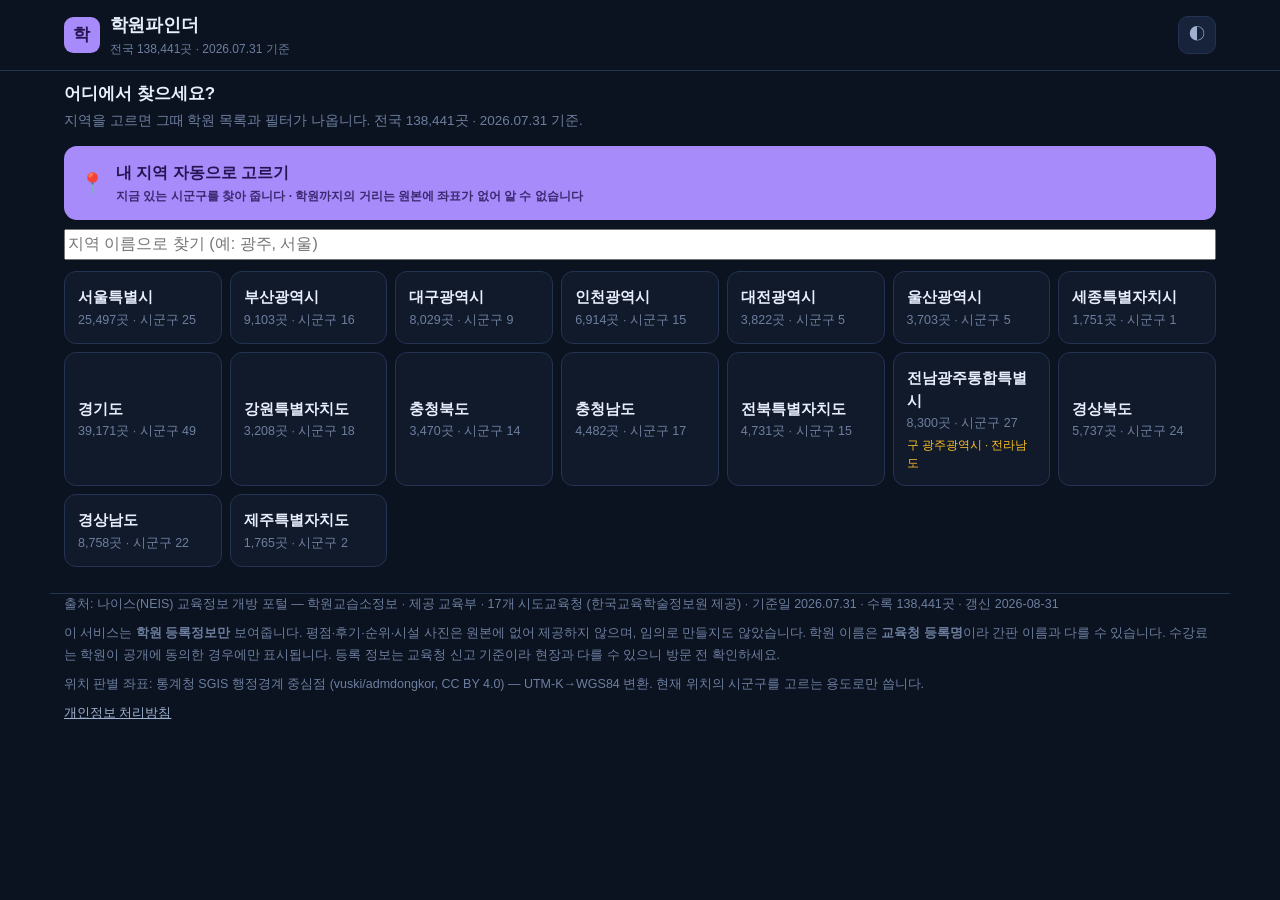
<file: hakwon-finder/index.html>
<!DOCTYPE html>
<html lang="ko">
<head>
<meta charset="UTF-8">
<meta name="viewport" content="width=device-width, initial-scale=1.0, viewport-fit=cover">
<title>학원파인더 — 전국 학원·교습소 찾기</title>
<meta name="description" content="나이스(NEIS) 교육정보 개방 포털의 학원교습소정보로 만든 전국 학원·교습소 디렉토리. 내 주변·시도·시군구·읍면동으로 찾고 전화번호·교습과정·공개 수강료를 확인합니다.">
<meta name="theme-color" content="#0b1220">
<meta name="color-scheme" content="dark light">
<link rel="manifest" href="manifest.json">
<link rel="icon" type="image/png" href="icon-192.png">
<link rel="apple-touch-icon" href="icon-192.png">
<meta property="og:type" content="website">
<meta property="og:title" content="학원파인더 — 전국 학원·교습소 찾기">
<meta property="og:description" content="교육부·시도교육청 공개데이터 기반 전국 학원·교습소 디렉토리">
<style>
  :root{
    --bg:#0b1220; --surface:#111a2b; --surface-2:#17233a; --line:#243352;
    --fg:#e8eefc; --fg-dim:#9fb0d0; --fg-mute:#6d7f9f;
    --accent:#a78bfa; --accent-fg:#241452; --accent-soft:rgba(167,139,250,.15);
    --ok:#34d399; --warn:#fbbf24; --info:#60a5fa; --void:#94a3b8;
    --call:#22c55e; --call-fg:#052e16;
    --radius:14px; --shadow:0 8px 28px rgba(0,0,0,.38);
  }
  html[data-theme="light"]{
    --bg:#f5f7fc; --surface:#ffffff; --surface-2:#eef2fa; --line:#d8e0ef;
    --fg:#131a2b; --fg-dim:#4a5670; --fg-mute:#6f7c95;
    --accent:#6d4bd8; --accent-fg:#ffffff; --accent-soft:rgba(109,75,216,.10);
    --ok:#0f8a5f; --warn:#a86500; --info:#1d63c9; --void:#66748e;
    --call:#12833f; --call-fg:#ffffff;
    --shadow:0 6px 22px rgba(20,30,60,.10);
  }
  *{box-sizing:border-box}
  html,body{margin:0;padding:0}
  body{
    background:var(--bg); color:var(--fg);
    font:16px/1.55 -apple-system,BlinkMacSystemFont,"Segoe UI","Malgun Gothic",
         "Apple SD Gothic Neo","Noto Sans KR",sans-serif;
    -webkit-text-size-adjust:100%;
  }
  a{color:var(--accent)}
  button,select,input{font:inherit;color:inherit}
  .wrap{max-width:1180px;margin:0 auto;padding:0 14px}

  /* ── 헤더 ─────────────────────────────────────── */
  header{
    position:sticky;top:0;z-index:40;background:var(--bg);
    border-bottom:1px solid var(--line);
    padding-top:env(safe-area-inset-top);
  }
  /* 조건 패널을 펼친 동안에는 붙잡지 않는다 — 화면보다 길어지면 아래쪽 칩을 못 누른다 */
  header.open{position:static}
  .hd{display:flex;align-items:center;gap:10px;padding:11px 0}
  /* 글자를 키우면(안드로이드 textZoom) 로고도 같이 커져야 제목과 안 겹친다 */
  .logo{
    width:2.1em;height:2.1em;min-width:2.1em;border-radius:.55em;background:var(--accent);
    color:var(--accent-fg);display:grid;place-items:center;
    font-weight:800;font-size:1.06em;flex:none;
  }
  .hdtxt{min-width:0;flex:1 1 auto}
  .ttl{font-weight:800;font-size:1.13em;letter-spacing:-.2px;
       overflow-wrap:anywhere;word-break:keep-all}
  .sub{font-size:.75em;color:var(--fg-mute);margin-top:1px;
       overflow-wrap:anywhere;word-break:keep-all}
  .spacer{flex:1}
  .iconbtn{
    background:var(--surface-2);border:1px solid var(--line);color:var(--fg-dim);
    border-radius:10px;min-width:38px;height:38px;padding:0 9px;cursor:pointer;font-size:16px;
  }
  .iconbtn:hover{color:var(--fg);border-color:var(--accent)}

  /* ── 필터 ─────────────────────────────────────── */
  #filters[hidden]{display:none}
  /* 폭 기준을 px 가 아니라 em 으로 잡는다 — 글자를 1.5배로 키우면 칸이 저절로
     한 줄씩 내려가서 "서울특별시 (25," 처럼 잘리지 않는다 (감사 C5) */
  .bar{display:grid;gap:8px;padding:0 0 9px;
       grid-template-columns:repeat(auto-fit,minmax(min(100%,11em),1fr))}
  .bar.qrow{grid-template-columns:1fr auto}
  .advbtn{padding:9px 14px;min-height:40px;white-space:nowrap}
  .advbtn[aria-expanded="true"]{border-color:var(--accent);color:var(--fg)}
  .advbtn .n{
    display:inline-block;margin-left:5px;background:var(--accent);color:var(--accent-fg);
    border-radius:999px;padding:0 6px;font-size:12px;font-weight:800;
  }
  #adv[hidden]{display:none}
  .field{position:relative;display:flex;align-items:center;min-width:0}
  select,.searchbox input{
    background:var(--surface);border:1px solid var(--line);border-radius:10px;
    padding:9px 11px;min-height:40px;outline:none;
  }
  /* 1.5배 글자확대에서도 안 잘리게 — 고정 max-width 금지 (감사 C5) */
  select{cursor:pointer;width:100%;min-width:0;max-width:100%}
  select:focus,.searchbox input:focus{border-color:var(--accent)}
  .searchbox{min-width:0;display:flex}
  .searchbox input{width:100%;min-width:0}
  .chip{
    background:var(--surface);border:1px solid var(--line);color:var(--fg-dim);
    border-radius:999px;padding:6px 12px;font-size:.85em;cursor:pointer;
    white-space:nowrap;
  }
  .chip[aria-pressed="true"]{
    background:var(--accent-soft);border-color:var(--accent);
    color:var(--fg);font-weight:600;
  }
  .chip:hover{border-color:var(--accent)}
  .chip.warnish[aria-pressed="true"]{
    background:color-mix(in srgb,var(--warn) 16%,transparent);border-color:var(--warn);
  }

  .frow{display:flex;align-items:flex-start;gap:8px;padding:0 0 8px}
  .frow .lbl{flex:none;font-size:.82em;color:var(--fg-mute);padding:7px 0 0;min-width:34px}
  .frow .chips{display:flex;flex-wrap:wrap;gap:6px;align-items:center}
  .subrow{margin:-3px 0 9px 42px;display:flex;flex-wrap:wrap;gap:6px}
  .chip.sub{font-size:.79em;padding:4.5px 10px}
  .hint-est{font-size:11px;color:var(--fg-mute);padding:0 0 9px 42px;
            overflow-wrap:anywhere;word-break:keep-all}

  /* ── 상태줄 ───────────────────────────────────── */
  .status{
    display:flex;align-items:baseline;gap:8px;flex-wrap:wrap;
    padding:12px 0 8px;font-size:.85em;color:var(--fg-dim);
  }
  .status b{color:var(--fg);font-size:1.15em}
  .locbar{
    display:flex;gap:8px;align-items:center;flex-wrap:wrap;margin:10px 0 0;
    padding:9px 12px;border-radius:10px;background:var(--accent-soft);
    border:1px solid var(--accent);font-size:13px;color:var(--fg-dim);
  }

  /* ── 목록 ─────────────────────────────────────── */
  .grid{display:grid;gap:9px;grid-template-columns:1fr;padding-bottom:22px}
  @media(min-width:720px){.grid{grid-template-columns:1fr 1fr}}
  @media(min-width:1040px){.grid{grid-template-columns:1fr 1fr 1fr}}
  .card{
    background:var(--surface);border:1px solid var(--line);border-radius:var(--radius);
    display:flex;align-items:stretch;overflow:hidden;
  }
  .card:hover{border-color:var(--accent)}
  .cardmain{
    background:none;border:0;padding:13px 12px 13px 14px;cursor:pointer;text-align:left;
    flex:1 1 auto;min-width:0;display:flex;flex-direction:column;gap:6px;
  }
  .card h3{margin:0;font-size:.97em;line-height:1.35;font-weight:700;
           word-break:keep-all;overflow-wrap:anywhere}
  .card .addr{font-size:.82em;color:var(--fg-dim);
              overflow-wrap:anywhere;word-break:keep-all}
  .call{
    flex:none;display:flex;flex-direction:column;align-items:center;justify-content:center;
    gap:2px;text-decoration:none;padding:0 13px;min-width:62px;
    background:var(--surface-2);border-left:1px solid var(--line);
    color:var(--call);font-size:11.5px;font-weight:700;
  }
  .call .ic{font-size:17px;line-height:1}
  .call:hover{background:var(--call);color:var(--call-fg)}
  .tags{display:flex;flex-wrap:wrap;gap:5px;margin-top:1px}
  .tag{
    font-size:.72em;padding:2.5px 8px;border-radius:999px;
    background:var(--surface-2);color:var(--fg-dim);border:1px solid var(--line);
    white-space:nowrap;
  }
  .tag.k{background:var(--accent-soft);border-color:var(--accent);color:var(--fg)}
  .tag.fee{color:var(--ok);border-color:color-mix(in srgb,var(--ok) 45%,transparent)}
  .tag.rest{color:var(--warn);border-color:color-mix(in srgb,var(--warn) 45%,transparent)}
  .tag.dorm{color:var(--info);border-color:color-mix(in srgb,var(--info) 45%,transparent)}
  .tag.tel{color:var(--call);border-color:color-mix(in srgb,var(--call) 45%,transparent)}
  .tag.stale{color:var(--warn);border-color:color-mix(in srgb,var(--warn) 45%,transparent)}

  /* ── 저장(★) ──────────────────────────────────── */
  .star{
    flex:none;background:none;border:0;border-left:1px solid var(--line);
    color:var(--fg-mute);cursor:pointer;padding:0 11px;font-size:1.15em;line-height:1;
    display:flex;align-items:center;justify-content:center;
  }
  .star[aria-pressed="true"]{color:var(--warn)}
  .star:hover{color:var(--warn)}
  .savedbtn{position:relative}
  .savedbtn .n{
    position:absolute;top:-5px;right:-5px;background:var(--warn);color:#241452;
    border-radius:999px;font-size:10.5px;font-weight:800;padding:0 5px;min-width:16px;
  }
  .savedhead{display:flex;align-items:center;gap:9px;flex-wrap:wrap;padding:12px 0 4px}
  .savedhead h2{margin:0;font-size:1.05em}
  .cmpbar{
    position:sticky;bottom:0;z-index:30;display:flex;gap:8px;align-items:center;
    flex-wrap:wrap;background:var(--surface-2);border:1px solid var(--accent);
    border-radius:12px;padding:10px 12px;margin:10px 0 20px;
  }
  .cmpcheck{
    display:flex;align-items:center;gap:6px;font-size:.8em;color:var(--fg-dim);
    padding:8px 11px;border-top:1px solid var(--line);cursor:pointer;
  }
  .cmpcheck input{width:16px;height:16px;accent-color:var(--accent)}
  .savedcard{flex-direction:column;align-items:stretch}
  .savedrow{display:flex;align-items:stretch}
  .cmpwrap{overflow-x:auto;-webkit-overflow-scrolling:touch;margin-top:10px}
  table.cmp{border-collapse:collapse;font-size:.85em;min-width:100%}
  table.cmp th,table.cmp td{
    border:1px solid var(--line);padding:7px 8px;vertical-align:top;
    text-align:left;min-width:8.2em;overflow-wrap:anywhere;word-break:keep-all;
  }
  table.cmp thead th{background:var(--surface-2);font-size:.95em}
  table.cmp tbody th{
    background:var(--surface-2);color:var(--fg-mute);font-weight:600;
    min-width:4.2em;position:sticky;left:0;
  }
  table.cmp .amt{color:var(--ok);font-weight:600}
  table.cmp a{text-decoration:none;font-weight:700;color:var(--call)}

  .more{margin:0 auto 26px;display:block}
  .btn{
    background:var(--surface-2);border:1px solid var(--line);color:var(--fg);
    border-radius:10px;padding:10px 18px;cursor:pointer;
  }
  .btn:hover{border-color:var(--accent)}
  .btn.primary{background:var(--accent);color:var(--accent-fg);border-color:var(--accent);font-weight:700}
  .btn.call{background:var(--call);color:var(--call-fg);border-color:var(--call);
            font-weight:800;flex-direction:row;gap:8px;padding:12px 18px;min-width:0}
  .btn.call:hover{opacity:.9}

  .empty{padding:34px 10px;text-align:center;color:var(--fg-mute)}
  .empty p{margin:6px 0}
  .empty .fixes{display:flex;flex-wrap:wrap;gap:7px;justify-content:center;margin-top:14px}

  /* ── 지역 고르기(첫 화면) ─────────────────────── */
  .pickwrap{padding:10px 0 26px}
  .pickwrap h2{font-size:17px;margin:0 0 4px;font-weight:800}
  .pickwrap .lede{font-size:13.5px;color:var(--fg-mute);margin:0 0 14px}
  .nearbtn{
    width:100%;display:flex;align-items:center;gap:11px;text-align:left;
    background:var(--accent);color:var(--accent-fg);border:0;border-radius:13px;
    padding:15px 16px;font-size:15.5px;font-weight:800;cursor:pointer;margin-bottom:9px;
  }
  .nearbtn .ic{font-size:20px}
  .nearbtn small{display:block;font-weight:600;opacity:.82;font-size:12px;margin-top:2px}
  .nearbtn[disabled]{opacity:.6;cursor:progress}
  .recent{
    width:100%;display:flex;align-items:center;gap:9px;text-align:left;
    background:var(--surface);border:1px solid var(--line);border-radius:13px;
    padding:13px 15px;cursor:pointer;margin-bottom:16px;color:var(--fg);
  }
  .recent:hover{border-color:var(--accent)}
  .recent b{font-weight:700}
  .geoerr{font-size:12.5px;color:var(--warn);margin:0 0 12px}
  .picksearch{width:100%;margin:0 0 11px}
  .sidogrid{display:grid;gap:8px;grid-template-columns:repeat(auto-fill,minmax(150px,1fr))}
  .sidobtn{
    background:var(--surface);border:1px solid var(--line);border-radius:12px;
    padding:13px;cursor:pointer;text-align:left;color:var(--fg);
  }
  .sidobtn:hover{border-color:var(--accent);background:var(--accent-soft)}
  .sidobtn .nm{font-weight:700;font-size:15px}
  .sidobtn .ct{font-size:12.5px;color:var(--fg-mute);margin-top:2px}
  .sidobtn .alias{font-size:11.5px;color:var(--warn);margin-top:3px}
  .backlink{background:none;border:0;color:var(--fg-dim);cursor:pointer;
            padding:6px 0;font-size:13.5px}
  .backlink:hover{color:var(--accent)}

  /* ── 상세 시트 ────────────────────────────────── */
  .backdrop{
    position:fixed;inset:0;background:rgba(4,8,18,.62);z-index:60;
    display:none;align-items:flex-end;justify-content:center;
  }
  .backdrop.on{display:flex}
  @media(min-width:720px){.backdrop.on{align-items:center}}
  .sheet{
    background:var(--surface);width:100%;max-width:620px;max-height:88vh;overflow:auto;
    border-radius:18px 18px 0 0;padding:18px 18px calc(20px + env(safe-area-inset-bottom));
    box-shadow:var(--shadow);
  }
  @media(min-width:720px){.sheet{border-radius:18px}}
  .sheet h2{margin:0 6px 2px 0;font-size:19px;line-height:1.35;
            word-break:keep-all;overflow-wrap:anywhere}
  .sheethd{display:flex;align-items:flex-start;gap:10px}
  .acts{display:flex;flex-wrap:wrap;gap:8px;margin-top:14px}
  .acts .btn{flex:1 1 auto;text-align:center;text-decoration:none;
             display:flex;align-items:center;justify-content:center;gap:7px}
  .dl{margin:14px 0 0;display:grid;grid-template-columns:minmax(72px,92px) 1fr;gap:8px 12px;font-size:14.5px}
  .dl dt{color:var(--fg-mute);font-size:13.5px}
  .dl dd{margin:0;overflow-wrap:anywhere;word-break:keep-all}
  .feelist{margin:6px 0 0;padding:0;list-style:none;display:grid;gap:4px}
  .feelist li{display:flex;justify-content:space-between;gap:12px;
              border-bottom:1px dashed var(--line);padding-bottom:3px;font-size:14px}
  .feelist .amt{color:var(--ok);font-weight:600;white-space:nowrap}
  .maplinks{display:flex;flex-wrap:wrap;gap:7px;margin-top:8px}
  .maplinks a{
    text-decoration:none;background:var(--surface-2);border:1px solid var(--line);
    color:var(--fg-dim);border-radius:9px;padding:8px 13px;font-size:13.5px;
  }
  .maplinks a:hover{border-color:var(--accent);color:var(--fg)}
  .seclbl{font-size:13px;color:var(--fg-mute);margin-top:16px}
  .notice{
    margin-top:16px;padding:11px 12px;border-radius:10px;background:var(--surface-2);
    border:1px solid var(--line);font-size:12.5px;color:var(--fg-mute);line-height:1.6;
  }
  .notice b{color:var(--fg-dim)}

  footer{
    border-top:1px solid var(--line);margin-top:8px;
    padding:18px 0 calc(26px + env(safe-area-inset-bottom));
    font-size:12.5px;color:var(--fg-mute);line-height:1.7;
  }
  footer a{color:var(--fg-dim)}
  .loading{padding:36px;text-align:center;color:var(--fg-mute)}
  .sr{position:absolute;width:1px;height:1px;overflow:hidden;clip:rect(0 0 0 0)}
  .toast{
    position:fixed;left:50%;transform:translateX(-50%);bottom:26px;z-index:80;
    background:var(--surface-2);border:1px solid var(--accent);color:var(--fg);
    border-radius:10px;padding:10px 16px;font-size:13.5px;box-shadow:var(--shadow);
  }
</style>
</head>
<body>

<header>
  <div class="wrap">
    <div class="hd">
      <div class="logo" aria-hidden="true">학</div>
      <div class="hdtxt">
        <div class="ttl">학원파인더</div>
        <div class="sub" id="hdsub">전국 학원·교습소</div>
      </div>
      <div class="spacer"></div>
      <button class="iconbtn savedbtn" id="savedBtn" title="저장한 곳"
              aria-label="저장한 곳" hidden>★</button>
      <button class="iconbtn" id="homeBtn" title="지역 다시 고르기" aria-label="지역 다시 고르기" hidden>⌂</button>
      <button class="iconbtn" id="themeBtn" title="밝게/어둡게" aria-label="밝게/어둡게 전환">◐</button>
    </div>
    <div id="filters" hidden>
      <div class="bar">
        <div class="field"><select id="selSido" aria-label="시도 선택"></select></div>
        <div class="field"><select id="selSgg" aria-label="시군구 선택"></select></div>
      </div>
      <div class="bar">
        <div class="field"><select id="selDong" aria-label="읍면동 선택"></select></div>
        <div class="field"><select id="selSort" aria-label="정렬"></select></div>
      </div>
      <div class="bar qrow">
        <div class="searchbox">
          <input id="q" type="search" placeholder="학원명 검색 (초성도 됩니다)" aria-label="학원명 검색">
        </div>
        <button class="btn advbtn" id="advBtn" type="button"
                aria-expanded="false" aria-controls="adv">조건 ▾</button>
      </div>
      <!-- 나이·과목·종류는 접어 둔다. 펼치기 전에는 목록이 화면을 차지해야 한다
           (감사 2장: 첫 화면이 통째로 필터 벽) -->
      <div id="adv" hidden>
        <div class="frow"><span class="lbl">종류</span><div class="chips" id="rowKind"></div></div>
        <div class="frow"><span class="lbl">나이</span><div class="chips" id="rowAge"></div></div>
        <div class="frow"><span class="lbl">과목</span><div class="chips" id="rowCat"></div></div>
        <div class="subrow" id="rowSub" style="display:none"></div>
        <div class="hint-est" id="estHint" style="display:none"></div>
      </div>
    </div>
  </div>
</header>

<main class="wrap" id="main">
  <div class="loading" id="boot">데이터를 불러오는 중…</div>
</main>

<footer class="wrap">
  <div id="srcline"></div>
  <p style="margin:8px 0 0">
    이 서비스는 <b>학원 등록정보만</b> 보여줍니다. 평점·후기·순위·시설 사진은 원본에 없어
    제공하지 않으며, 임의로 만들지도 않았습니다. 학원 이름은 <b>교육청 등록명</b>이라
    간판 이름과 다를 수 있습니다. 수강료는 학원이 공개에 동의한 경우에만 표시됩니다.
    등록 정보는 교육청 신고 기준이라 현장과 다를 수 있으니 방문 전 확인하세요.
  </p>
  <p style="margin:8px 0 0" id="geoattr"></p>
  <p style="margin:8px 0 0">
    <a href="privacy.html">개인정보 처리방침</a>
  </p>
</footer>

<div class="backdrop" id="backdrop" role="dialog" aria-modal="true" aria-labelledby="shTitle">
  <div class="sheet" id="sheet"></div>
</div>

<script>
"use strict";
/* ────────────────────────────────────────────────────────────────────────
   학원파인더 전국판
   데이터: 나이스(NEIS) 교육정보 개방 포털 「학원교습소정보」
   · 전화번호는 사업장 유선·대표번호만 싣는다(휴대폰·더미 제외, build.py).
   · 나이·과목은 교육청 분류값을 build 때 미리 계산해 박아 둔 것이고,
     근거가 없으면 "미표기"로 남긴다. 화면이 임의로 통과시키지 않는다.
   · 학원 좌표는 원본에 없다. 지도는 주소 검색 링크뿐이고 거리순 정렬은 없다.
     위치정보는 "지금 어느 시군구인지" 고르는 데만 쓴다.
   ──────────────────────────────────────────────────────────────────────── */

var IDX = null;                 // data/index.json
var TAX = null;                 // data/taxonomy.json
var GEO = null;                 // data/regions_geo.json (시군구 대표 좌표)
var sido = null;                // 선택된 시도 메타
var sggSel = "";                // 선택된 시군구 slug ("" = 시도 전체)
var listAll = [];               // 현재 목록(전체 후보)
var shown = 0;
var PAGE = 60;
var mode = "sgg";               // "sgg" 시군구 상세 / "search" 시도 검색색인
var cacheSgg = {};
var cacheSearch = {};
var view = "pick";              // "pick" 시도고르기 / "sgg" 시군구고르기 / "list"
var navLock = false;            // popstate 처리 중 재푸시 방지
var geoNote = "";               // 위치로 지역을 골랐을 때 안내문
var filt = {kind:"", realm:"", feeOnly:false, telOnly:false,
            age:"", cat:"", sub:"", dong:"", sort:"name"};

var AGE_UNKNOWN = "none";       // "연령 미표기" 칩 id
var SUB_UNKNOWN = "none";       // "세부 미표기" 칩 id

var SORTS = [
  ["name", "이름순 (가나다)"],
  ["reg",  "최근 등록순"],
  ["tel",  "전화 있는 곳 먼저"],
  ["fee",  "수강료 공개 먼저"]
];

/* 전남광주통합특별시(2026-07-01 출범)를 옛 이름으로 찾는 사람이 많다 */
var SIDO_ALIAS = {
  "jeonnam-gwangju": ["광주", "광주광역시", "전남", "전라남도"],
  "gangwon": ["강원", "강원도"],
  "jeonbuk": ["전북", "전라북도"],
  "sejong": ["세종"]
};
var SIDO_SUBTITLE = {
  "jeonnam-gwangju": "구 광주광역시 · 전라남도"
};

var $ = function(s){ return document.querySelector(s); };
var el = function(t,c){ var e=document.createElement(t); if(c)e.className=c; return e; };

/* ── 초성 ────────────────────────────────────────────────────────────── */
var CHO = ["ㄱ","ㄲ","ㄴ","ㄷ","ㄸ","ㄹ","ㅁ","ㅂ","ㅃ","ㅅ","ㅆ","ㅇ","ㅈ","ㅉ","ㅊ","ㅋ","ㅌ","ㅍ","ㅎ"];
function choseong(s){
  var out = "";
  for (var i=0;i<s.length;i++){
    var c = s.charCodeAt(i);
    if (c>=0xAC00 && c<=0xD7A3) out += CHO[Math.floor((c-0xAC00)/588)];
    else out += s[i];
  }
  return out;
}
function isChoOnly(s){
  if (!s) return false;
  for (var i=0;i<s.length;i++){ if (CHO.indexOf(s[i])<0) return false; }
  return true;
}
function norm(s){ return (s||"").toLowerCase().replace(/[\s·・.\-()]/g,""); }

/* ── 유틸 ────────────────────────────────────────────────────────────── */
function esc(s){
  return String(s==null?"":s).replace(/[&<>"']/g,function(c){
    return {"&":"&amp;","<":"&lt;",">":"&gt;",'"':"&quot;","'":"&#39;"}[c];
  });
}
function won(n){ return Number(n).toLocaleString("ko-KR"); }
function ymd(s){
  if(!s || s.length!==8) return "";
  return s.slice(0,4)+"."+s.slice(4,6)+"."+s.slice(6,8);
}
function getJSON(url){
  return fetch(url,{cache:"default"}).then(function(r){
    if(!r.ok) throw new Error(url+" → HTTP "+r.status);
    return r.json();
  });
}
function toast(msg){
  var t = el("div","toast"); t.textContent = msg; document.body.appendChild(t);
  setTimeout(function(){ if(t.parentNode) t.parentNode.removeChild(t); }, 2600);
}
function telHref(v){ return "tel:" + String(v).replace(/[^0-9+]/g,""); }

/* ── 분류표 접근 ─────────────────────────────────────────────────────── */
function catDef(id){
  if (!TAX) return null;
  for (var i=0;i<TAX.cats.length;i++) if (TAX.cats[i].id===id) return TAX.cats[i];
  return null;
}
function ageBit(id){
  if (!TAX) return 0;
  for (var i=0;i<TAX.ages.length;i++) if (TAX.ages[i].id===id) return TAX.ages[i].bit;
  return 0;
}
/* 나이·과목 통과 판정 — 전부 build 때 박아 둔 코드값으로만 본다.
   구판은 "신호가 없으면 전 연령 통과"였고, 그래서 유아 필터에 대학편입 학원이 나왔다.
   지금은 근거 없는 건 어느 나이 필터에도 안 나오고 '연령 미표기'로만 나온다. */
function passAge(g){
  if (!filt.age) return true;
  g = g || 0;
  if (filt.age === AGE_UNKNOWN) return g === 0;
  return (g & ageBit(filt.age)) !== 0;
}
function passCat(s, x){
  if (!filt.cat) return true;
  var cats = (s||"") ? String(s).split(",") : [];
  if (cats.indexOf(filt.cat) < 0) return false;
  if (!filt.sub) return true;
  var list = (x||"") ? String(x).split(",") : [];
  if (filt.sub === SUB_UNKNOWN){
    var pre = filt.cat + ".";
    for (var i=0;i<list.length;i++) if (list[i].indexOf(pre)===0) return false;
    return true;                 // 고른 대분류 안에서 세부 신호가 하나도 없는 곳
  }
  return list.indexOf(filt.sub) >= 0;
}

/* ── 저장(★) ─────────────────────────────────────────────────────────
   기기 안(localStorage)에만 남는다. 서버로 보내지 않고, 계정도 없다.
   저장할 때 그 시점 정보를 스냅샷으로 같이 남긴다 —
   나중에 원본이 갱신돼 그 학원이 목록에서 빠져도 무엇을 저장했는지는 보이게. */
var SAVED_KEY = "hf.saved";
var saved = (function(){
  try { return JSON.parse(localStorage.getItem(SAVED_KEY) || "{}") || {}; }
  catch(e){ return {}; }
})();
var cmpSel = [];                 // 비교로 고른 유일키(최대 3)
var CMP_MAX = 3;

function savedIds(){
  return Object.keys(saved).sort(function(a,b){
    return (saved[b].t||0) - (saved[a].t||0);   // 최근 저장 순
  });
}
function savedCount(){ return Object.keys(saved).length; }
function isSaved(id){ return !!(id && saved[id]); }
function persistSaved(){
  try { localStorage.setItem(SAVED_KEY, JSON.stringify(saved)); }
  catch(e){ toast("기기 저장공간이 가득 차 저장하지 못했습니다"); }
}
/* 스냅샷은 화면에 쓰는 값만 담는다(원본 레코드를 통째로 넣으면 저장공간이 빨리 찬다) */
function snapOf(r){
  var o = {};
  ["n","a","u","d","k","f","o","c","v","p","t","m","e","r","z","g","s","w","h","b"]
    .forEach(function(k){ if (r[k] != null && r[k] !== "") o[k] = r[k]; });
  return o;
}
function saveRec(r, sidoSlug, sggSlug){
  if (!r || !r.i) return;
  saved[r.i] = {t: Date.now(), s: sidoSlug || "", g: sggSlug || "", snap: snapOf(r)};
  persistSaved();
}
function unsaveRec(id){
  if (!id) return;
  delete saved[id];
  cmpSel = cmpSel.filter(function(x){ return x !== id; });
  persistSaved();
}
function updateSavedBadge(){
  var b = $("#savedBtn");
  if (!b) return;
  var n = savedCount();
  b.hidden = (n === 0 && view === "pick");
  b.innerHTML = "★" + (n ? '<span class="n">' + n + "</span>" : "");
  b.setAttribute("aria-label", "저장한 곳 " + n + "곳");
  b.title = "저장한 곳 " + n + "곳";
}
/* 어떤 화면에서 눌렀든 ★ 하나가 바뀌면 화면 전체를 즉시 맞춘다.
   ⚠ 저장 목록 화면에서 해제했는데 목록·개수가 그대로면 안 된다(자매앱 회귀 사례). */
function afterStarChange(){
  updateSavedBadge();
  // 열려 있는 상세의 ★ 는 어느 화면에서 눌렀든 같이 바뀌어야 한다
  var sb = $("#shStar");
  if (sb){
    var on2 = isSaved(openId);
    sb.setAttribute("aria-pressed", on2 ? "true" : "false");
    sb.textContent = on2 ? "★ 저장됨" : "☆ 저장";
  }
  if (view === "saved"){ renderSaved(); return; }
  document.querySelectorAll(".card .star").forEach(function(b){
    var on = isSaved(b.getAttribute("data-id"));
    b.setAttribute("aria-pressed", on ? "true" : "false");
    b.textContent = on ? "★" : "☆";
  });
}
/* 목록 카드의 ★ — 시도 전체(검색색인) 모드에서는 레코드가 없으므로 그때만 받아온다 */
function starBtn(row){
  var id = row.light ? null : row.rec.i;
  var b = el("button","star"); b.type = "button";
  function paint(){
    var on = isSaved(b.getAttribute("data-id"));
    b.setAttribute("aria-pressed", on ? "true" : "false");
    b.textContent = on ? "★" : "☆";
    b.setAttribute("aria-label",
      (row.light ? row.n : row.rec.n) + (on ? " 저장 해제" : " 저장"));
  }
  b.setAttribute("data-id", id || "");
  paint();
  b.addEventListener("click", function(e){
    e.stopPropagation();
    withRecord(row, function(rec, s, g){
      b.setAttribute("data-id", rec.i);
      if (isSaved(rec.i)) unsaveRec(rec.i); else saveRec(rec, s, g);
      afterStarChange();
      paint();
    });
  });
  return b;
}
/* row → 레코드. 검색색인 모드면 시군구 파일을 받아 온다(대개 이미 캐시돼 있다) */
function withRecord(row, cb){
  if (!row.light){ cb(row.rec, sido.slug, sggSel || row.rec.__g || sggSel); return; }
  var g = sido.sigungu[row.gi];
  var key = sido.slug + "/" + g.slug;
  if (cacheSgg[key]){ cb(cacheSgg[key][row.di], sido.slug, g.slug); return; }
  getJSON("data/regions/" + sido.slug + "/" + g.slug + ".json").then(function(rs){
    cacheSgg[key] = rs; cb(rs[row.di], sido.slug, g.slug);
  }).catch(function(){ toast("정보를 받지 못해 저장하지 못했습니다"); });
}

/* ── 테마 ────────────────────────────────────────────────────────────── */
(function initTheme(){
  var t = localStorage.getItem("hf.theme");
  if (t) document.documentElement.setAttribute("data-theme", t);
})();
$("#themeBtn").addEventListener("click", function(){
  var cur = document.documentElement.getAttribute("data-theme")==="light" ? "dark" : "light";
  document.documentElement.setAttribute("data-theme", cur);
  localStorage.setItem("hf.theme", cur);
  var m = document.querySelector('meta[name="theme-color"]');
  if (m) m.setAttribute("content", cur==="light" ? "#f5f7fc" : "#0b1220");
});
/* 조건 패널을 펼치면 헤더가 화면보다 길어질 수 있다(360px 폰에서 839px).
   sticky 인 채로 두면 아래쪽 칩이 영영 화면 밖에 남아 못 누른다 →
   펼친 동안에는 헤더를 일반 흐름으로 돌려 스크롤로 닿게 한다. */
function syncHeaderMode(){
  var open = $("#adv") && !$("#adv").hidden;
  document.querySelector("header").classList.toggle("open", !!open);
}
$("#savedBtn").addEventListener("click", function(){
  if (view === "saved"){ history.back(); return; }
  go("saved", true);
});
$("#advBtn").addEventListener("click", function(){
  var a = $("#adv");
  a.hidden = !a.hidden;
  syncHeaderMode();
  buildToggles();
});
$("#homeBtn").addEventListener("click", function(){
  sido = null; sggSel = ""; geoNote = "";
  filt = {kind:"", realm:"", feeOnly:false, telOnly:false,
          age:"", cat:"", sub:"", dong:"", sort:"name"};
  $("#q").value = "";
  $("#adv").hidden = true;
  syncHeaderMode();
  go("pick", true);
});

/* ── URL 상태 (뒤로가기·공유·새로고침 복원) ──────────────────────────── */
function stateToHash(){
  var p = [];
  function add(k,v){ if(v) p.push(k+"="+encodeURIComponent(v)); }
  if (view === "saved") return "#v=saved";
  if (view === "pick") return "";
  add("s", sido ? sido.slug : "");
  if (view === "sgg") { add("v","sgg"); return p.length? "#"+p.join("&") : ""; }
  add("g", sggSel);
  add("d", filt.dong);
  add("age", filt.age); add("cat", filt.cat); add("sub", filt.sub);
  add("kind", filt.kind); add("realm", filt.realm);
  if (filt.feeOnly) p.push("fee=1");
  if (filt.telOnly) p.push("tel=1");
  if (filt.sort !== "name") add("sort", filt.sort);
  var q = $("#q") ? $("#q").value.trim() : "";
  add("q", q);
  if (openId){ add("id", openId); add("dg", openSgg); }
  return p.length ? "#"+p.join("&") : "";
}
function parseHash(){
  var h = location.hash.replace(/^#/,"");
  var o = {};
  if (!h) return o;
  h.split("&").forEach(function(kv){
    var i = kv.indexOf("=");
    if (i<0) return;
    o[kv.slice(0,i)] = decodeURIComponent(kv.slice(i+1).replace(/\+/g," "));
  });
  return o;
}
function pushState(replace){
  if (navLock) return;
  var h = stateToHash();
  var url = location.pathname + location.search + h;
  try{
    if (replace) history.replaceState({t:Date.now()}, "", url);
    else history.pushState({t:Date.now()}, "", url);
  }catch(e){}
}
function go(v, push){
  view = v;
  render();
  pushState(!push);
}
window.addEventListener("popstate", function(){
  navLock = true;
  applyHash(false);
  navLock = false;
});

function applyHash(initial){
  var o = parseHash();
  if (openId && !o.id) closeSheet(true);
  if (o.v === "saved"){ view = "saved"; render(); return; }
  if (!o.s){
    sido = null; sggSel = ""; view = "pick";
    if (initial) { render(); maybeAutoLocate(); } else render();
    return;
  }
  var reg = IDX.regions.filter(function(r){return r.slug===o.s;})[0];
  if (!reg){ sido=null; view="pick"; render(); return; }
  sido = reg;
  $("#selSido").value = reg.slug;
  localStorage.setItem("hf.sido", reg.slug);
  if (o.v === "sgg" || !o.g && o.v === "sgg"){ sggSel=""; view="sgg"; buildSggSelect(); render(); return; }
  sggSel = o.g || "";
  filt.dong = o.d || "";
  filt.age  = o.age || "";
  filt.cat  = o.cat || "";
  filt.sub  = o.sub || "";
  filt.kind = o.kind || "";
  filt.realm= o.realm || "";
  filt.feeOnly = o.fee === "1";
  filt.telOnly = o.tel === "1";
  filt.sort = o.sort || "name";
  $("#q").value = o.q || "";
  view = "list";
  /* 링크로 들어왔는데 조건이 걸려 있으면 무엇이 걸렸는지 보이게 펼쳐 준다.
     ⚠ buildToggles() 를 빼먹으면 결과는 걸러지는데 칩은 '전체'로 보인다 —
        공유 링크를 받은 사람이 왜 이 목록인지 알 수 없게 된다. */
  var anyFilt = !!(filt.age || filt.cat || filt.sub || filt.kind || filt.realm ||
                   filt.feeOnly || filt.telOnly);
  $("#selSort").value = filt.sort;
  if (anyFilt) $("#adv").hidden = false;
  buildToggles();
  syncHeaderMode();
  buildSggSelect();
  var wantId = o.id || "";
  var wantSgg = o.dg || "";
  loadCurrent(function(){
    if (wantId) openById(wantId, wantSgg);
  });
}

/* ── 부팅 ────────────────────────────────────────────────────────────── */
Promise.all([
  getJSON("data/index.json"),
  getJSON("data/taxonomy.json").catch(function(){ return null; }),
  getJSON("data/regions_geo.json").catch(function(){ return null; })
]).then(function(all){
  IDX = all[0]; TAX = all[1]; GEO = all[2];
  if (!TAX) TAX = {ages:[], cats:[], basis:{}};
  buildSidoSelect();
  buildSortSelect();
  buildToggles();
  var d = IDX;
  $("#srcline").innerHTML =
    "출처: " + esc(d.source.name) + " · 제공 " + esc(d.source.provider) +
    " · 기준일 " + ymd(d.basis_date) + " · 수록 " + won(d.total) + "곳" +
    " · 갱신 " + d.built_at;
  $("#hdsub").textContent = "전국 " + won(d.total) + "곳 · " + ymd(d.basis_date) + " 기준";
  if (GEO && GEO.attribution)
    $("#geoattr").textContent = "위치 판별 좌표: " + GEO.attribution;
  applyHash(true);
}).catch(function(e){
  $("#boot").innerHTML = "데이터를 불러오지 못했습니다.<br><small>"+esc(e.message)+"</small>";
});

function buildSidoSelect(){
  var s = $("#selSido");
  s.innerHTML = '<option value="">시도 선택</option>';
  IDX.regions.forEach(function(r){
    var o = el("option"); o.value=r.slug;
    o.textContent = r.name + " (" + won(r.count) + ")";
    s.appendChild(o);
  });
  s.addEventListener("change", function(){
    var slug = s.value;
    if (!slug){ sido=null; sggSel=""; go("pick", true); return; }
    sido = IDX.regions.filter(function(r){return r.slug===slug;})[0];
    localStorage.setItem("hf.sido", slug);
    sggSel = ""; filt.dong = ""; geoNote = "";
    buildSggSelect();
    go("sgg", true);
  });
  $("#selSgg").addEventListener("change", function(){
    sggSel = $("#selSgg").value; filt.dong = "";
    view = "list";
    loadCurrent(); pushState(false);
  });
  $("#selDong").addEventListener("change", function(){
    filt.dong = $("#selDong").value;
    applyAndRender(); pushState(true);
  });
  var t=null;
  $("#q").addEventListener("input", function(){
    clearTimeout(t);
    t = setTimeout(function(){
      if (view==="list" && mode==="search" && !cacheSearch[sido.slug]){ loadCurrent(); return; }
      applyAndRender(); pushState(true);
    }, 180);
  });
}
function buildSortSelect(){
  var s = $("#selSort");
  s.innerHTML = "";
  SORTS.forEach(function(kv){
    var o = el("option"); o.value=kv[0]; o.textContent=kv[1];
    s.appendChild(o);
  });
  s.value = filt.sort;
  s.addEventListener("change", function(){
    filt.sort = s.value; applyAndRender(); pushState(true);
  });
}

function buildToggles(){
  function chip(box, label, on, fn, cls){
    var b = el("button","chip"+(cls?" "+cls:""));
    b.type="button"; b.textContent=label;
    b.setAttribute("aria-pressed", on?"true":"false");
    b.addEventListener("click", function(){
      fn(b.getAttribute("aria-pressed")!=="true");
      buildToggles(); applyAndRender(); pushState(true);
    });
    box.appendChild(b);
  }
  /* 종류 행: 학원/교습소/전화/수강료 + 분야 select */
  var rk = $("#rowKind"); rk.innerHTML = "";
  chip(rk, "학원", filt.kind==="학원", function(v){ filt.kind = v?"학원":""; });
  chip(rk, "교습소", filt.kind==="교습소", function(v){ filt.kind = v?"교습소":""; });
  chip(rk, "☎ 전화 있음", filt.telOnly, function(v){ filt.telOnly = v; });
  chip(rk, "수강료 공개", filt.feeOnly, function(v){ filt.feeOnly = v; });
  var sel = el("select");
  sel.setAttribute("aria-label","분야 선택");
  sel.style.maxWidth = "190px";
  sel.innerHTML = '<option value="">분야 전체</option>';
  IDX.realms.forEach(function(r){
    var o=el("option"); o.value=r.name;
    o.textContent = r.name + " (" + won(r.count) + ")";
    if (r.name===filt.realm) o.selected = true;
    sel.appendChild(o);
  });
  sel.addEventListener("change", function(){
    filt.realm = sel.value; applyAndRender(); pushState(true);
  });
  rk.appendChild(sel);

  /* 나이 행 — '연령 미표기'를 별도 칩으로 준다 */
  var ra = $("#rowAge"); ra.innerHTML = "";
  chip(ra, "전체", filt.age==="", function(){ filt.age=""; });
  (TAX.ages||[]).forEach(function(a){
    chip(ra, a.name, filt.age===a.id, function(v){ filt.age = v ? a.id : ""; });
  });
  chip(ra, TAX.age_unknown_label || "연령 미표기", filt.age===AGE_UNKNOWN,
       function(v){ filt.age = v ? AGE_UNKNOWN : ""; }, "warnish");

  /* 과목 행 + 세부 행 */
  var rc = $("#rowCat"); rc.innerHTML = "";
  chip(rc, "전체", filt.cat==="", function(){ filt.cat=""; filt.sub=""; });
  (TAX.cats||[]).forEach(function(cdef){
    var label = cdef.name + (cdef.subs && cdef.subs.length ? " ▸" : "");
    chip(rc, label, filt.cat===cdef.id, function(v){
      filt.cat = v ? cdef.id : ""; filt.sub = "";
    });
  });
  var rs = $("#rowSub"); rs.innerHTML = "";
  var cur = catDef(filt.cat);
  if (cur && cur.subs && cur.subs.length){
    rs.style.display = "flex";
    chip(rs, "전체", filt.sub==="", function(){ filt.sub=""; }, "sub");
    cur.subs.forEach(function(sd){
      chip(rs, sd.name, filt.sub===sd.id, function(v){ filt.sub = v ? sd.id : ""; }, "sub");
    });
    chip(rs, TAX.sub_unknown_label || "세부 미표기", filt.sub===SUB_UNKNOWN,
         function(v){ filt.sub = v ? SUB_UNKNOWN : ""; }, "sub warnish");
  } else {
    rs.style.display = "none";
  }

  /* 접어 둔 채로도 몇 개가 걸려 있는지 보이게 */
  var nOn = 0;
  if (filt.kind) nOn++;
  if (filt.realm) nOn++;
  if (filt.feeOnly) nOn++;
  if (filt.telOnly) nOn++;
  if (filt.age) nOn++;
  if (filt.cat) nOn++;
  if (filt.sub) nOn++;
  var ab = $("#advBtn");
  if (ab){
    var open = $("#adv") && !$("#adv").hidden;
    ab.innerHTML = "조건 " + (open ? "▴" : "▾") +
                   (nOn ? '<span class="n">' + nOn + "</span>" : "");
    ab.setAttribute("aria-expanded", open ? "true" : "false");
  }

  var hint = [];
  if (filt.age) hint.push(TAX.basis && TAX.basis.age ? TAX.basis.age : "");
  if (filt.cat) hint.push(TAX.basis && TAX.basis.cat ? TAX.basis.cat : "");
  if (filt.sub) hint.push(TAX.basis && TAX.basis.sub ? TAX.basis.sub : "");
  if (filt.cat==="lang" && filt.sub==="en" && TAX.basis && TAX.basis.brand_en)
    hint.push(TAX.basis.brand_en);
  var hh = $("#estHint");
  hh.textContent = hint.filter(Boolean).join(" ");
  hh.style.display = hint.length ? "block" : "none";
}

/* ── 첫 화면: 지역 고르기 ────────────────────────────────────────────── */
function sidoMatches(r, q){
  if (!q) return true;
  var n = norm(q);
  if (norm(r.name).indexOf(n) >= 0) return true;
  var al = SIDO_ALIAS[r.slug] || [];
  for (var i=0;i<al.length;i++) if (norm(al[i]).indexOf(n)>=0 || n.indexOf(norm(al[i]))>=0) return true;
  return false;
}
var pickQuery = "";
function renderSidoPicker(){
  var m = $("#main");
  m.innerHTML = "";
  var w = el("div","pickwrap");
  var h = el("h2"); h.textContent = "어디에서 찾으세요?";
  w.appendChild(h);
  var p = el("p","lede");
  p.textContent = "지역을 고르면 그때 학원 목록과 필터가 나옵니다. 전국 " +
                  won(IDX.total) + "곳 · " + ymd(IDX.basis_date) + " 기준.";
  w.appendChild(p);

  if (GEO && GEO.rows && GEO.rows.length && navigator.geolocation){
    var nb = el("button","nearbtn"); nb.type="button"; nb.id="nearBtn";
    nb.innerHTML = '<span class="ic" aria-hidden="true">📍</span><span>내 지역 자동으로 고르기' +
                   '<small>지금 있는 시군구를 찾아 줍니다 · 학원까지의 거리는 ' +
                   '원본에 좌표가 없어 알 수 없습니다</small></span>';
    nb.addEventListener("click", function(){ locateMe(nb); });
    w.appendChild(nb);
  }
  if (geoErr){
    var ge = el("p","geoerr"); ge.textContent = geoErr; w.appendChild(ge);
  }

  if (savedCount()){
    var sv = el("button","recent"); sv.type="button";
    sv.style.borderColor = "var(--warn)";
    sv.innerHTML = '<span aria-hidden="true">★</span><span>저장한 곳 <b>'+
                   won(savedCount())+'곳</b> 보기 · 2~3곳 나란히 비교</span>';
    sv.addEventListener("click", function(){ go("saved", true); });
    w.appendChild(sv);
  }
  var last = localStorage.getItem("hf.sido");
  var lastReg = last && IDX.regions.filter(function(r){return r.slug===last;})[0];
  if (lastReg){
    var rb = el("button","recent"); rb.type="button";
    rb.innerHTML = '<span aria-hidden="true">↩</span><span>최근 본 지역 · <b>'+
                   esc(lastReg.name)+'</b> 다시 보기</span>';
    rb.addEventListener("click", function(){
      sido = lastReg; $("#selSido").value = lastReg.slug;
      sggSel=""; buildSggSelect(); go("sgg", true);
    });
    w.appendChild(rb);
  }

  var ps = el("input","picksearch"); ps.type="search";
  ps.placeholder = "지역 이름으로 찾기 (예: 광주, 서울)";
  ps.setAttribute("aria-label","지역 이름으로 찾기");
  ps.value = pickQuery;
  ps.addEventListener("input", function(){
    pickQuery = ps.value.trim();
    fillSidoGrid(g, pickQuery);
  });
  w.appendChild(ps);

  var g = el("div","sidogrid");
  w.appendChild(g);
  m.appendChild(w);
  fillSidoGrid(g, pickQuery);
  if (pickQuery) ps.focus();
}
function fillSidoGrid(g, q){
  g.innerHTML = "";
  var hit = 0;
  IDX.regions.forEach(function(r){
    if (!sidoMatches(r, q)) return;
    hit++;
    var b = el("button","sidobtn"); b.type="button";
    var sub = SIDO_SUBTITLE[r.slug];
    b.innerHTML = '<div class="nm">'+esc(r.name)+'</div>'+
                  '<div class="ct">'+won(r.count)+'곳 · 시군구 '+
                  r.sigungu.filter(function(s){return s.name!=="(주소 불명)";}).length+'</div>'+
                  (sub ? '<div class="alias">'+esc(sub)+'</div>' : '');
    b.addEventListener("click", function(){
      sido = r; $("#selSido").value = r.slug;
      localStorage.setItem("hf.sido", r.slug);
      sggSel=""; filt.dong=""; buildSggSelect(); go("sgg", true);
    });
    g.appendChild(b);
  });
  if (!hit){
    var e = el("div","empty");
    e.innerHTML = "<p>그 이름의 지역이 없습니다.</p>"+
      "<p><small>2026년 7월부터 광주광역시와 전라남도는 "+
      "<b>전남광주통합특별시</b> 하나로 합쳐졌습니다.</small></p>";
    g.appendChild(e);
  }
}

/* ── 저장한 곳 화면 ──────────────────────────────────────────────────
   저장 목록은 **최신 데이터를 우선**으로 보여준다.
   시군구 파일을 다시 받아 유일키로 최신 레코드를 찾고,
   찾지 못하면(원본에서 빠졌거나 못 받으면) 저장 시점 스냅샷을 쓰고 그렇다고 밝힌다. */
var savedFresh = {};              // id → {rec, stale, changed}
var savedToken = 0;               // 늦게 도착한 로드가 다른 화면을 덮어쓰지 못하게
function loadSavedRecords(done){
  var ids = savedIds();
  if (!ids.length){ savedFresh = {}; done(); return; }
  var need = {};
  ids.forEach(function(id){
    var m = saved[id];
    if (m.s && m.g) need[m.s + "/" + m.g] = true;
  });
  var keys = Object.keys(need);
  var left = keys.length;
  function finish(){
    savedFresh = {};
    ids.forEach(function(id){
      var m = saved[id], rec = null;
      var arr = (m.s && m.g) ? cacheSgg[m.s + "/" + m.g] : null;
      if (arr){
        for (var i = 0; i < arr.length; i++)
          if (arr[i].i === id){ rec = arr[i]; break; }
      }
      if (rec){
        var sn = m.snap || {};
        var changed = ["n","a","v","p"].some(function(k){
          return (rec[k] || "") !== (sn[k] || "");
        });
        savedFresh[id] = {rec: rec, stale: false, changed: changed};
      } else {
        savedFresh[id] = {rec: m.snap || {}, stale: true, changed: false};
      }
      savedFresh[id].rec = savedFresh[id].rec || {};
      savedFresh[id].rec.i = id;
      savedFresh[id].loc = {s: m.s, g: m.g};
      savedFresh[id].at = m.t;
    });
    done();
  }
  if (!left){ finish(); return; }
  keys.forEach(function(k){
    if (cacheSgg[k]){ if (--left === 0) finish(); return; }
    var p = k.split("/");
    getJSON("data/regions/" + p[0] + "/" + p[1] + ".json").then(function(rs){
      cacheSgg[k] = rs;
    }).catch(function(){}).then(function(){
      if (--left === 0) finish();
    });
  });
}

function renderSaved(){
  curRows = []; shown = 0;          // 목록의 남은 페이지가 여기 붙지 않게
  $("#filters").hidden = true;
  $("#homeBtn").hidden = false;
  updateSavedBadge();
  var m = $("#main");
  var ids = savedIds();
  cmpSel = cmpSel.filter(function(x){ return isSaved(x); });
  if (!ids.length){
    m.innerHTML = "";
    var w0 = el("div","pickwrap");
    var b0 = el("button","backlink"); b0.type = "button";
    b0.textContent = "← 지역 고르기로";
    b0.addEventListener("click", function(){ go("pick", true); });
    w0.appendChild(b0);
    var e0 = el("div","empty");
    e0.innerHTML = "<p>아직 저장한 학원이 없습니다.</p>" +
      "<p><small>목록이나 상세 화면의 <b>☆</b>를 누르면 여기에 모입니다. " +
      "저장은 이 기기 안에만 남고 어디로도 전송되지 않습니다.</small></p>";
    w0.appendChild(e0);
    m.appendChild(w0);
    return;
  }
  m.innerHTML = '<div class="loading">저장한 곳을 불러오는 중…</div>';
  var myToken = ++savedToken;
  loadSavedRecords(function(){
    if (myToken !== savedToken || view !== "saved") return;   // 그새 화면이 바뀌었다
    paintSaved();
  });
}

function paintSaved(){
  if (view !== "saved") return;
  var m = $("#main");
  m.innerHTML = "";
  var ids = savedIds();

  var hd = el("div","savedhead");
  var back = el("button","backlink"); back.type = "button";
  back.textContent = "← 지역 고르기로";
  back.addEventListener("click", function(){ go("pick", true); });
  hd.appendChild(back);
  m.appendChild(hd);

  var st = el("div","status");
  st.innerHTML = "★ 저장한 곳 <b>" + won(ids.length) + "</b>곳" +
    ' <span style="color:var(--fg-mute)">— 이 기기에만 저장됩니다. ' +
    '2~3곳을 골라 나란히 비교할 수 있습니다.</span>';
  m.appendChild(st);

  var g = el("div","grid"); g.id = "savedgrid";
  ids.forEach(function(id){
    var e = savedFresh[id];
    if (!e) return;
    var r = e.rec;
    var c = el("div","card savedcard");
    var rowbox = el("div","savedrow");

    var main = el("button","cardmain"); main.type = "button";
    var h = el("h3"); h.textContent = r.n || "(이름 없음)"; main.appendChild(h);
    var a = el("div","addr");
    a.textContent = r.a || ((r.u || "") + (r.d ? " " + r.d : "")) || "(주소 없음)";
    main.appendChild(a);
    var t = el("div","tags");
    if (r.k) t.appendChild(tagOf(r.k, "k"));
    if (r.f) t.appendChild(tagOf(r.f));
    if (r.p) t.appendChild(tagOf("수강료 공개", "fee"));
    if (e.stale) t.appendChild(tagOf("저장 시점 정보", "stale"));
    else if (e.changed) t.appendChild(tagOf("정보 바뀜", "stale"));
    main.appendChild(t);
    if (e.stale){
      var note = el("div","addr");
      note.style.color = "var(--warn)";
      note.textContent = "지금 목록에서는 찾지 못해 저장할 때의 정보를 보여줍니다 " +
                         "(" + ymdOf(e.at) + " 저장). 폐원·이전·번호 변경일 수 있습니다.";
      main.appendChild(note);
    }
    main.addEventListener("click", function(){
      openSgg = e.loc.g || openSgg;
      showSheet(r, true);          // 저장 화면 위에 겹쳐 여는 것이라 히스토리를 쌓지 않는다
    });
    rowbox.appendChild(main);

    if (r.v){
      var call = el("a","call");
      call.href = telHref(r.v);
      call.setAttribute("aria-label", (r.n || "") + " 전화 걸기 " + r.v);
      call.innerHTML = '<span class="ic" aria-hidden="true">☎</span><span>전화</span>';
      rowbox.appendChild(call);
    }
    var sbtn = el("button","star"); sbtn.type = "button";
    sbtn.setAttribute("data-id", id);
    sbtn.setAttribute("aria-pressed", "true");
    sbtn.setAttribute("aria-label", (r.n || "") + " 저장 해제");
    sbtn.textContent = "★";
    sbtn.addEventListener("click", function(ev){
      ev.stopPropagation();
      unsaveRec(id);
      afterStarChange();          // 저장 목록이면 즉시 다시 그린다
    });
    rowbox.appendChild(sbtn);
    c.appendChild(rowbox);

    var lab = el("label","cmpcheck");
    var cb = el("input"); cb.type = "checkbox";
    cb.checked = cmpSel.indexOf(id) >= 0;
    cb.addEventListener("change", function(){
      if (cb.checked){
        if (cmpSel.length >= CMP_MAX){
          cb.checked = false;
          toast("비교는 최대 " + CMP_MAX + "곳까지 됩니다");
          return;
        }
        cmpSel.push(id);
      } else {
        cmpSel = cmpSel.filter(function(x){ return x !== id; });
      }
      paintSaved();
    });
    lab.appendChild(cb);
    lab.appendChild(document.createTextNode("비교에 담기"));
    c.appendChild(lab);
    g.appendChild(c);
  });
  m.appendChild(g);

  var bar = el("div","cmpbar");
  if (cmpSel.length < 2){
    bar.innerHTML = '<span>비교할 학원을 <b>2~' + CMP_MAX +
                    '곳</b> 고르세요 (지금 ' + cmpSel.length + '곳)</span>';
  } else {
    var sp = el("span");
    sp.innerHTML = "<b>" + cmpSel.length + "곳</b> 선택됨";
    bar.appendChild(sp);
    var go2 = el("button","btn primary"); go2.type = "button"; go2.id = "cmpBtn";
    go2.textContent = "나란히 비교하기";
    go2.addEventListener("click", showCompare);
    bar.appendChild(go2);
    var clr = el("button","btn"); clr.type = "button";
    clr.textContent = "선택 해제";
    clr.addEventListener("click", function(){ cmpSel = []; paintSaved(); });
    bar.appendChild(clr);
  }
  m.appendChild(bar);
}
function ymdOf(ms){
  if (!ms) return "";
  var d = new Date(ms);
  return d.getFullYear() + "." + ("0"+(d.getMonth()+1)).slice(-2) +
         "." + ("0"+d.getDate()).slice(-2);
}

/* ── 비교 ────────────────────────────────────────────────────────────── */
function ageText(gbits){
  if (!gbits) return TAX.age_unknown_label || "연령 미표기";
  var out = [];
  (TAX.ages || []).forEach(function(a){ if (gbits & a.bit) out.push(a.name); });
  return out.join(" · ") || (TAX.age_unknown_label || "연령 미표기");
}
function catText(scodes, subcodes){
  var cs = (scodes || "") ? String(scodes).split(",") : [];
  if (!cs.length) return "미분류";
  var subs = (subcodes || "") ? String(subcodes).split(",") : [];
  return cs.map(function(cid){
    var cd = catDef(cid);
    var nm = cd ? cd.name : cid;
    var mine = subs.filter(function(s){ return s.indexOf(cid + ".") === 0; });
    if (cd && cd.subs && mine.length){
      var names = mine.map(function(s){
        var f = cd.subs.filter(function(x){ return x.id === s; })[0];
        return f ? f.name : "";
      }).filter(Boolean);
      if (names.length) nm += " (" + names.join(", ") + ")";
    }
    return nm;
  }).join(" / ");
}
function feeText(p){
  if (!p) return "공개 안 함";
  return parseFees(p).map(function(f){
    return f.name + " " + f.amt;
  }).join("\n");
}
function showCompare(){
  var picks = cmpSel.map(function(id){ return savedFresh[id]; }).filter(Boolean);
  if (picks.length < 2) return;
  var rows = [
    ["구분",   function(e){ return e.rec.k || "—"; }],
    ["과목",   function(e){ return catText(e.rec.s, e.rec.w); }],
    ["대상 연령", function(e){ return ageText(e.rec.g || 0); }],
    ["전화",   function(e){ return e.rec.v || "원본에 없음"; }],
    ["주소",   function(e){ return e.rec.a || "—"; }],
    ["읍면동", function(e){ return e.rec.d || "동 미표기"; }],
    ["수강료", function(e){ return feeText(e.rec.p); }],
    ["정원",   function(e){ return e.rec.t ? won(e.rec.t) + "명" : "—"; }],
    ["개설일", function(e){ return e.rec.e ? ymd(e.rec.e) : "—"; }],
    ["기준",   function(e){ return e.stale ? "저장 시점(" + ymdOf(e.at) + ")"
                                           : "최신 데이터"; }]
  ];
  var html = '<div class="sheethd"><h2 id="shTitle">나란히 비교 — ' +
             picks.length + '곳</h2><div class="spacer"></div>' +
             '<button class="iconbtn" id="closeBtn" aria-label="닫기">✕</button></div>' +
             '<div style="font-size:12px;color:var(--fg-mute);margin-top:2px">' +
             '교육청 등록정보만 비교합니다. 평점·후기·수업 시간은 원본에 없습니다.</div>' +
             '<div class="cmpwrap"><table class="cmp"><thead><tr><th></th>';
  picks.forEach(function(e){ html += "<th>" + esc(e.rec.n || "") + "</th>"; });
  html += "</tr></thead><tbody>";
  rows.forEach(function(kv){
    html += "<tr><th>" + esc(kv[0]) + "</th>";
    picks.forEach(function(e){
      var v = kv[1](e);
      if (kv[0] === "전화" && e.rec.v)
        html += '<td><a href="' + esc(telHref(e.rec.v)) + '">☎ ' + esc(e.rec.v) + "</a></td>";
      else if (kv[0] === "수강료" && e.rec.p)
        html += '<td class="amt">' + esc(v).replace(/\n/g, "<br>") + "</td>";
      else
        html += "<td>" + esc(v).replace(/\n/g, "<br>") + "</td>";
    });
    html += "</tr>";
  });
  html += "</tbody></table></div>";
  html += '<div class="notice"><b>비교에 쓴 값의 출처</b><br>' +
          '전부 교육청 신고 등록정보입니다. 수강료는 학원이 공개에 동의한 경우만 있고, ' +
          '수업 시간·횟수가 원본에 없어 월 기준인지 회당인지는 알 수 없습니다.</div>';
  var s = $("#sheet");
  s.innerHTML = html;
  $("#backdrop").classList.add("on");
  document.body.style.overflow = "hidden";
  $("#closeBtn").addEventListener("click", function(){ closeSheet(true); });
  s.scrollTop = 0;
}

/* ── 두 번째 화면: 시군구 고르기 ─────────────────────────────────────── */
function renderSggPicker(){
  var m = $("#main");
  m.innerHTML = "";
  var w = el("div","pickwrap");
  var back = el("button","backlink"); back.type="button";
  back.textContent = "← 다른 시도 고르기";
  back.addEventListener("click", function(){ sido=null; $("#selSido").value=""; go("pick", true); });
  w.appendChild(back);
  var h = el("h2"); h.textContent = sido.name + " — 어느 시군구인가요?";
  w.appendChild(h);
  var p = el("p","lede");
  p.textContent = "시군구를 고르면 주소·전화·교습과정까지 보이고 읍면동으로 더 좁힐 수 있습니다.";
  w.appendChild(p);
  if (geoNote){
    var gn = el("div","locbar"); gn.textContent = geoNote;
    w.appendChild(gn);
  }

  var g = el("div","sidogrid");
  var near = nearestOrder();
  var list = sido.sigungu.filter(function(s){ return s.name !== "(주소 불명)"; });
  if (near) list = list.slice().sort(function(a,b){
    var da = near[a.slug], db = near[b.slug];
    if (da==null && db==null) return a.name.localeCompare(b.name,"ko");
    if (da==null) return 1;
    if (db==null) return -1;
    return da-db;
  });
  list.forEach(function(s){
    var b = el("button","sidobtn"); b.type="button";
    var dkm = near && near[s.slug]!=null ? (" · 약 "+Math.round(near[s.slug])+"km") : "";
    b.innerHTML = '<div class="nm">'+esc(s.name)+'</div>'+
                  '<div class="ct">'+won(s.count)+'곳'+esc(dkm)+'</div>';
    b.addEventListener("click", function(){
      sggSel = s.slug; filt.dong=""; $("#selSgg").value = s.slug;
      view = "list"; loadCurrent(); pushState(false);
    });
    g.appendChild(b);
  });
  var all = el("button","sidobtn"); all.type="button";
  all.style.gridColumn = "1 / -1";
  all.innerHTML = '<div class="nm">'+esc(sido.name)+' 전체에서 이름으로 찾기</div>'+
                  '<div class="ct">'+won(sido.count)+'곳 · 검색색인 '+
                  Math.round(sido.search_bytes/1024)+'KB 를 내려받습니다</div>';
  all.addEventListener("click", function(){
    sggSel = ""; $("#selSgg").value = "";
    view = "list"; loadCurrent(); pushState(false);
  });
  g.appendChild(all);
  w.appendChild(g);
  m.appendChild(w);
}

/* ── 위치 ────────────────────────────────────────────────────────────── */
var geoErr = "";
var myPos = null;
function haversine(a1,o1,a2,o2){
  var R=6371, t=Math.PI/180;
  var dA=(a2-a1)*t, dO=(o2-o1)*t;
  var s=Math.sin(dA/2)*Math.sin(dA/2)+
        Math.cos(a1*t)*Math.cos(a2*t)*Math.sin(dO/2)*Math.sin(dO/2);
  return 2*R*Math.asin(Math.min(1,Math.sqrt(s)));
}
function nearestOrder(){
  if (!myPos || !GEO || !sido) return null;
  var out = {}, any=false;
  GEO.rows.forEach(function(r){
    if (r[0] !== sido.slug) return;
    out[r[1]] = haversine(myPos.lat, myPos.lng, r[2], r[3]);
    any = true;
  });
  return any ? out : null;
}
function nearestSgg(lat,lng){
  var best=null, bd=1e9;
  GEO.rows.forEach(function(r){
    var d = haversine(lat,lng,r[2],r[3]);
    if (d<bd){ bd=d; best=r; }
  });
  return best ? {sido:best[0], sgg:best[1], km:bd} : null;
}
function locateMe(btn){
  if (!navigator.geolocation || !GEO) return;
  geoErr = "";
  if (btn){ btn.disabled = true; btn.querySelector("small").textContent = "위치를 확인하는 중…"; }
  navigator.geolocation.getCurrentPosition(function(pos){
    myPos = {lat:pos.coords.latitude, lng:pos.coords.longitude};
    var hit = nearestSgg(myPos.lat, myPos.lng);
    if (!hit){ geoErr = "위치는 받았지만 가까운 지역을 찾지 못했습니다."; render(); return; }
    var reg = IDX.regions.filter(function(r){return r.slug===hit.sido;})[0];
    if (!reg){ geoErr = "위치에 해당하는 지역 데이터가 없습니다."; render(); return; }
    var sg = reg.sigungu.filter(function(s){return s.slug===hit.sgg;})[0];
    sido = reg; sggSel = hit.sgg; filt.dong = "";
    $("#selSido").value = reg.slug; buildSggSelect(); $("#selSgg").value = hit.sgg;
    localStorage.setItem("hf.sido", reg.slug);
    geoNote = "현재 위치에서 가장 가까운 " + reg.name +
              (sg ? " " + sg.name : "") +
              "로 맞췄습니다. 다르면 위에서 지역을 바꾸세요.";
    view = "list"; loadCurrent(); pushState(false);
  }, function(err){
    geoErr = err.code === 1
      ? "위치 권한이 거부되어 아래에서 지역을 골라야 합니다."
      : "위치를 받지 못했습니다(" + esc(err.message) + "). 아래에서 지역을 고르세요.";
    if (btn){ btn.disabled = false; btn.querySelector("small").textContent =
              "지금 있는 시군구를 찾아 줍니다 · 학원까지의 거리는 원본에 좌표가 없어 알 수 없습니다"; }
    render();
  }, {enableHighAccuracy:false, timeout:8000, maximumAge:600000});
}
/* 이미 위치 권한을 준 사용자는 첫 화면부터 '내 주변'으로 연다 */
function maybeAutoLocate(){
  if (!GEO || !navigator.geolocation || !navigator.permissions ||
      !navigator.permissions.query || location.hash) return;
  try{
    navigator.permissions.query({name:"geolocation"}).then(function(p){
      if (p.state === "granted" && view === "pick") locateMe(null);
    }).catch(function(){});
  }catch(e){}
}

/* ── 데이터 로드 ─────────────────────────────────────────────────────── */
function loadCurrent(done){
  if (!sido) return;
  $("#filters").hidden = false;
  $("#homeBtn").hidden = false;
  updateSavedBadge();
  if (sggSel){
    mode = "sgg";
    var key = sido.slug+"/"+sggSel;
    if (cacheSgg[key]){ listAll = cacheSgg[key]; applyAndRender(); if(done)done(); return; }
    busy("목록을 불러오는 중…");
    getJSON("data/regions/"+sido.slug+"/"+sggSel+".json").then(function(rs){
      cacheSgg[key] = rs; listAll = rs; applyAndRender(); if(done)done();
    }).catch(fail);
  } else {
    mode = "search";
    if (cacheSearch[sido.slug]){ applyAndRender(); if(done)done(); return; }
    busy("시도 전체 목록을 준비하는 중… (" +
         Math.round(sido.search_bytes/1024) + "KB)");
    getJSON("data/search/"+sido.slug+".json").then(function(ix){
      ix.cho = ix.n.map(function(x){ return choseong(x); });
      ix.nn  = ix.n.map(function(x){ return norm(x); });
      cacheSearch[sido.slug] = ix;
      applyAndRender(); if(done)done();
    }).catch(fail);
  }
}
function busy(msg){ $("#main").innerHTML = '<div class="loading">'+esc(msg)+'</div>'; }
function fail(e){
  $("#main").innerHTML = '<div class="empty"><p>불러오지 못했습니다.</p><p><small>'+
                         esc(e.message)+'</small></p></div>';
}

function render(){
  syncHeaderMode();
  updateSavedBadge();
  if (view === "saved"){
    $("#filters").hidden = true;
    $("#homeBtn").hidden = false;
    renderSaved();
  } else if (view === "pick"){
    $("#filters").hidden = true;
    $("#homeBtn").hidden = true;
    renderSidoPicker();
  } else if (view === "sgg"){
    $("#filters").hidden = false;
    $("#homeBtn").hidden = false;
    buildToggles();
    renderSggPicker();
  } else {
    $("#filters").hidden = false;
    $("#homeBtn").hidden = false;
    buildToggles();
    applyAndRender();
  }
}

function buildSggSelect(){
  var s = $("#selSgg");
  if (!sido){ s.innerHTML='<option value="">시군구</option>'; s.disabled=true; return; }
  s.disabled = false;
  s.innerHTML = '<option value="">시군구 전체 ('+won(sido.count)+')</option>';
  sido.sigungu.forEach(function(g){
    var o=el("option"); o.value=g.slug;
    o.textContent = g.name + " (" + won(g.count) + ")";
    s.appendChild(o);
  });
  s.value = sggSel;
  buildDongSelect();
}
function buildDongSelect(){
  var s = $("#selDong");
  if (mode !== "sgg" || !sggSel || !listAll.length){
    s.innerHTML = '<option value="">읍면동</option>';
    s.disabled = true;
    return;
  }
  var c = {}, none = 0;
  listAll.forEach(function(r){
    if (r.d) c[r.d] = (c[r.d]||0)+1; else none++;
  });
  var names = Object.keys(c).sort(function(a,b){ return a.localeCompare(b,"ko"); });
  s.disabled = false;
  s.innerHTML = '<option value="">읍면동 전체 ('+won(listAll.length)+')</option>';
  names.forEach(function(n){
    var o=el("option"); o.value=n; o.textContent=n+" ("+won(c[n])+")";
    s.appendChild(o);
  });
  if (none){
    var o2=el("option"); o2.value="__none__";
    o2.textContent="동 미표기 ("+won(none)+")";
    s.appendChild(o2);
  }
  s.value = filt.dong || "";
  if (s.value !== (filt.dong||"")) { filt.dong = ""; s.value = ""; }
}

/* ── 필터 적용 ───────────────────────────────────────────────────────── */
function matchName(nameNorm, nameCho, q){
  if (isChoOnly(q)) return nameCho.indexOf(q) >= 0;
  return nameNorm.indexOf(norm(q)) >= 0;
}

function applyAndRender(){
  if (!sido || view !== "list") return;
  var q = $("#q").value.trim();
  var rows = [];

  if (mode === "sgg"){
    for (var i=0;i<listAll.length;i++){
      var r = listAll[i];
      if (filt.kind && r.k!==filt.kind) continue;
      if (filt.realm && r.f!==filt.realm) continue;
      if (filt.feeOnly && !r.p) continue;
      if (filt.telOnly && !r.v) continue;
      if (filt.dong){
        if (filt.dong === "__none__"){ if (r.d) continue; }
        else if (r.d !== filt.dong) continue;
      }
      if (!passAge(r.g)) continue;
      if (!passCat(r.s||"", r.w||"")) continue;
      if (q && !matchName(norm(r.n), choseong(r.n), q)) continue;
      rows.push({light:false, rec:r, sgg:r.u, n:r.n,
                 reg:r.r||"", tel:!!r.v, fee:!!r.p});
    }
  } else {
    var ix = cacheSearch[sido.slug];
    if (!ix) return;
    var names = sido.sigungu;
    for (var j=0;j<ix.n.length;j++){
      if (filt.kind && ix.k[j]!==filt.kind) continue;
      if (filt.realm && ix.f[j]!==filt.realm) continue;
      if (filt.feeOnly && !ix.p[j]) continue;
      if (filt.telOnly && !(ix.tp && ix.tp[j])) continue;
      if (!passAge(ix.ag ? ix.ag[j] : 0)) continue;
      if (!passCat(ix.sc?ix.sc[j]:"", ix.sx?ix.sx[j]:"")) continue;
      if (q && !matchName(ix.nn[j], ix.cho[j], q)) continue;
      rows.push({light:true, n:ix.n[j], gi:ix.g[j], di:ix.d[j],
                 k:ix.k[j], f:ix.f[j], p:ix.p[j],
                 tel:!!(ix.tp && ix.tp[j]), fee:!!ix.p[j],
                 reg:(ix.rd?ix.rd[j]:""),
                 sgg:names[ix.g[j]].name});
    }
  }
  sortRows(rows);
  renderList(rows);
}
function sortRows(rows){
  var s = filt.sort;
  if (s === "reg"){
    rows.sort(function(a,b){
      var x=(b.reg||""), y=(a.reg||"");
      return x===y ? a.n.localeCompare(b.n,"ko") : (x>y?1:-1);
    });
  } else if (s === "tel"){
    rows.sort(function(a,b){
      if (a.tel!==b.tel) return a.tel?-1:1;
      return a.n.localeCompare(b.n,"ko");
    });
  } else if (s === "fee"){
    rows.sort(function(a,b){
      if (a.fee!==b.fee) return a.fee?-1:1;
      return a.n.localeCompare(b.n,"ko");
    });
  }
  /* 기본(name)은 build 가 시군구·가나다순으로 이미 정렬해 둔 순서를 그대로 쓴다 */
}

/* ── 목록 렌더 ───────────────────────────────────────────────────────── */
var curRows = [];
function renderList(rows){
  curRows = rows; shown = 0;
  var m = $("#main");
  m.innerHTML = "";
  buildDongSelect();

  var st = el("div","status");
  var where = sido.name + (sggSel ? " " + sggName(sggSel) : " 전체") +
              (filt.dong ? " " + (filt.dong==="__none__" ? "(동 미표기)" : filt.dong) : "");
  var picked = [];
  if (filt.cat){
    var cd=catDef(filt.cat);
    if (cd){
      var sn = "";
      if (filt.sub === SUB_UNKNOWN) sn = TAX.sub_unknown_label||"세부 미표기";
      else if (filt.sub && cd.subs) cd.subs.forEach(function(x){ if(x.id===filt.sub) sn=x.name; });
      picked.push(sn ? cd.name.split(" ").slice(-1)[0]+" "+sn : cd.name);
    }
  }
  if (filt.age === AGE_UNKNOWN) picked.push(TAX.age_unknown_label||"연령 미표기");
  else if (filt.age) (TAX.ages||[]).forEach(function(a){ if(a.id===filt.age) picked.push(a.name); });
  if (filt.telOnly) picked.push("전화 있음");
  st.innerHTML = (picked.length ? esc(picked.join(" · "))+" · " : "") +
                 "<b>"+won(rows.length)+"</b>곳 · "+esc(where);
  if (mode==="search")
    st.innerHTML += ' <span style="color:var(--fg-mute)">— 시군구를 고르면 주소·전화·읍면동까지 함께 보입니다</span>';
  m.appendChild(st);

  if (geoNote){
    var lb = el("div","locbar");
    lb.appendChild(document.createTextNode("📍 " + geoNote));
    var bx = el("button","chip"); bx.type="button"; bx.textContent="지역 바꾸기";
    bx.addEventListener("click", function(){ geoNote=""; go("pick", true); });
    lb.appendChild(bx);
    m.appendChild(lb);
  }

  if (!rows.length){ m.appendChild(emptyBox()); return; }

  var g = el("div","grid"); g.id="grid";
  m.appendChild(g);
  var more = el("button","btn more"); more.type="button"; more.id="moreBtn";
  more.textContent = "더 보기";
  more.addEventListener("click", function(){ page(); });
  m.appendChild(more);
  page();
}
function sggName(slug){
  var f = sido.sigungu.filter(function(g){ return g.slug===slug; })[0];
  return f ? f.name : "";
}

/* 0건일 때 왜 0건인지 말해 주고, 한 번에 풀 수 있게 한다 (감사 C8) */
var WORKBOOK = /구몬|눈높이|빨간펜|재능|웅진씽크빅|아이스크림홈런|엘리하이/;
function emptyBox(){
  var e = el("div","empty");
  var q = $("#q").value.trim();
  var msg = "<p>조건에 맞는 학원이 없습니다.</p>";
  if (q && WORKBOOK.test(q))
    msg += "<p><small>“"+esc(q)+"”은(는) 방문학습지·온라인학습 브랜드라 "+
           "학원·교습소로 등록되지 않아 이 데이터에 없습니다.</small></p>";
  else if (q)
    msg += "<p><small>학원 이름은 <b>교육청 등록명</b>으로만 찾습니다. "+
           "간판 이름과 다를 수 있어요(예: 간판 “윤선생” → 등록명 “아이쥐에스이윤선생…”).</small></p>";
  var on = [];
  if (filt.dong) on.push(["읍면동", function(){ filt.dong=""; $("#selDong").value=""; }]);
  if (filt.age) on.push(["나이", function(){ filt.age=""; }]);
  if (filt.cat) on.push(["과목", function(){ filt.cat=""; filt.sub=""; }]);
  else if (filt.sub) on.push(["세부 과목", function(){ filt.sub=""; }]);
  if (filt.kind) on.push(["종류", function(){ filt.kind=""; }]);
  if (filt.realm) on.push(["분야", function(){ filt.realm=""; }]);
  if (filt.feeOnly) on.push(["수강료 공개", function(){ filt.feeOnly=false; }]);
  if (filt.telOnly) on.push(["전화 있음", function(){ filt.telOnly=false; }]);
  if (on.length)
    msg += "<p><small>지금 걸린 조건: "+
           esc(on.map(function(x){return x[0];}).join(" · "))+"</small></p>";
  e.innerHTML = msg;
  if (on.length){
    var fx = el("div","fixes");
    on.forEach(function(pair){
      var b = el("button","chip"); b.type="button";
      b.textContent = pair[0]+" 해제";
      b.addEventListener("click", function(){
        pair[1](); buildToggles(); applyAndRender(); pushState(true);
      });
      fx.appendChild(b);
    });
    if (q){
      var bq = el("button","chip"); bq.type="button"; bq.textContent="검색어 지우기";
      bq.addEventListener("click", function(){
        $("#q").value=""; applyAndRender(); pushState(true);
      });
      fx.appendChild(bq);
    }
    e.appendChild(fx);
  }
  return e;
}

function page(){
  if (view !== "list") return;
  var g = $("#grid");
  if (!g) return;
  var end = Math.min(shown+PAGE, curRows.length);
  for (var i=shown;i<end;i++) g.appendChild(cardOf(curRows[i], i));
  shown = end;
  var b = $("#moreBtn");
  if (b) b.style.display = (shown>=curRows.length) ? "none" : "block";
}

function cardOf(row){
  var c = el("div","card");
  var main = el("button","cardmain"); main.type="button";
  var name = row.light ? row.n : row.rec.n;
  var kind = row.light ? row.k : row.rec.k;
  var realm= row.light ? row.f : row.rec.f;
  var h = el("h3"); h.textContent = name; main.appendChild(h);

  var a = el("div","addr");
  a.textContent = row.light ? (sido.name+" "+row.sgg) : row.rec.a;
  main.appendChild(a);

  var t = el("div","tags");
  t.appendChild(tagOf(kind,"k"));
  if (realm) t.appendChild(tagOf(realm));
  if (!row.light){
    if (row.rec.c && row.rec.c!==realm) t.appendChild(tagOf(row.rec.c));
    if (row.rec.p) t.appendChild(tagOf("수강료 공개","fee"));
    if (row.rec.h) t.appendChild(tagOf("휴원 중","rest"));
    if (row.rec.b) t.appendChild(tagOf("기숙사","dorm"));
  } else {
    if (row.p) t.appendChild(tagOf("수강료 공개","fee"));
    if (row.tel) t.appendChild(tagOf("☎ 전화 있음","tel"));
  }
  main.appendChild(t);
  main.addEventListener("click", function(){
    if (!row.light) openSgg = sggSel;
    openDetail(row);
  });
  c.appendChild(main);

  if (!row.light && row.rec.v){
    var call = el("a","call");
    call.href = telHref(row.rec.v);
    call.setAttribute("aria-label", name + " 전화 걸기 " + row.rec.v);
    call.innerHTML = '<span class="ic" aria-hidden="true">☎</span><span>전화</span>';
    c.appendChild(call);
  }
  c.appendChild(starBtn(row));
  return c;
}
function tagOf(txt, cls){
  var s = el("span","tag"+(cls?" "+cls:"")); s.textContent = txt; return s;
}

/* ── 상세 ────────────────────────────────────────────────────────────── */
var openId = "";
var openSgg = "";
function openDetail(row){
  if (row.light){
    var g = sido.sigungu[row.gi];
    openSgg = g.slug;
    var key = sido.slug+"/"+g.slug;
    if (cacheSgg[key]){ showSheet(cacheSgg[key][row.di]); return; }
    showSheetLoading();
    getJSON("data/regions/"+sido.slug+"/"+g.slug+".json").then(function(rs){
      cacheSgg[key]=rs; showSheet(rs[row.di]);
    }).catch(function(e){
      $("#sheet").innerHTML = '<div class="empty"><p>상세를 불러오지 못했습니다.</p><p><small>'+
                              esc(e.message)+'</small></p></div>';
    });
  } else {
    openSgg = sggSel || openSgg;
    showSheet(row.rec);
  }
}
/* 공유 링크 복원: 유일키 + 그 학원이 든 시군구 파일 slug 로 되찾는다.
   (파일 안 순번은 갱신 때마다 바뀔 수 있어 순번으로 링크를 걸지 않는다) */
function openById(id, dgSlug){
  function findIn(list){
    for (var i=0;i<list.length;i++) if (list[i].i === id) return list[i];
    return null;
  }
  if (mode === "sgg" && listAll.length){
    var hit = findIn(listAll);
    if (hit){ openSgg = sggSel; showSheet(hit, true); return; }
  }
  if (!dgSlug) return;
  var key = sido.slug+"/"+dgSlug;
  if (cacheSgg[key]){
    var h2 = findIn(cacheSgg[key]);
    if (h2){ openSgg = dgSlug; showSheet(h2, true); }
    return;
  }
  getJSON("data/regions/"+sido.slug+"/"+dgSlug+".json").then(function(rs){
    cacheSgg[key] = rs;
    var h3 = findIn(rs);
    if (h3){ openSgg = dgSlug; showSheet(h3, true); }
  }).catch(function(){});
}
function showSheetLoading(){
  $("#sheet").innerHTML = '<div class="loading">불러오는 중…</div>';
  $("#backdrop").classList.add("on");
  document.body.style.overflow="hidden";
}

/* 같은 과목이 금액만 다르게 두 번 나오는 원본을 묶어서 범위로 보여준다 (감사 C2) */
function parseFees(s){
  var byName = {}, order = [];
  s.split(",").forEach(function(part){
    var p = part.trim(); if (!p) return;
    var k = p.lastIndexOf(":");
    var nm, va;
    if (k < 0){ nm = p; va = ""; }
    else { nm = p.slice(0,k).trim(); va = p.slice(k+1).trim(); }
    if (!byName[nm]){ byName[nm] = []; order.push(nm); }
    byName[nm].push(va);
  });
  return order.map(function(nm){
    var vals = byName[nm];
    var nums = vals.filter(function(v){ return /^\d+$/.test(v); }).map(Number);
    var text = vals.filter(function(v){ return !/^\d+$/.test(v) && v; });
    var amt;
    if (nums.length){
      var lo = Math.min.apply(null, nums), hi = Math.max.apply(null, nums);
      amt = (lo===hi) ? won(lo)+"원" : won(lo)+"~"+won(hi)+"원";
      if (nums.length>1 && lo!==hi) amt += " (" + nums.length + "건)";
    } else {
      amt = text.join(" / ");
    }
    return {name:nm, amt:amt};
  });
}

function showSheet(r, noPush){
  if (!r){ return; }
  openId = r.i || "";
  var s = $("#sheet");
  var q = encodeURIComponent(r.a || r.n);
  var rows = [];
  rows.push(["구분", r.k]);
  rows.push(["분야", r.f || "—"]);
  if (r.o) rows.push(["교습계열", r.o]);
  if (r.c) rows.push(["교습과정", r.c]);
  if (r.l && r.l !== r.c) rows.push(["교습과정 목록", r.l]);
  rows.push(["주소", (r.a||"—") + (r.z ? " ("+r.z+")" : "")]);
  if (r.v) rows.push(["전화", r.v]);
  if (r.t) rows.push(["정원", won(r.t)+"명"]);
  if (r.m) rows.push(["일시수용", won(r.m)+"명"]);
  if (r.e) rows.push(["개설일", ymd(r.e)]);
  if (r.r) rows.push(["등록일", ymd(r.r)]);
  if (r.b) rows.push(["기숙사", "운영"]);
  if (r.h) rows.push(["상태", "휴원 중 (교육청 신고 기준)"]);

  var html = '<div class="sheethd"><h2 id="shTitle">'+esc(r.n)+'</h2>'+
             '<div class="spacer"></div>'+
             '<button class="iconbtn" id="closeBtn" aria-label="닫기">✕</button></div>';
  html += '<div style="font-size:12px;color:var(--fg-mute);margin-top:2px">'+
          '교육청 등록명 — 간판 이름과 다를 수 있습니다</div>';
  html += '<div class="tags" style="margin-top:8px">'+
          '<span class="tag k">'+esc(r.k)+'</span>'+
          (r.v ? '<span class="tag tel">☎ 전화 있음</span>' : '')+
          (r.p ? '<span class="tag fee">수강료 공개</span>' : '')+
          (r.h ? '<span class="tag rest">휴원 중</span>' : '')+
          (r.b ? '<span class="tag dorm">기숙사</span>' : '')+'</div>';

  /* 1순위 행동 = 전화 걸기 */
  html += '<div class="acts">';
  if (r.v)
    html += '<a class="btn call" href="'+esc(telHref(r.v))+'">'+
            '<span aria-hidden="true">☎</span> 전화 걸기 '+esc(r.v)+'</a>';
  html += '<button class="btn" id="shStar" type="button" aria-pressed="' +
          (isSaved(r.i) ? "true" : "false") + '">' +
          (isSaved(r.i) ? "★ 저장됨" : "☆ 저장") + '</button>';
  html += '<button class="btn" id="shareBtn" type="button">🔗 공유</button>';
  html += '</div>';
  if (!r.v)
    html += '<div style="font-size:12px;color:var(--fg-mute);margin-top:7px">'+
            '이 학원은 원본에 사업장 전화번호가 없습니다(휴대폰만 등록됐거나 미기재).</div>';

  html += '<dl class="dl">';
  rows.forEach(function(kv){
    html += "<dt>"+esc(kv[0])+"</dt><dd>"+esc(kv[1])+"</dd>";
  });
  html += "</dl>";

  if (r.p){
    var fees = parseFees(r.p);
    html += '<div style="margin-top:16px"><div style="font-size:13.5px;color:var(--fg-mute)">'+
            '인당 수강료 <span style="color:var(--fg-dim)">— 학원이 공개에 동의한 값</span></div>'+
            '<ul class="feelist">';
    fees.forEach(function(f){
      html += "<li><span>"+esc(f.name)+'</span><span class="amt">'+esc(f.amt)+"</span></li>";
    });
    html += "</ul>"+
            '<div style="font-size:11.5px;color:var(--fg-mute);margin-top:6px">'+
            '원본에 <b>수업 시간·횟수·기간</b>이 없어 월 기준인지 회당인지 알 수 없습니다. '+
            '같은 과목이 여러 금액으로 등록돼 있으면 범위로 묶어 보여 줍니다.</div></div>';
  }

  if (r.a){
    html += '<div class="seclbl">주소로 지도 열기 — 학원 좌표가 원본에 없어 '+
            '<b>주소를 검색</b>해 여는 링크입니다(건물까지만 맞습니다)</div>'+
            '<div class="maplinks">'+
      '<a target="_blank" rel="noopener" href="https://map.kakao.com/?q='+q+'">카카오맵</a>'+
      '<a target="_blank" rel="noopener" href="https://map.naver.com/p/search/'+q+'">네이버지도</a>'+
      '<a target="_blank" rel="noopener" href="https://www.google.com/maps/search/?api=1&query='+q+'">구글지도</a>'+
      '</div>';
  }

  html += '<div class="notice">'+
    '<b>이 화면의 정보는 어디서 왔나</b><br>'+
    '교육청에 신고된 등록정보입니다. 전화번호는 원본의 사업장 유선·대표번호만 싣고 '+
    '개인 휴대폰(01x)은 싣지 않습니다.<br>'+
    '<b>원본에 없어 표시하지 않는 것</b><br>'+
    '위치 좌표, 평점·후기·순위, 강사 정보, 시설 사진, 실제 운영시간·시간표.<br>'+
    (r.p ? '' : '이 학원은 수강료를 공개하지 않아 금액이 없습니다.<br>')+
    '등록 정보는 시도교육청 신고 기준이며 현장과 다를 수 있습니다.'+
    '</div>';

  s.innerHTML = html;
  $("#backdrop").classList.add("on");
  document.body.style.overflow = "hidden";
  $("#closeBtn").addEventListener("click", function(){ closeSheet(); });
  var sb = $("#shareBtn");
  if (sb) sb.addEventListener("click", function(){ shareCurrent(r); });
  var stb = $("#shStar");
  if (stb) stb.addEventListener("click", function(){
    if (isSaved(r.i)) unsaveRec(r.i);
    else saveRec(r, (sido && sido.slug) || "", openSgg || sggSel || "");
    afterStarChange();
  });
  s.scrollTop = 0;
  if (!noPush) pushState(false);
}
function shareCurrent(r){
  var url = location.href;
  var data = {title:"학원파인더 — "+r.n,
              text:r.n+(r.a?" ("+r.a+")":"")+(r.v?" ☎"+r.v:""), url:url};
  if (navigator.share){
    navigator.share(data).catch(function(){});
  } else if (navigator.clipboard){
    navigator.clipboard.writeText(url).then(function(){ toast("링크를 복사했습니다"); },
                                            function(){ toast(url); });
  } else {
    toast(url);
  }
}
function closeSheet(silent){
  var was = openId;
  if (silent && !was){ $("#backdrop").classList.remove("on");
    document.body.style.overflow = ""; return; }
  openId = "";
  $("#backdrop").classList.remove("on");
  document.body.style.overflow = "";
  if (was && !silent && !navLock && view !== "saved") history.back();
}
$("#backdrop").addEventListener("click", function(e){
  if (e.target === $("#backdrop")) closeSheet();
});
document.addEventListener("keydown", function(e){
  if (e.key === "Escape" && $("#backdrop").classList.contains("on")) closeSheet();
});

/* 무한 스크롤 — 목록 화면에서만 돈다.
   ⚠ 화면 구분을 안 하면 저장·비교 화면의 #grid 에 목록 카드가 계속 붙는다
      (저장 4곳 화면에 64장이 생겼던 실제 사고). */
window.addEventListener("scroll", function(){
  if (view !== "list") return;
  if (!curRows.length || shown >= curRows.length) return;
  if (window.innerHeight + window.scrollY >= document.body.offsetHeight - 700) page();
});

/* PWA */
if ("serviceWorker" in navigator){
  window.addEventListener("load", function(){
    navigator.serviceWorker.register("sw.js").catch(function(){});
  });
}
</script>
</body>
</html>
</file>
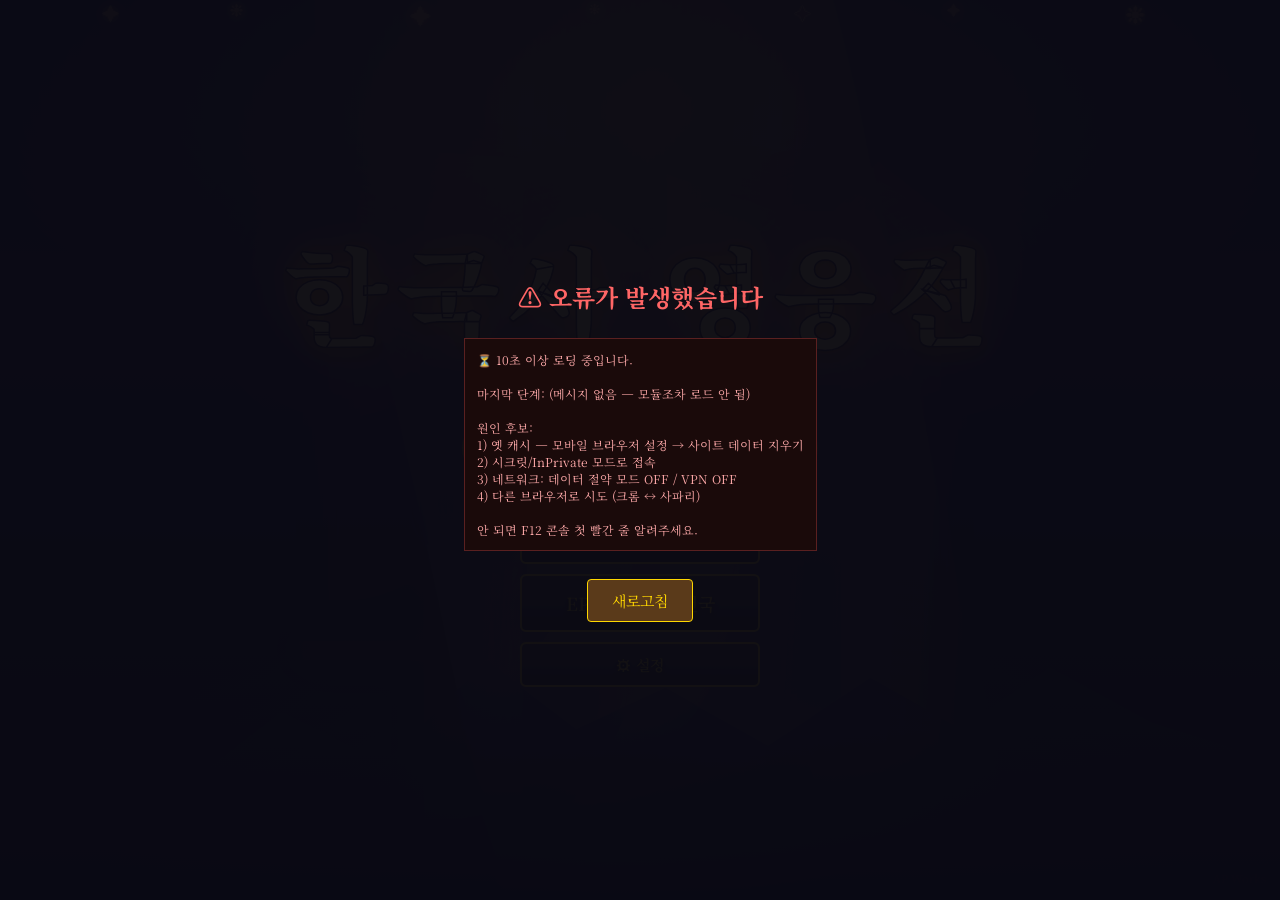
<file: korean-heroes/index.html>
<!DOCTYPE html>
<html lang="ko">
<head>
<meta charset="UTF-8">
<meta name="viewport" content="width=device-width,initial-scale=1,maximum-scale=1,user-scalable=no,viewport-fit=cover">
<meta name="theme-color" content="#1a1428">
<meta http-equiv="Cache-Control" content="no-cache, no-store, must-revalidate">
<meta http-equiv="Pragma" content="no-cache">
<meta http-equiv="Expires" content="0">
<title>한국사 영웅전</title>
<meta name="description" content="한국사 영웅전 — 고조선의 서막. 환웅, 단군, 웅녀와 함께하는 한국사 택티컬 SRPG.">
<link rel="icon" type="image/png" href="./icon-192.png">
<link rel="apple-touch-icon" href="./icon-192.png">
<link rel="manifest" href="./manifest.json">
<link rel="stylesheet" href="./js-v8/ui/styles.css">
<link rel="stylesheet" href="./js-v8/ui/cutin.css">
<style>
  html, body {
    margin: 0; padding: 0;
    width: 100%; height: 100%;
    overflow: hidden;
    background: #0a0a14;
    font-family: 'Nanum Myeongjo','Batang','Malgun Gothic',serif;
    color: #f0e6d0;
  }
  #gameCanvas {
    position: fixed;
    inset: 0;
    display: block;
    width: 100%; height: 100%;
    touch-action: none;
  }
  /* 로딩/에러 오버레이 */
  #v8-loading {
    position: fixed;
    inset: 0;
    z-index: 9000;
    background: radial-gradient(circle at center, #1a1428 0%, #05050c 100%);
    display: flex;
    flex-direction: column;
    align-items: center;
    justify-content: center;
    color: #ffd700;
    font-family: 'Nanum Myeongjo','Batang','Malgun Gothic',serif;
  }
  #v8-loading h1 {
    font-size: 32px; font-weight: 900;
    margin: 0 0 12px; letter-spacing: 2px;
    text-shadow: 0 0 20px #ffa500, 0 2px 6px #000;
  }
  #v8-loading p { color: #c4956a; margin: 6px 0; font-size: 14px; }
  #v8-loading .spinner {
    width: 48px; height: 48px;
    border: 4px solid #3a2a1a;
    border-top-color: #ffd700;
    border-radius: 50%;
    animation: v8-spin 1s linear infinite;
    margin: 24px auto;
  }
  @keyframes v8-spin { to { transform: rotate(360deg); } }

  #v8-error {
    position: fixed;
    inset: 0;
    z-index: 9500;
    background: rgba(10,10,20,0.96);
    display: none;
    flex-direction: column;
    align-items: center;
    justify-content: center;
    color: #ff6666;
    padding: 24px;
    text-align: center;
  }
  #v8-error.v8-visible { display: flex; }
  #v8-error h2 { color: #ff6666; margin: 0 0 12px; }
  #v8-error pre {
    max-width: 600px; max-height: 300px;
    overflow: auto;
    background: #1a0a0a;
    border: 1px solid #5a2020;
    padding: 12px;
    font-size: 12px;
    color: #ffaaaa;
    font-family: monospace;
    text-align: left;
    /* 진단 강화: 모바일에서 텍스트 복사 가능 — 사용자가 직접 메시지 보낼 수 있도록 */
    user-select: text;
    -webkit-user-select: text;
    -webkit-touch-callout: default;
  }
  #v8-error button {
    margin-top: 16px;
    padding: 10px 24px;
    background: #5a3a1a;
    color: #ffd700;
    border: 1px solid #ffd700;
    border-radius: 4px;
    cursor: pointer;
    font-family: 'Nanum Myeongjo','Batang','Malgun Gothic',serif;
    font-size: 15px;
  }

  /* 타이틀 스크린 */
  #v8-title {
    position: fixed;
    inset: 0;
    z-index: 500;
    display: flex;
    flex-direction: column;
    align-items: center;
    justify-content: center;
    background:
      radial-gradient(ellipse 80% 50% at 50% 12%, rgba(255,200,90,0.35) 0%, transparent 65%),
      radial-gradient(ellipse 60% 60% at 50% 100%, rgba(60,30,80,0.55) 0%, transparent 70%),
      linear-gradient(180deg, #1a0e28 0%, #2a1838 35%, #1a0e1f 70%, #050308 100%);
    color: #ffd700;
    font-family: 'Nanum Myeongjo','Batang','Malgun Gothic',serif;
    padding: 24px;
    pointer-events: auto;
    transition: opacity .5s ease;
    overflow: hidden;
  }
  /* 거대 한자 워터마크 */
  #v8-title::before {
    content: '古朝鮮';
    position: absolute;
    top: 50%; left: 50%;
    transform: translate(-50%, -50%);
    font-size: clamp(280px, 55vw, 720px);
    font-weight: 900;
    color: rgba(255, 180, 60, 0.045);
    letter-spacing: 12px;
    pointer-events: none;
    user-select: none;
    z-index: 0;
    text-shadow: 0 0 40px rgba(255,140,40,0.08);
    animation: v8TitleWatermark 18s ease-in-out infinite alternate;
  }
  /* 산 실루엣 (clip-path 두 겹) */
  #v8-title::after {
    content: '';
    position: absolute;
    left: 0; right: 0; bottom: 0;
    height: 38vh;
    background:
      linear-gradient(180deg, rgba(40,20,10,0) 0%, rgba(30,16,40,0.55) 50%, #0a0612 100%);
    clip-path: polygon(
      0% 100%, 0% 70%,
      8% 55%, 15% 65%, 22% 45%, 30% 60%, 38% 30%, 45% 50%, 52% 38%, 60% 55%,
      68% 35%, 75% 50%, 82% 32%, 90% 48%, 100% 60%, 100% 100%);
    pointer-events: none;
    z-index: 1;
  }
  @keyframes v8TitleWatermark {
    0%   { letter-spacing: 12px; opacity: 0.7; }
    100% { letter-spacing: 36px; opacity: 1.0; }
  }
  /* 부유 입자 컨테이너 */
  .v8-title-particles {
    position: absolute; inset: 0;
    pointer-events: none;
    z-index: 1;
    overflow: hidden;
  }
  .v8-title-particles span {
    position: absolute;
    color: rgba(255, 200, 90, 0.5);
    font-size: 14px;
    text-shadow: 0 0 8px rgba(255,160,60,0.6);
    animation: v8TitleFloat linear infinite;
    pointer-events: none;
  }
  @keyframes v8TitleFloat {
    0%   { transform: translateY(110vh) rotate(0deg); opacity: 0; }
    10%  { opacity: 1; }
    90%  { opacity: 1; }
    100% { transform: translateY(-12vh) rotate(360deg); opacity: 0; }
  }
  /* 황금 광선 */
  .v8-title-rays {
    position: absolute;
    top: -30%; left: 30%;
    width: 40%; height: 130%;
    background: linear-gradient(105deg,
      rgba(255,210,90,0) 0%, rgba(255,210,90,0.18) 35%,
      rgba(255,180,60,0.28) 50%, rgba(255,210,90,0.18) 65%, rgba(255,210,90,0) 100%);
    transform: rotate(-12deg);
    pointer-events: none;
    z-index: 0;
    filter: blur(2px);
    animation: v8TitleRays 8s ease-in-out infinite alternate;
  }
  @keyframes v8TitleRays {
    0%   { opacity: 0.55; transform: rotate(-14deg) translateX(-10px); }
    100% { opacity: 0.95; transform: rotate(-10deg) translateX(10px); }
  }

  #v8-title.v8-hidden { opacity: 0; pointer-events: none; visibility: hidden; }
  #v8-title h1 {
    position: relative;
    z-index: 2;
    font-size: clamp(48px, 9vw, 108px);
    font-weight: 900;
    margin: 0 0 6px;
    letter-spacing: 8px;
    word-break: keep-all;      /* "영웅전"이 "영웅/전"으로 쪼개지지 않게 */
    text-wrap: balance;
    text-align: center;
    color: #ffe266;
    text-shadow:
      0 0 22px #ffb000,
      0 0 48px #ff7020,
      0 0 96px rgba(255,120,30,0.55),
      0 5px 14px #000,
      0 2px 0 #4a2008;
    -webkit-text-stroke: 1.5px #2a1208;
    animation: v8TitlePulse 3.5s ease-in-out infinite alternate;
  }
  @keyframes v8TitlePulse {
    0%   { text-shadow: 0 0 22px #ffb000, 0 0 48px #ff7020, 0 0 80px rgba(255,120,30,0.4), 0 5px 14px #000, 0 2px 0 #4a2008; }
    100% { text-shadow: 0 0 32px #ffd040, 0 0 70px #ff9030, 0 0 120px rgba(255,160,50,0.7), 0 5px 14px #000, 0 2px 0 #4a2008; }
  }
  #v8-title .subtitle {
    position: relative;
    z-index: 2;
    font-size: clamp(14px, 2vw, 20px);
    color: #c4956a;
    margin: 0 0 14px;
    letter-spacing: 5px;
    text-shadow: 0 2px 8px #000;
  }
  #v8-title .v8-title-cast {
    position: relative;
    z-index: 2;
    margin: 0 0 28px;
    display: flex;
    flex-wrap: nowrap;
    align-items: center;
    justify-content: center;
    gap: clamp(6px, 2vw, 14px);
    max-width: 96vw;
    font-size: clamp(20px, 3vw, 32px);
    color: #ffe2a0;
    letter-spacing: 0;
    text-shadow: 0 0 12px rgba(255,180,40,0.5), 0 2px 6px #000;
  }
  #v8-title .v8-title-cast span {
    display: block;
    margin: 0;
    transition: transform .3s;
    vertical-align: middle;
  }
  #v8-title .v8-title-cast span:hover { transform: translateY(-4px) scale(1.12); }
  /* ★ 2026-08-31: OS 이모지 대신 실제 초상/아이콘 — 기종마다 모양이 달라지던 문제 */
  #v8-title .v8-title-cast img,
  #v8-title .v8-title-cast svg {
    display: block;
    width: clamp(40px, 15vw, 60px);
    height: clamp(40px, 15vw, 60px);
    border-radius: 50%;
    object-fit: cover;
    object-position: 50% 18%;
    border: 2px solid rgba(255,215,0,.62);
    background: radial-gradient(circle at 32% 26%, rgba(90,60,24,.9), rgba(20,12,4,.92));
    box-shadow: 0 3px 10px rgba(0,0,0,.55), 0 0 14px rgba(255,180,60,.25);
  }
  #v8-title .v8-title-cast .v8-cast-icon svg { padding: 6px; }

  /* 이어하기 버튼 — 부제(어디까지 왔는지)를 아래 줄에 */
  #v8-title button.v8-continue-btn {
    background: linear-gradient(180deg, #6b4a18 0%, #33210a 100%);
    border-color: #ffe27a;
    line-height: 1.25;
  }
  #v8-title button.v8-continue-btn .v8-cont-sub {
    display: block;
    margin-top: 3px;
    font-size: 12px;
    font-weight: 400;
    color: #e8c98a;
    letter-spacing: 0;
    word-break: keep-all;
  }
  #v8-title .menu {
    position: relative;
    z-index: 2;
  }
  #v8-title .menu { display: flex; flex-direction: column; gap: 10px; }
  #v8-title button.v8-start-btn {
    min-width: 240px;
    padding: 14px 28px;
    font-size: 18px;
    font-weight: 600;
    font-family: 'Nanum Myeongjo','Batang','Malgun Gothic',serif;
    color: #ffd700;
    background: linear-gradient(180deg, #5a3a1a 0%, #2a1a08 100%);
    border: 2px solid #ffd700;
    border-radius: 6px;
    cursor: pointer;
    transition: transform .15s, box-shadow .15s;
    text-shadow: 0 2px 4px #000;
  }
  #v8-title button.v8-start-btn:hover {
    transform: translateY(-2px);
    box-shadow: 0 6px 20px rgba(255,200,100,0.4);
  }
  #v8-title .version {
    position: absolute;
    bottom: 14px; right: 14px;
    color: #6a5a3a;
    font-size: 11px;
  }

  /* 엔딩 시네마틱 오버레이 */
  #v8-cinematic {
    position: fixed;
    inset: 0;
    z-index: 450;
    background: linear-gradient(180deg,
      rgba(10,10,20,0.0) 0%,
      rgba(10,10,20,0.0) 55%,
      rgba(10,10,20,0.92) 75%,
      rgba(10,10,20,0.98) 100%);
    display: none;
    align-items: flex-end;
    justify-content: center;
    padding-bottom: 18vh;
    pointer-events: none;
    font-family: 'Nanum Myeongjo','Batang','Malgun Gothic',serif;
  }
  #v8-cinematic.v8-visible { display: flex; }
  #v8-cinematic .cine-box {
    max-width: 80%;
    text-align: center;
    color: #ffe8a0;
    pointer-events: auto;
    opacity: 0; transform: translateY(20px);
    transition: opacity 1s ease, transform 1s ease;
  }
  #v8-cinematic .cine-box.v8-show { opacity: 1; transform: translateY(0); }
  #v8-cinematic .cine-narr {
    font-size: clamp(16px, 2.2vw, 22px);
    font-weight: 600;
    line-height: 1.8;
    text-shadow: 0 2px 12px #000, 0 0 30px rgba(255,180,60,0.3);
    margin-bottom: 14px;
  }
  #v8-cinematic .cine-sub {
    font-size: clamp(13px, 1.6vw, 17px);
    color: #c4956a;
    line-height: 1.7;
    font-weight: 400;
  }
  #v8-cinematic .cine-skip {
    margin-top: 28px;
    padding: 10px 22px;
    color: #ffd700;
    background: rgba(90,58,26,0.6);
    border: 1px solid #ffd700;
    border-radius: 4px;
    cursor: pointer;
    font-family: 'Nanum Myeongjo','Batang','Malgun Gothic',serif;
  }

  /* EP.2 예고 */
  #v8-ep-preview {
    position: fixed;
    inset: 0;
    z-index: 460;
    background: rgba(10,10,20,0.92);
    display: none;
    flex-direction: column;
    align-items: center;
    justify-content: center;
    color: #ffd700;
    font-family: 'Nanum Myeongjo','Batang','Malgun Gothic',serif;
    pointer-events: auto;
  }
  #v8-ep-preview.v8-visible { display: flex; }
  #v8-ep-preview .ep-num {
    font-size: 20px;
    letter-spacing: 6px;
    color: #c4956a;
    margin-bottom: 6px;
  }
  #v8-ep-preview .ep-title {
    font-size: clamp(30px, 5vw, 52px);
    font-weight: 900;
    letter-spacing: 4px;
    text-shadow: 0 0 30px #ffa000, 0 4px 8px #000;
    margin-bottom: 18px;
  }
  #v8-ep-preview .ep-text {
    font-size: 16px;
    color: #e8d0a0;
    margin-bottom: 40px;
    max-width: 600px;
    text-align: center;
    line-height: 1.8;
    padding: 0 24px;
  }
  #v8-ep-preview button {
    padding: 12px 32px;
    background: #5a3a1a;
    color: #ffd700;
    border: 2px solid #ffd700;
    border-radius: 4px;
    cursor: pointer;
    font-family: 'Nanum Myeongjo','Batang','Malgun Gothic',serif;
    font-size: 16px;
  }

  /* Turn banner */
  #v8-turn-banner {
    position: fixed;
    top: 38%; left: 50%;
    transform: translate(-50%, -50%) scale(0.85);
    z-index: 200;
    pointer-events: none;
    font-family: 'Nanum Myeongjo','Batang','Malgun Gothic',serif;
    /* ★ 2026-07-17: 배경 필 추가 — 밝은 전장 위에서 유령 글자처럼 보이던 문제 */
    font-size: clamp(30px, 4.6vw, 58px);
    font-weight: 900;
    color: #ffd700;
    background: linear-gradient(180deg, rgba(40,22,8,.94), rgba(14,8,3,.94));
    border-top: 2px solid #ffd700;
    border-bottom: 2px solid #ffd700;
    padding: 14px 48px;
    border-radius: 6px;
    white-space: nowrap;
    text-shadow: 0 0 18px rgba(255,140,40,.55), 0 3px 8px #000;
    box-shadow: 0 6px 28px rgba(0,0,0,.55), 0 0 32px rgba(255,170,60,.25);
    opacity: 0;
    transition: opacity .35s ease-out, transform .45s cubic-bezier(.2,.8,.3,1);
    letter-spacing: 10px;
    padding: 14px 56px;
    background: linear-gradient(90deg, rgba(0,0,0,0) 0%, rgba(40,12,0,.45) 30%, rgba(40,12,0,.55) 70%, rgba(0,0,0,0) 100%);
    border-top: 3px solid rgba(255,180,60,.7);
    border-bottom: 3px solid rgba(255,180,60,.7);
  }
  #v8-turn-banner.v8-show {
    opacity: 1;
    transform: translate(-50%, -50%) scale(1.05);
  }

  /* 첫 턴 가이드 — 화면 우상단 (영걸전 안내문) */
  #v8-first-turn-hint {
    position: fixed;
    top: 14%; right: 108px;   /* 미니맵(우상단 80px)을 가리지 않게 */
    z-index: 180;
    pointer-events: none;
    font-family: 'Nanum Myeongjo','Batang','Malgun Gothic',serif;
    font-size: 14px;
    color: #ffe2a6;
    background: linear-gradient(135deg, rgba(60,30,10,.92), rgba(20,10,4,.92));
    border: 2px solid #c4956a;
    border-radius: 10px;
    padding: 10px 14px;
    box-shadow: 0 0 18px rgba(255,170,60,.35), 0 6px 16px rgba(0,0,0,.5);
    max-width: 240px;
    line-height: 1.55;
    opacity: 0;
    transform: translateX(20px);
    transition: opacity .4s ease-out, transform .4s ease-out;
  }
  #v8-first-turn-hint.v8-show {
    opacity: 1;
    transform: translateX(0);
  }
  #v8-first-turn-hint b {
    color: #ffd700;
    display: block;
    font-size: 16px;
    margin-bottom: 4px;
    letter-spacing: 2px;
  }
  @media (max-width: 720px) {
    #v8-first-turn-hint {
      /* 상단은 행동 순서 띠·미니맵 자리 — 안내는 아래쪽 여백으로 내린다 */
      top: auto; bottom: 200px; right: 10px; left: 10px; max-width: none;
      font-size: 12.5px; padding: 8px 12px; line-height: 1.45;
      transform: translateY(14px);
      word-break: keep-all;
    }
    #v8-first-turn-hint.v8-show { transform: translateY(0); }
    #v8-first-turn-hint b { font-size: 14px; margin-bottom: 2px; }
  }

  #ui-root { pointer-events: none; }
  #ui-root > * { pointer-events: auto; }
  /* ★ 특이도 복원: #ui-root > * 규칙이 styles.css의 #v8-hud 를 덮어써서
     전체 HUD가 클릭을 가로채는 버그 방지 */
  #v8-hud { pointer-events: none; }

  @keyframes npcArrowBounce {
    0%   { transform: translate(-50%, -100%) translateY(0); }
    100% { transform: translate(-50%, -100%) translateY(-8px); }
  }
  .npc-talk-arrow {
    position: fixed;
    pointer-events: none;
    z-index: 9998;
    font-size: 22px;
    color: #ffe066;
    text-shadow: 0 0 10px #ffa500, 0 2px 4px #000;
    animation: npcArrowBounce 0.55s ease-in-out infinite alternate;
    transform: translate(-50%, -100%);
    line-height: 1;
    user-select: none;
  }

  /* ★ 2026-07-07 QA P1: 전투 중 dpad가 하단 유닛 패널을 덮던 문제로
     A/B·대기 알약·줌 버튼을 패널 위로 올렸고, 조이스틱은 숨겼었다.
     ★ 2026-08-31 재감사 R2: 그런데 타일 직접 터치가 실제로는 동작하지 않아
     (y=0 평면과 교차 → 보이는 캐릭터를 눌러도 1칸 뒤 타일이 잡힘)
     전투 중 커서를 움직일 수단이 폰에 하나도 없었다.
     타일 터치를 고치는 동시에 조이스틱도 되살린다(작게·좌하단).
     body.v8-mode-battle 클래스는 playBattleScene에서 토글. */
  body.v8-mode-battle #v8-joystick {
    display: block;
    left: 10px; bottom: 14px;
    width: 116px; height: 116px;
  }
  body.v8-mode-battle #v8-joystick .v8-joy-stick {
    width: 50px; height: 50px; margin: -25px 0 0 -25px;
  }
  /* 유닛 패널이 열리면 조이스틱도 패널 실측 높이 위로 (겹침 0) */
  body.v8-mode-battle.v8-panel-open #v8-joystick {
    bottom: calc(var(--v8-panel-h, 154px) + 10px);
  }
  body.v8-mode-battle #v8-dpad-ab {
    bottom: calc(var(--v8-panel-h, 154px) + 12px);
  }
  body.v8-mode-battle #v8-dpad-menu { bottom: 158px; }
  /* ★ 재감사 R4: 줌 버튼이 하단 유닛 패널 글자 위에 겹쳤고, 되살린 조이스틱과도
     자리가 겹친다. 전투에서는 좌측 상단(행동순서 띠 아래)에 가로로 둔다. */
  body.v8-mode-battle #v8-dpad-zoom {
    left: 12px; right: auto;
    top: calc(var(--v8-topbar-h, 44px) + 54px);
    bottom: auto;
    flex-direction: row;
    gap: 8px;
  }
</style>
</head>
<body>

<canvas id="gameCanvas"></canvas>
<div id="ui-root"></div>

<!-- 로딩 -->
<div id="v8-loading">
  <h1>한국사 영웅전</h1>
  <p class="subtitle">고조선의 서막</p>
  <div class="spinner"></div>
  <p id="v8-loading-msg">자원 불러오는 중...</p>
</div>

<!-- 에러 -->
<div id="v8-error">
  <h2>⚠ 오류가 발생했습니다</h2>
  <pre id="v8-error-msg"></pre>
  <button onclick="location.reload()">새로고침</button>
</div>

<!-- 타이틀 -->
<div id="v8-title" class="v8-hidden">
  <div class="v8-title-rays"></div>
  <div class="v8-title-particles">
    <span style="left:8%;  font-size:18px; animation-duration:14s; animation-delay:-2s;">✦</span>
    <span style="left:18%; font-size:14px; animation-duration:18s; animation-delay:-7s;">❋</span>
    <span style="left:32%; font-size:22px; animation-duration:12s; animation-delay:-4s;">✦</span>
    <span style="left:46%; font-size:12px; animation-duration:20s; animation-delay:-1s;">❋</span>
    <span style="left:62%; font-size:18px; animation-duration:15s; animation-delay:-9s;">✧</span>
    <span style="left:74%; font-size:14px; animation-duration:17s; animation-delay:-3s;">✦</span>
    <span style="left:88%; font-size:20px; animation-duration:13s; animation-delay:-6s;">❋</span>
  </div>
  <h1>한국사 영웅전</h1>
  <p class="subtitle">고조선의 서막</p>
  <div class="v8-title-cast">
    <span title="환웅 천왕"><img src="./assets/portraits/hwanoong.png" alt="환웅" loading="lazy"></span>
    <span title="신단수" class="v8-cast-icon"><svg viewBox="0 0 40 40" aria-hidden="true"><path d="M18 34h4v-9h-4z" fill="#6b4226"/><circle cx="20" cy="15" r="10" fill="#2f5a22"/><circle cx="12" cy="20" r="6.5" fill="#40702c"/><circle cx="28" cy="20" r="6.5" fill="#40702c"/></svg></span>
    <span title="비파형 동검" class="v8-cast-icon"><svg viewBox="0 0 40 40" aria-hidden="true"><path d="M20 3c3 6 3.4 10 1.6 13.5C23.6 20 24 24 20 31c-4-7-3.6-11-1.6-14.5C16.6 13 17 9 20 3z" fill="#cd7f32"/><rect x="13" y="30" width="14" height="2.6" rx="1.3" fill="#8b5a2b"/><rect x="18.7" y="32" width="2.6" height="6" rx="1.3" fill="#8b5a2b"/></svg></span>
    <span title="단군 왕검"><img src="./assets/portraits/dangun.png" alt="단군" loading="lazy"></span>
    <span title="웅녀"><img src="./assets/portraits/ungnyeo.png" alt="웅녀" loading="lazy"></span>
  </div>
  <div class="menu">
    <button class="v8-start-btn" data-action="ep1">EP.1 · 환웅의 시험</button>
    <button class="v8-start-btn" data-action="ep2">EP.2 · 단군의 건국</button>
    <button class="v8-start-btn" data-action="settings" style="min-width:auto;padding:10px 20px;font-size:15px">⚙ 설정</button>
  </div>
  <div class="version">AP Works</div>
</div>

<!-- 시네마틱 -->
<div id="v8-cinematic">
  <div class="cine-box">
    <div class="cine-narr" id="v8-cine-narr"></div>
    <div class="cine-sub" id="v8-cine-sub"></div>
    <button class="cine-skip" id="v8-cine-skip">계속 ▶</button>
  </div>
</div>

<!-- EP 예고 -->
<div id="v8-ep-preview">
  <div class="ep-num" id="v8-ep-num">EP.2</div>
  <div class="ep-title" id="v8-ep-title">단군의 건국</div>
  <div class="ep-text" id="v8-ep-text">신시에 내려선 환웅의 아들 단군 — 새로운 나라 고조선을 세운다.</div>
  <button id="v8-ep-btn">타이틀로 돌아가기</button>
</div>

<!-- 턴 배너 -->
<div id="v8-turn-banner"></div>

<!-- 첫 턴 안내 (영걸전 스타일 가이드) -->
<div id="v8-first-turn-hint">
  <b>전투 안내</b>
  ① 아군(황금 깃발)을 탭 <span class="v8-hint-key">또는 A</span><br>
  ② <span style="color:#7ab8ff">파란 칸</span>으로 이동<br>
  ③ <span style="color:#ff7a7a">빨간 칸</span>의 적 공격<br>
  ④ 하단 패널의 [공격/스킬/대기]<br>
  <span class="v8-hint-key">커서 이동 = 조이스틱 · 취소 = B / [취소]</span>
</div>

<!-- 대상 선택 바 (재감사 R3: 페이즈와 화면 일치 + 항상 빠져나갈 수 있는 취소) -->
<div id="v8-target-bar">
  <span id="v8-target-msg">대상을 고르세요</span>
  <button id="v8-target-cancel" type="button">취소</button>
</div>

<!-- Three.js importmap -->
<script type="importmap">
{
  "imports": {
    "three": "./_vendor/three-0.160.0/build/three.module.min.js",
    "three/addons/": "./_vendor/three-0.160.0/examples/jsm/"
  }
}
</script>

<!-- 전역 에러 핸들러 (모듈 로딩 에러 포함) -->
<script>
  (function() {
    const errEl = document.getElementById('v8-error');
    const errMsg = document.getElementById('v8-error-msg');
    const loadEl = document.getElementById('v8-loading');
    let reported = false;

    // 진단 컨텍스트 수집기 — show() 호출 시점의 게임 상태 첨부
    function _collectDiagContext() {
      const lines = [];
      try {
        // engine.State는 모듈이라 직접 접근 불가 → window.__v8State에 미러링 (engine 측이 채워줌)
        const st = window.__v8State || null;
        if (st) {
          lines.push('mode: ' + (st.mode || '?'));
        }
        if (window.__lastTrigger) {
          lines.push('lastTrigger: ' + String(window.__lastTrigger));
        }
        if (window.__v8LastLoadingMsg) {
          lines.push('lastLoadingMsg: ' + window.__v8LastLoadingMsg);
        }
        if (typeof window.__v8CurrentScene === 'string') {
          lines.push('scene: ' + window.__v8CurrentScene);
        }
      } catch (_) { /* 진단 수집 실패는 무시 */ }
      return lines.length ? '\n\n[진단]\n' + lines.join('\n') : '';
    }

    function show(msg, extra) {
      if (reported) return;
      reported = true;
      if (loadEl) loadEl.style.display = 'none';
      const diag = _collectDiagContext();
      errMsg.textContent = String(msg) + (extra ? '\n' + extra : '') + diag;
      errEl.classList.add('v8-visible');
    }

    // WebGL 사전 진단 — Three.js 로드 전에 직접 시도
    function checkWebGL() {
      try {
        const c = document.createElement('canvas');
        const gl = c.getContext('webgl2') || c.getContext('webgl') || c.getContext('experimental-webgl');
        if (!gl) {
          return { ok: false, reason: 'WebGL 컨텍스트 생성 불가 (브라우저가 WebGL을 차단했거나 GPU 가속이 꺼졌습니다).' };
        }
        const dbg = gl.getExtension('WEBGL_debug_renderer_info');
        const renderer = dbg ? gl.getParameter(dbg.UNMASKED_RENDERER_WEBGL) : 'unknown';
        return { ok: true, renderer };
      } catch (e) {
        return { ok: false, reason: 'WebGL 검사 중 예외: ' + (e.message || String(e)) };
      }
    }
    const webglState = checkWebGL();
    window.__webglState = webglState;
    if (!webglState.ok) {
      show(
        '🛑 그래픽 가속(WebGL)이 꺼져 있어 게임을 실행할 수 없습니다.\n\n' +
        '해결법:\n' +
        '• PC 크롬: chrome://settings/system → "그래픽 가속 사용" 켜기 → 재시작\n' +
        '• 모바일 크롬: 시크릿 모드 끄고 데이터 절약 모드 해제\n' +
        '• 사파리: 설정 → Safari → 고급 → 실험기능 → WebGL 2.0 켜기\n\n' +
        '진단: ' + webglState.reason
      );
    }

    // CDN 매치를 더 정확히 (Three.js 모듈 경로만)
    const isThreeCdnUrl = (u) => typeof u === 'string' && /unpkg\.com\/three@/.test(u);

    // 스택을 첫 3줄로 자르는 헬퍼 — 모바일 화면에 다 안 들어가서 핵심만
    function _trimStack(stack) {
      if (!stack) return '';
      const top = String(stack).split('\n').slice(0, 4).join('\n'); // 메시지+상위 3 frame
      return top;
    }
    function _fileLoc(e) {
      if (!e) return '';
      const f = e.filename || '';
      const ln = e.lineno != null ? ':' + e.lineno : '';
      const col = e.colno != null ? ':' + e.colno : '';
      return f ? ('at ' + f + ln + col) : '';
    }

    window.addEventListener('error', (e) => {
      if (e.filename && isThreeCdnUrl(e.filename) && /import|module|script/i.test(e.message || '')) {
        show('Three.js CDN 로드 실패: ' + e.message + '\n\n네트워크 또는 차단 도구 확인.');
      } else if (e.error && e.error.stack) {
        // 진단 강화: 메시지 한 줄 + filename:line + stack 상위 3 frame
        const loc = _fileLoc(e);
        const head = (e.message || e.error.message || 'Error') + (loc ? '\n' + loc : '');
        show(head, _trimStack(e.error.stack));
      } else {
        show(e.message || 'Unknown error', _fileLoc(e));
      }
    });
    window.addEventListener('unhandledrejection', (e) => {
      const reason = e.reason;
      const head = reason?.message || String(reason);
      const stack = reason?.stack ? _trimStack(reason.stack) : '';
      show('[Promise rejected] ' + head, stack);
    });

    window.__v8ShowError = show;
    window.__v8HideLoading = () => { if (loadEl) loadEl.style.display = 'none'; };
    window.__v8SetLoadingMsg = (m) => {
      const el = document.getElementById('v8-loading-msg');
      if (el) el.textContent = m;
      window.__v8LastLoadingMsg = m;
      window.__v8LastLoadingAt = Date.now();
    };

    // 10초 후에도 로딩이라면 진단 화면 자동 표시
    setTimeout(() => {
      if (reported) return;
      if (!loadEl || loadEl.style.display === 'none') return;
      const last = window.__v8LastLoadingMsg || '(메시지 없음 — 모듈조차 로드 안 됨)';
      show(
        '⏳ 10초 이상 로딩 중입니다.\n\n' +
        '마지막 단계: ' + last + '\n\n' +
        '원인 후보:\n' +
        '1) 옛 캐시 — 모바일 브라우저 설정 → 사이트 데이터 지우기\n' +
        '2) 시크릿/InPrivate 모드로 접속\n' +
        '3) 네트워크: 데이터 절약 모드 OFF / VPN OFF\n' +
        '4) 다른 브라우저로 시도 (크롬 ↔ 사파리)\n\n' +
        '안 되면 F12 콘솔 첫 빨간 줄 알려주세요.'
      );
    }, 10000);
  })();
</script>

<!-- 메인 -->
<script type="module">
import * as THREE from 'three';

// 쿼리 파라미터
const URL_PARAMS = new URLSearchParams(location.search);
const DEBUG = URL_PARAMS.get('debug') === '1';
const FORCE_EP = URL_PARAMS.get('ep');
const DLOG = (...a) => { if (DEBUG) console.log('[v8]', ...a); };

// (fps-debug 잔재 제거 — 실제 FPS 표시는 engine.js의 #v8-debug가 담당, 2026-07-17)

window.__v8SetLoadingMsg('모듈 로딩...');

// ── 모듈 import ──────────────────────────────────
import { initEngine, State, setMode, setCamera, toggleDebug } from './js-v8/core/engine.js';
import { audio } from './js-v8/core/audio.js';

import { MAT, PALETTE, assertStandardMaterials } from './js-v8/graphics/materials.js';
import { applyBattleLight, applyTownLight, applyBossLight, assertLightStandard } from './js-v8/graphics/lighting.js';
import { buildUnit, setUnitActed, faceTowards } from './js-v8/graphics/unit_builder.js';
import { attachUnitHud, refreshAllHuds, detachUnitHud } from './js-v8/graphics/unit_hud.js';
import { buildTileMap, buildTile, TILE_SIZE, TILE_BASE_H, gridToWorld, PASSABLE } from './js-v8/graphics/terrain.js';
import { buildHut, buildShop, buildTower, buildDolmen, buildGodTree, buildCampfire, tickCampfire, buildFence } from './js-v8/graphics/buildings.js';
import {
  spawnLevelUpParticles, spawnHitParticle, cameraShake,
  damageNumber, critNumber, healNumber
} from './js-v8/graphics/effects.js';

import { CameraSwitcher } from './js-v8/camera/switcher.js';
import { setCamBounds, clearCamBounds } from './js-v8/camera/tactical_cam.js';

import { TurnManager, PHASE } from './js-v8/battle/turn_manager.js';
import { calcMoveRange, findPath, calcAttackRange, manhattan } from './js-v8/battle/movement.js';
import { executeAttack, executeHeal, calcDamage } from './js-v8/battle/attack.js';
import { executeSkill, getSkillRange, getAoeTiles, isStunned } from './js-v8/battle/skills.js';
import { grantXP, tryLevelUp } from './js-v8/battle/xp_level.js';
import { enemyTurn } from './js-v8/battle/ai.js';
import { applyWeather, WEATHER, getWeather } from './js-v8/battle/weather.js';
import {
  showMoveRange, showAttackRange, showSkillRange,
  showHoverTile, clearHighlights, removeHighlight
} from './js-v8/battle/highlights.js';

import { initHUD, updateHUD, showUnitPanel, hideUnitPanel, setMinimap, setHUDScene, onAction as onHudAction, onCameraChange as onHudCamChange, onSettings as onHudSettings } from './js-v8/ui/hud.js';
import { initActionQueue, updateActionQueue, setActionQueueActive, hideActionQueue, showActionQueue } from './js-v8/ui/action_queue.js';
import { DialogueRunner, showDialogue, hideDialogue, isDialogueActive } from './js-v8/ui/dialogue.js';
import { openSettings, getSettings, saveSettings, onSettingsChange } from './js-v8/ui/settings.js';
import { showInventory, showItemSelect, showVictory, showDefeat, showEpisodeSelect, showTitleLite, closeAllOverlays } from './js-v8/ui/menus.js';
import { CutinOverlay, registerPortraits as registerCutinPortraits, registerPortraitArt as registerCutinPortraitArt } from './js-v8/ui/cutin.js';
import { getPortraitSVG } from './js-v8/ui/portrait_art.js';
import { initCursor, disposeCursor, getCursor, setCursor, moveCursor, hideCursor, showCursor, tickCursor } from './js-v8/ui/cursor.js';
import { initDPad, onDPadInput, showDPad, hideDPad, setDPadLabels } from './js-v8/ui/dpad.js';
import { initAttackPreview, showAttackPreview, hideAttackPreview, registerPortraits as registerApPortraits, registerPortraitArt as registerApPortraitArt } from './js-v8/ui/attack_preview.js';
// dpad.js 키보드 핸들러가 다이얼로그 활성 시 양보할 수 있도록 전역 노출
window.isDialogueActive = isDialogueActive;

// ★ 비서B P1 — exploration 씬 (마을) 모듈
import {
  buildTown, tryMovePlayer, nearestInteractable,
  placeAtGrid, clearTown, tickInteractionMark
} from './js-v8/world/town.js';
import { buildNPC, placeNPC, tickNPCMark, faceNPCTowardsPlayer } from './js-v8/world/npc.js';
// ★ 2026-07-17 전면 개편: 배경 환경(하늘·지평선) + 대화 3D 무대
import { buildEnvironment } from './js-v8/graphics/environment.js';
import { buildDialogueStage } from './js-v8/world/dialogue_stage.js';
// ★ fullloop-3d 이식 (2026-04-17): 분대 포메이션
import { buildSquad, updateSquadCasualties, getBattleDisplayMode } from './js-v8/world/squad.js';

window.__v8SetLoadingMsg('데이터 로딩...');

// ── 데이터 JSON 병렬 로드 ─────────────────────────
async function loadJson(path) {
  const res = await fetch(path);
  if (!res.ok) throw new Error(`${path} 로드 실패: ${res.status}`);
  return res.json();
}

let DATA = {};
try {
  const [units, maps, skills, items, story_ep1, story_ep2, portraits] = await Promise.all([
    loadJson('./js-v8/data/units.json'),
    loadJson('./js-v8/data/maps.json'),
    loadJson('./js-v8/data/skills.json'),
    loadJson('./js-v8/data/items.json'),
    loadJson('./js-v8/data/story_ep1.json'),
    loadJson('./js-v8/data/story_ep2.json').catch(() => null),
    loadJson('./js-v8/data/portraits.json'),
  ]);
  DATA = { units, maps, skills, items, story_ep1, story_ep2, portraits };
  DLOG('데이터 로드 완료', Object.keys(DATA));
  // CutinOverlay 에게 portraits 전달 (emoji 매핑용)
  registerCutinPortraits(portraits);
  // 영걸전 톤 SVG 일러스트 등록 (portrait_art.js → cutin.js)
  registerCutinPortraitArt(getPortraitSVG);
} catch (e) {
  window.__v8ShowError('데이터 JSON 로드 실패\n\n' + (e.stack || e.message));
  throw e;
}

// ── 엔진 초기화 ──────────────────────────────────
window.__v8SetLoadingMsg('엔진 초기화...');

const canvas = document.getElementById('gameCanvas');
// Three.js engine은 자체 canvas를 body에 append하지만, 우리는 기존 canvas에 렌더해야 함.
// engine.js는 container에 renderer.domElement를 추가 — 여기선 숨겨진 canvas를 사용하지 않고
// engine이 생성한 canvas로 대체.
canvas.style.display = 'none';

// engine 초기화 — container를 body로 유지 (기본값)
initEngine({
  bgColor: PALETTE.BG_BATTLE,
  fog: { color: PALETTE.FOG_BATTLE, near: 18, far: 55 },
  pixelRatioCap: window.innerWidth < 768 ? 1.5 : 2,
  debug: DEBUG,
});

// engine이 body에 붙인 canvas를 id로 보강
if (State.renderer && State.renderer.domElement) {
  State.renderer.domElement.id = 'gameCanvasActive';
  State.renderer.domElement.style.cssText = 'position:fixed;inset:0;display:block;width:100%;height:100%;touch-action:none;z-index:0';
}

// QA 표준 검증
try { assertStandardMaterials(); } catch (e) { console.error(e); }

// ── 전역 게임 상태 ────────────────────────────────
const GameState = {
  currentEp: null,          // 'ep1' | 'ep2'
  currentScene: null,
  scene: State.scene,
  renderer: State.renderer,
  map: null,                // 현재 맵 데이터 (maps.json 엔트리)
  terrain3d: null,          // THREE.Group (3D 타일맵)
  units: [],                // 전투 유닛 런타임 (allies + enemies)
  allies: [],
  enemies: [],
  allyMeshes: new Map(),    // id → THREE.Group
  enemyMeshes: new Map(),
  turnManager: null,
  switcher: null,
  weather: getWeather('clear'),
  selected: null,           // 선택된 아군
  moveHighlight: null,
  attackHighlight: null,
  skillHighlight: null,
  pendingAction: null,
  flags: { ep1_cleared: false },
  inventory: {},
  party: {},              // 세이브로 잇는 아군 성장치 { unitId: {level, xp} }
  currentSceneIndex: null,
};

// engine State에도 노출
State.game = GameState;

// ── 카메라 스위처 생성 ────────────────────────────
GameState.switcher = new CameraSwitcher(State.renderer, State.scene, {
  initialMode: 'tactical',
  lockMode: 'tactical',  // EP.1 잠금
  tactical: {
    camSize: 7,
    position: new THREE.Vector3(14, 11, 14),
    target: new THREE.Vector3(5.5, 0, 5.5),
  }
});
setCamera(GameState.switcher.activeCam);

// 매 프레임 스위처 업데이트
State.updateCallbacks.push((dt) => {
  if (GameState.switcher) {
    GameState.switcher.update(dt * 1000);
    State.camera = GameState.switcher.activeCam;
  }
});

// ── HUD 초기화 ───────────────────────────────────
const hudRoot = initHUD(document.getElementById('ui-root'));
initActionQueue();
hideActionQueue(); // 전투 진입 시 노출

// 대상 선택 바 — 취소 버튼
{
  const cb = document.getElementById('v8-target-cancel');
  if (cb) cb.addEventListener('click', () => {
    audio.playSFX('click');
    cancelTargeting();
  });
}

// ── 전투 컷인 HTML 오버레이 ──────────────────────
const cutinOverlay = new CutinOverlay(document.getElementById('ui-root'));
GameState.cutinOverlay = cutinOverlay;

// ── 공격 미리보기 패널 (영걸전식 데미지/명중/반격 예측) ──────
try {
  initAttackPreview(document.body);  // body 직접 mount — z-index 460으로 레이어 보장(타이틀의 ui-root 숨김 영향 회피)
  registerApPortraits(DATA.portraits);
  registerApPortraitArt(getPortraitSVG);
} catch (e) { console.warn('[attack_preview] init 실패(무시):', e); }

setMinimap(
  () => {
    return (GameState.units || []).map(u => ({
      x: u.x, y: u.y, team: u.team, hp: u.hp, isLeader: u.isLeader
    }));
  },
  () => {
    if (!GameState.map) return null;
    const w = GameState.map.width, h = GameState.map.height;
    const legend = GameState.map.tileLegend || {};
    const tiles = GameState.map.terrain.map(row =>
      row.map(t => legend[String(t)] || 'plain')
    );
    return { w, h, tiles };
  }
);

onHudAction(({ action, unit }) => {
  audio.playSFX('click');
  if (!GameState.turnManager) return;
  handleAction(action, unit);
});

onHudCamChange((mode) => {
  if (GameState.switcher.lockMode) return;
  GameState.switcher.switchTo(mode);
  saveSettings({ cameraMode: mode });
});

onHudSettings(() => {
  openSettings({
    cameraLocked: !!GameState.switcher.lockMode,
    onSave: (s) => {
      audio.setBGMVolume(s.bgmVolume / 100);
      audio.setSFXVolume(s.sfxVolume / 100);
      if (!GameState.switcher.lockMode && s.cameraMode) {
        GameState.switcher.switchTo(s.cameraMode);
        GameState.switcher.setDefaultMode(s.cameraMode);
      }
    }
  });
});

onSettingsChange((s) => {
  audio.setBGMVolume(s.bgmVolume / 100);
  audio.setSFXVolume(s.sfxVolume / 100);
});

// ── 세이브 / 진행도 ──────────────────────────────
// 진행 상황을 기기 안(localStorage)에만 저장한다. 서버로 나가지 않는다.
//   history-rpg-save-v8      : 이어하기 체크포인트 (씬 단위)
//   history-rpg-progress-v8  : 클리어한 에피소드 기록
const SAVE_KEY = 'history-rpg-save-v8';
const PROGRESS_KEY = 'history-rpg-progress-v8';
const SAVE_VERSION = 1;
const EP_TITLES = { ep1: 'EP.1 · 환웅의 시험', ep2: 'EP.2 · 단군의 건국' };

function _readJson(key) {
  try { const r = localStorage.getItem(key); return r ? JSON.parse(r) : null; }
  catch (e) { return null; }
}
function _writeJson(key, obj) {
  try { localStorage.setItem(key, JSON.stringify(obj)); return true; }
  catch (e) { console.warn('[save] 저장 실패(용량/프라이빗 모드):', e); return false; }
}

function storyOf(epId) {
  return epId === 'ep1' ? DATA.story_ep1 : (epId === 'ep2' ? DATA.story_ep2 : null);
}

/** 유효한 세이브만 반환 — 버전·에피소드·씬 인덱스를 모두 검사 */
function loadSave() {
  const sv = _readJson(SAVE_KEY);
  if (!sv || sv.v !== SAVE_VERSION) return null;
  const story = storyOf(sv.ep);
  if (!story || !Array.isArray(story.scenes)) return null;
  if (!(Number.isInteger(sv.sceneIndex) && sv.sceneIndex >= 0 && sv.sceneIndex < story.scenes.length)) return null;
  return sv;
}
function clearSave() { try { localStorage.removeItem(SAVE_KEY); } catch (e) {} }

function loadProgress() {
  const p = _readJson(PROGRESS_KEY);
  return (p && Array.isArray(p.cleared)) ? p : { cleared: [] };
}
function markCleared(epId) {
  const p = loadProgress();
  if (!p.cleared.includes(epId)) p.cleared.push(epId);
  p.updatedAt = Date.now();
  _writeJson(PROGRESS_KEY, p);
}

function sceneLabel(scene) {
  if (!scene) return '';
  if (scene.type === 'battle') return (DATA.maps[scene.mapId]?.name) || '전투';
  if (scene.type === 'exploration') return (DATA.maps[scene.mapId]?.name) || '마을';
  if (scene.type === 'cinematic') return '이야기';
  return '대화';
}

/** 아군 성장치 스냅샷 — 전투를 거치며 오른 레벨/경험치를 다음 전투로 잇는다 */
function capturePartyStats() {
  const out = { ...(GameState.party || {}) };
  for (const u of (GameState.allies || [])) {
    if (!u || !u.id) continue;
    out[u.id] = { level: u.level || 1, xp: u.xp || 0 };
  }
  return out;
}

function saveCheckpoint(epId, sceneIndex, scene) {
  GameState.party = capturePartyStats();
  // 마을에서 저장하는 경우 서 있던 칸까지 남긴다 (재감사 R9)
  const pu = GameState.playerUnit;
  const playerPos = (scene && scene.type === 'exploration' && pu &&
                     Number.isInteger(pu.x) && Number.isInteger(pu.y))
    ? { x: pu.x, y: pu.y } : null;
  const payload = {
    v: SAVE_VERSION,
    ep: epId,
    sceneIndex,
    sceneId: scene?.id || null,
    label: `${EP_TITLES[epId] || epId} · ${sceneLabel(scene)}`,
    flags: { ...(GameState.flags || {}) },
    inventory: { ...(GameState.inventory || {}) },
    party: GameState.party,
    playerPos,
    at: Date.now(),
  };
  _writeJson(SAVE_KEY, payload);
  DLOG('[save] checkpoint', payload.ep, payload.sceneIndex, payload.sceneId);
}

/** 씬 진행 중 상태가 바뀌었을 때(플래그·아이템 획득) 즉시 재저장 */
function saveNow() {
  const ep = GameState.currentEp;
  const i = GameState.currentSceneIndex;
  if (!ep || !Number.isInteger(i)) return;
  const sc = storyOf(ep)?.scenes?.[i];
  if (sc) saveCheckpoint(ep, i, sc);
}

/** 씬 잔재(전장·마을·유닛) 일괄 제거 — 에피소드 전환 시 이전 무대가 비쳐 보이던 문제 */
function resetSceneObjects() {
  try { clearBattleScene(); } catch (e) { console.warn('[reset] clearBattleScene', e); }
  if (GameState.townGroup) {
    State.scene.remove(GameState.townGroup);
    GameState.townGroup = null;
  }
  if (GameState.playerMesh) {
    State.scene.remove(GameState.playerMesh);
    GameState.playerMesh = null;
  }
  // 마을 NPC 등 남은 콘텐츠 오브젝트 제거 (카메라·조명은 유지)
  for (const c of [...State.scene.children]) {
    const t = c.userData && c.userData.type;
    if (c.isLight || c.isCamera) continue;
    if (t === 'npc' || t === 'unit' || t === 'squad' || t === 'environment' ||
        t === 'tileMap' || (c.name || '').startsWith('town_')) {
      State.scene.remove(c);
    }
  }
  GameState.units = []; GameState.allies = []; GameState.enemies = [];
  GameState.terrain3d = null;
  try { clearCamBounds(GameState.switcher?.tacticalState); } catch (e) {}
}

// ── 타이틀 플로우 ────────────────────────────────
function showTitle() {
  setMode('title');
  setHUDScene('title');
  resetSceneObjects();
  const t = document.getElementById('v8-title');
  t.classList.remove('v8-hidden');
  hideUnitPanel();
  updateHUD({ turn: 1, side: 'ally', weather: 'clear', allyAlive: 0, enemyAlive: 0, camMode: 'tactical' });
  // HUD 숨김 (타이틀에선)
  if (hudRoot) hudRoot.style.display = 'none';

  audio.init();
  audio.playBGM('title');

  // 버튼 바인딩 (한 번만)
  if (!t._bound) {
    t._bound = true;
    t.querySelectorAll('button.v8-start-btn').forEach(btn => {
      btn.addEventListener('click', () => {
        audio.playSFX('click');
        const act = btn.dataset.action;
        if (act === 'ep1') startEpisode('ep1');
        else if (act === 'ep2') {
          // EP.2 — 데이터만 있으면 시작, 아니면 안내
          if (DATA.story_ep2) startEpisode('ep2');
          else showTurnBanner('EP.2 데이터를 불러오지 못했습니다', 1500);
        } else if (act === 'settings') {
          openSettings({ cameraLocked: false });
        }
      });
    });
  }
  refreshTitleMenu();
}

// 타이틀 메뉴 — 세이브가 있으면 '이어하기'를 맨 위에 노출
function refreshTitleMenu() {
  const menu = document.querySelector('#v8-title .menu');
  if (!menu) return;
  const sv = loadSave();
  let btn = menu.querySelector('button[data-action="continue"]');
  if (sv) {
    if (!btn) {
      btn = document.createElement('button');
      btn.className = 'v8-start-btn v8-continue-btn';
      btn.type = 'button';
      btn.dataset.action = 'continue';
      btn.addEventListener('click', () => {
        audio.playSFX('click');
        resumeFromSave();
      });
      menu.insertBefore(btn, menu.firstChild);
    }
    btn.innerHTML = '이어하기<span class="v8-cont-sub"></span>';
    btn.querySelector('.v8-cont-sub').textContent = sv.label || '';
  } else if (btn) {
    btn.remove();
  }
}

function resumeFromSave() {
  const sv = loadSave();
  if (!sv) { showTurnBanner('저장된 기록이 없습니다', 1400); refreshTitleMenu(); return; }
  startEpisode(sv.ep, { fromScene: sv.sceneIndex, restore: sv });
}

function hideTitle() {
  const t = document.getElementById('v8-title');
  t.classList.add('v8-hidden');
  // ★ 타이틀 버튼 포커스 해제 — Space 키로 재클릭되어 에피소드 재시작되는 버그 방지 (2026-04-17)
  if (document.activeElement && t.contains(document.activeElement)) {
    document.activeElement.blur();
  }
  if (hudRoot) hudRoot.style.display = '';
}

// ── 에피소드 시작 ────────────────────────────────
async function startEpisode(epId, opts = {}) {
  try {
    DLOG('Episode start:', epId, opts);
    const story = storyOf(epId);
    if (!story) throw new Error('스토리 데이터 없음: ' + epId);

    const restore = opts.restore || null;
    const startIdx = Number.isInteger(opts.fromScene) ? opts.fromScene : 0;

    GameState.currentEp = epId;
    GameState.flags = restore ? { ...(restore.flags || {}) } : { ep1_cleared: false };
    GameState.inventory = restore ? { ...(restore.inventory || {}) } : {};
    GameState.party = restore ? { ...(restore.party || {}) } : {};
    GameState._pendingRestore = restore;   // 마을 위치 복원용 (재감사 R9)

    hideTitle();
    resetSceneObjects();
    audio.stopBGM();

    for (let sceneIdx = startIdx; sceneIdx < story.scenes.length; sceneIdx++) {
      const scene = story.scenes[sceneIdx];
      GameState.currentScene = scene;
      GameState.currentSceneIndex = sceneIdx;
      // 씬 시작 = 체크포인트. 앱을 껐다 켜면 이 씬의 처음부터 재개된다.
      saveCheckpoint(epId, sceneIdx, scene);
      window.__v8CurrentScene = (scene.type || '?') + ':' + (scene.id || '?');
      window.__lastTrigger = 'scene:' + scene.id;
      DLOG('Scene:', scene.id, scene.type);

      try {
        if (scene.type === 'dialogue' || scene.type === 'tutorial') {
          await playDialogueScene(scene);
        } else if (scene.type === 'battle') {
          // ★ 2026-08-31: '재시도'가 다음 씬(승리 대사)으로 넘어가 진 전투가
          //   이긴 것으로 처리되던 버그 — 재시도는 같은 전투를 다시 돌린다.
          let retryGuard = 0;
          do {
            await playBattleScene(scene);
            retryGuard++;
          } while (GameState.flags.battleResult === 'retry' && retryGuard < 30);
          if (GameState.flags.battleResult === 'defeat') {
            // 패배 시 타이틀 복귀 (체크포인트는 이 전투 시작 지점에 남는다)
            showTitle();
            return;
          }
        } else if (scene.type === 'cinematic') {
          await playCinematicScene(scene);
        } else if (scene.type === 'exploration') {
          // ★ 비서B P1 — 마을 탐험 씬
          await playExplorationScene(scene);
        } else {
          console.warn('[scene] 알 수 없는 type:', scene.type, scene.id);
        }
      } catch (e) {
        console.error('[scene error]', scene.id, e);
        throw e;
      }
    }

    // 에피소드 완료 → 클리어 기록 + 다음 에피소드 예고
    if (epId === 'ep1') GameState.flags.ep1_cleared = true;
    markCleared(epId);
    GameState.currentSceneIndex = null;
    if (story.next === 'ep2' && DATA.story_ep2) {
      // 이어하기가 EP.2 첫 장면을 가리키게 해 다음 행동을 남긴다
      saveCheckpoint('ep2', 0, DATA.story_ep2.scenes[0]);
      await showEpPreview('EP.2', '단군의 건국', '신시에 내려선 환웅의 아들 단군 — 새로운 나라 고조선을 세운다.');
    } else {
      clearSave();
    }
    showTitle();
  } catch (e) {
    console.error('[episode error]', e);
    window.__v8ShowError('에피소드 진행 오류\n\n' + (e.stack || e.message));
  }
}

// ── Scene: Dialogue ──────────────────────────────
async function playDialogueScene(scene) {
  setMode('dialogue');
  setHUDScene('dialogue');
  window.__v8CurrentScene = 'dialogue:' + (scene.id || '?');
  window.__lastTrigger = 'playDialogueScene:start';

  // 전장/마을이 이미 있으면 그 위에서 대화 (영걸전식).
  // 없으면(오프닝·천계·회의장) 3D 무대를 세워 캐릭터들이 실제로 서서 대화한다.
  // ★ 2026-07-17 근본수정: 씬에 상주하는 카메라/조명을 '콘텐츠'로 오인해
  //   항상 has3D=true가 되던 버그 — 검은 허공의 진짜 원인.
  const has3D = State.scene && State.scene.children.some(
    c => !c.isLight && !c.isCamera
  );

  let stage = null;
  let savedCam = null;
  let stageTick = null;

  if (!has3D) {
    // ── 등장 인물 도출 (대사 등장 순, 해설 제외) ──
    const cast = [];
    const seen = new Set();
    for (const ln of (scene.lines || [])) {
      const pid = ln.speakerId || ln.portrait;
      if (!pid || pid === 'narrator' || seen.has(pid)) continue;
      seen.add(pid);
      cast.push({ id: pid, name: ln.speaker || pid });
    }

    stage = buildDialogueStage({ background: scene.background, cast, unitsData: DATA.units });
    State.scene.add(stage.group);
    applyTownLight(State.scene);   // 부드러운 확산광 — 보스라이트(1.4)는 bloom 과노출 유발
    try { assertLightStandard(State.scene); } catch (e) { console.error(e); }
    if (stage.fog && State.scene.fog) {
      State.scene.fog.color.set(stage.fog.color);
      State.scene.fog.near = stage.fog.near;
      State.scene.fog.far = stage.fog.far;
    }

    // ── 카메라: tactical 근접 고정 — 무대 중앙 ──
    const sw = GameState.switcher;
    const ts = sw.tacticalState;
    savedCam = {
      lock: sw.lockMode,
      target: ts.target.clone(),
      camSize: ts.camSize,
      azimuth: ts.azimuth,
      elevation: ts.elevation,
      boundsMap: ts.boundsMap || null,
    };
    clearCamBounds(ts);   // 무대는 원점(0,0)에 서므로 맵 경계를 풀어야 한다
    sw.setLockMode(null);
    await sw.switchTo('tactical', 0, { force: true });
    ts.target.set(0, 0.55, 0);
    // 세로 화면(모바일)은 직교 카메라 가로폭이 좁아 배우가 잘림 — aspect 보정
    const _stAspect = window.innerWidth / window.innerHeight;
    ts.camSize = _stAspect < 1
      ? stage.camSize * Math.min(2.0, 0.72 / _stAspect)
      : stage.camSize;
    ts.azimuth = Math.PI / 4;
    ts.elevation = 0.62;
    sw.setLockMode('tactical');

    stageTick = () => stage.tick(performance.now() / 1000);
    State.updateCallbacks.push(stageTick);
  }

  await new Promise((resolve) => {
    const runner = new DialogueRunner(scene.lines || [], resolve, {
      compactPortrait: true,   // 무대/전장이 보여야 하므로 초상은 좌하단 소형
      onLine: (line) => {
        const pid = line.speakerId || line.portrait;
        if (stage) {
          const pos = stage.focus(pid);
          if (pos) {
            // 카메라를 화자 쪽으로 살짝
            const ts = GameState.switcher.tacticalState;
            ts.target.x = pos.x * 0.45;
            ts.target.z = pos.z * 0.45;
          }
        } else {
          // 전장/마을 위 대화 — 화자가 필드 유닛이면 카메라 팬
          const u = (GameState.units || []).find(x => x.id === pid && x.hp > 0);
          if (u) { const w = gridToWorld(u.x, u.y); panTacticalTo(w.x, w.z, 380); }
        }
      },
    });
    runner.start();
  });

  if (stage) {
    const ti = State.updateCallbacks.indexOf(stageTick);
    if (ti >= 0) State.updateCallbacks.splice(ti, 1);
    stage.dispose(State.scene);
    const sw = GameState.switcher;
    sw.setLockMode(null);
    if (savedCam) {
      const ts = sw.tacticalState;
      ts.target.copy(savedCam.target);
      ts.camSize = savedCam.camSize;
      ts.azimuth = savedCam.azimuth;
      ts.elevation = savedCam.elevation;
      ts.boundsMap = savedCam.boundsMap || null;
      if (savedCam.lock) sw.setLockMode(savedCam.lock);
    }
  }
}

// ── Scene: Battle ────────────────────────────────
async function playBattleScene(scene) {
  setMode('battle');
  window.__v8CurrentScene = 'battle:' + (scene.id || scene.mapId || '?');
  window.__lastTrigger = 'playBattleScene:start';
  GameState.flags.battleResult = null;
  GameState.flags._hintShown = false;
  showActionQueue();

  // 맵 로드
  const mapId = scene.mapId;
  const mapData = DATA.maps[mapId];
  if (!mapData) throw new Error('맵 없음: ' + mapId);
  GameState.map = mapData;

  // 씬에서 기존 전투 오브젝트 정리
  clearBattleScene();

  // 조명
  applyBattleLight(State.scene);
  try { assertLightStandard(State.scene); } catch (e) { console.error(e); }

  // 타일맵
  const terrainGroup = buildTileMap(mapData.terrain);
  State.scene.add(terrainGroup);
  GameState.terrain3d = terrainGroup;

  // ★ 2026-07-17: 배경 환경 (하늘 돔·지평선·원경 산) — 검은 허공 제거
  {
    const envCx = mapData.width * TILE_SIZE / 2;
    const envCz = mapData.height * TILE_SIZE / 2;
    const env = buildEnvironment(scene.env || 'dawn', {
      centerX: envCx, centerZ: envCz,
      mapRadius: Math.hypot(mapData.width, mapData.height) * TILE_SIZE / 2,
    });
    State.scene.add(env);
    GameState.env3d = env;
    if (env.userData.fog && State.scene.fog) {
      State.scene.fog.color.set(env.userData.fog.color);
      State.scene.fog.near = env.userData.fog.near;
      State.scene.fog.far = env.userData.fog.far;
    }
  }

  // 날씨
  applyWeather(scene.weather || 'clear', GameState);
  DLOG('Weather:', GameState.weather.id);

  // 유닛 인스턴스화
  const allyDefs = DATA.units[scene.allySource] || {};
  const enemyDefs = DATA.units[scene.enemySource] || {};
  GameState.allies = instantiateUnits(scene.allies, allyDefs, 'ally', mapData.allyStart);
  GameState.enemies = instantiateUnits(scene.enemies, enemyDefs, 'enemy', mapData.enemyStart);
  GameState.units = [...GameState.allies, ...GameState.enemies];
  State.units = GameState.units;  // 전역 참조용

  // 3D 메시 생성
  // ★ fullloop-3d 이식: 설정에 따라 분대 포메이션(buildSquad) vs 단일(buildUnit) 선택
  const battleDisplay = getBattleDisplayMode(); // 'squad' | 'single'
  DLOG('[battle] display mode:', battleDisplay);
  GameState.battleDisplay = battleDisplay;
  GameState.allyMeshes.clear();
  GameState.enemyMeshes.clear();
  for (const u of GameState.allies) {
    const g = (battleDisplay === 'squad')
      ? buildSquad({ isAlly: true, unitData: u, size: 9 })
      : buildUnit({ isAlly: true, isLeader: !!u.isLeader, unitData: u });
    g.userData = { ...(g.userData || {}), unitId: u.id };
    placeUnitMesh(g, u);
    State.scene.add(g);
    u.mesh = g;
    GameState.allyMeshes.set(u.id, g);
    attachUnitHud(u);
  }
  for (const u of GameState.enemies) {
    // 적 유닛은 병력 수를 약간 줄임 (풍백·우사·운사 느낌 = 소수 정예)
    const enemySize = (battleDisplay === 'squad') ? 6 : 0;
    const g = (battleDisplay === 'squad')
      ? buildSquad({ isAlly: false, unitData: u, size: enemySize })
      : buildUnit({ isAlly: false, isLeader: !!u.isLeader, unitData: u });
    g.userData = { ...(g.userData || {}), unitId: u.id };
    placeUnitMesh(g, u);
    State.scene.add(g);
    u.mesh = g;
    GameState.enemyMeshes.set(u.id, g);
    attachUnitHud(u);
  }

  // 머리 위 HP바 — 매 프레임 hp 변경 검사 후 텍스처 갱신
  const _hudTick = () => refreshAllHuds(GameState.units);
  State.updateCallbacks.push(_hudTick);
  GameState._hudTick = _hudTick;

  // 카메라 스위처 소스 설정
  const leaderAlly = GameState.allies.find(u => u.isLeader) || GameState.allies[0];
  GameState.switcher.setSources({
    characterTarget: leaderAlly?.mesh || null,
    squadObjs: GameState.allies.map(u => u.mesh).filter(Boolean),
    forwardVec: new THREE.Vector3(0, 0, -1),
    obstacles: [GameState.terrain3d],
  });

  // Tactical 카메라 재배치 (맵 중앙)
  const cx = mapData.width * TILE_SIZE / 2;
  const cz = mapData.height * TILE_SIZE / 2;
  GameState.switcher.tacticalState.target.set(cx, 0, cz);
  // 영걸전 표준: 맵 전체가 한눈에 보이는 줌. 시작은 무조건 줌아웃.
  // 맵 width/height와 화면 비율로 자동, 큰 맵 적극 수용 + 여유 마진.
  const _aspect = window.innerWidth / window.innerHeight;
  // ★ 2026-07-17: 시작 줌을 더 가깝게 — 유닛이 콩알만 하던 문제 (줌아웃은 -/핀치로 가능)
  const _byW = (mapData.width  * TILE_SIZE * 0.6) / Math.max(_aspect, 0.5);
  const _byH = (mapData.height * TILE_SIZE * 0.6);
  const _autoSize = Math.max(_byW, _byH, 8.5);
  GameState.switcher.tacticalState.camSize = Math.min(
    GameState.switcher.tacticalState.camSizeMax,
    Math.max(GameState.switcher.tacticalState.camSizeMin, _autoSize)
  );

  // ★ 2026-08-31: 카메라 이동 경계 — 전장이 화면 구석으로 밀려나지 않게
  setCamBounds(GameState.switcher.tacticalState, {
    centerX: cx, centerZ: cz,
    worldW: mapData.width * TILE_SIZE, worldH: mapData.height * TILE_SIZE,
  });

  // 카메라 잠금 (EP.1)
  const camLocked = (scene.camera === 'tactical_locked');
  GameState.switcher.setLockMode(camLocked ? 'tactical' : null);

  // HUD 갱신 — 승리 조건 표시 포함 (영걸전식 목표 명시)
  setHUDScene('battle');
  // ★ 실제 종료 조건과 표시 일치: 맵 objective(label)가 최우선 (2단계 팀장 검증 지적)
  let objectiveText = '적 전멸';
  const _mapObj = mapData.objective;
  if (_mapObj && _mapObj.label) {
    objectiveText = _mapObj.label;
  } else if (_mapObj && _mapObj.type === 'defeat_target' && _mapObj.targetId) {
    objectiveText = `적장 ${enemyDefs[_mapObj.targetId]?.name || _mapObj.targetId} 격파`;
  } else if (scene.victoryCondition === 'defeat_boss' && scene.bossId) {
    const bossDef = enemyDefs[scene.bossId];
    objectiveText = `적장 ${bossDef?.name || scene.bossId} 격파`;
  } else if (scene.victoryCondition === 'survive' && scene.turnLimit) {
    objectiveText = `${scene.turnLimit}턴 생존`;
  }
  updateHUD({
    turn: 1, side: 'ally',
    weather: GameState.weather.id,
    allyAlive: GameState.allies.filter(u => u.hp > 0).length,
    enemyAlive: GameState.enemies.filter(u => u.hp > 0).length,
    camMode: 'tactical',
    camLocked,
    objective: objectiveText,
  });

  // 프리라인 (진입 대사) — 전장 위에서, 화자 유닛으로 카메라 팬 (영걸전식)
  if (scene.preLines && scene.preLines.length) {
    setHUDScene('dialogue');
    await new Promise(r => new DialogueRunner(scene.preLines, r, {
      compactPortrait: true,
      onLine: (line) => {
        const pid = line.speakerId || line.portrait;
        const u = GameState.units.find(x => x.id === pid && x.hp > 0);
        if (u) { const w = gridToWorld(u.x, u.y); panTacticalTo(w.x, w.z, 380); }
      },
    }).start());
    setHUDScene('battle');
  }

  // BGM
  audio.stopBGM();
  audio.playBGM(scene.bgm || 'battle');

  // 턴 매니저
  GameState.turnManager = new TurnManager({
    allies: GameState.allies,
    enemies: GameState.enemies,
    map: mapData,
  });
  wireTurnManager(GameState.turnManager);

  // Raycaster 입력 (tile/unit 클릭)
  bindCanvasClick();

  // ★ D-pad + 타일 커서 (영걸전 컨트롤)
  initCursor(State.scene, mapData, {
    startX: leaderAlly?.x ?? Math.floor(mapData.width / 2),
    startY: leaderAlly?.y ?? Math.floor(mapData.height / 2),
    onMove: (cx, cy) => {
      // 커서 따라 카메라 부드럽게 패닝
      const w = gridToWorld(cx, cy);
      panTacticalTo(w.x, w.z, 220);
    },
  });
  if (!State.updateCallbacks.includes(tickCursor)) State.updateCallbacks.push(tickCursor);
  initDPad();
  onDPadInput(handleDPadInput);
  setDPadLabels('결정', '취소');
  showDPad();
  // ★ 2026-07-07 QA P1: 전투용 dpad 레이아웃(조이스틱 숨김·버튼을 유닛 패널 위로)
  document.body.classList.add('v8-mode-battle');

  GameState.turnManager.start();

  // 전투 결과까지 대기
  await new Promise(resolve => {
    GameState._battleResolve = resolve;
  });

  // 정리
  unbindCanvasClick();
  hideDPad();
  document.body.classList.remove('v8-mode-battle');  // ★ 2026-07-07 QA P1
  disposeCursor();
  const _ti = State.updateCallbacks.indexOf(tickCursor);
  if (_ti >= 0) State.updateCallbacks.splice(_ti, 1);
  audio.stopBGM();
  hideActionQueue();

  if (GameState.flags.battleResult === 'victory') {
    // ★ 2026-07-17: 승리 후 대사(postLines) — 전장 위에서 (기존엔 무시되던 데이터)
    if (scene.postLines && scene.postLines.length) {
      setHUDScene('dialogue');
      await new Promise(r => new DialogueRunner(scene.postLines, r, {
        compactPortrait: true,
        onLine: (line) => {
          const pid = line.speakerId || line.portrait;
          const u = GameState.units.find(x => x.id === pid);
          if (u) { const w = gridToWorld(u.x, u.y); panTacticalTo(w.x, w.z, 380); }
        },
      }).start());
    }
    audio.playBGM('victory');
    // 전투에서 오른 레벨/경험치를 세이브에 반영
    GameState.party = capturePartyStats();
    saveNow();
    await showVictoryScreen(scene);
  } else if (GameState.flags.battleResult === 'defeat') {
    await showDefeatScreen(scene);
  }
}

async function showVictoryScreen(scene) {
  return new Promise(resolve => {
    const xpGains = GameState.allies.filter(u => u.hp > 0).map(u => ({
      unitId: u.id,
      name: u.name,
      beforeXp: u.xpAtStart || 0,
      afterXp: u.xp || 0,
      beforeLv: u.levelAtStart || 1,
      afterLv: u.level || 1,
      leveledUp: (u.level || 1) > (u.levelAtStart || 1),
    }));
    showVictory({
      xpGains,
      rewards: [],
      onNext: resolve,
    });
  });
}

async function showDefeatScreen(scene) {
  return new Promise(resolve => {
    showDefeat({
      message: '진형이 무너졌습니다. 시련을 다시 시도하십시오.',
      onRetry: () => { GameState.flags.battleResult = 'retry'; resolve(); },
      onTitle: () => { GameState.flags.battleResult = 'defeat'; resolve(); },
    });
  });
}

// 유닛 정의 조회 — 현재 에피소드 테이블 우선, 없으면 전체 테이블 탐색
function _findUnitDef(id, epId) {
  if (!id) return {};
  const order = [];
  if (epId) order.push(epId + '_allies', epId + '_enemies');
  for (const k of Object.keys(DATA.units || {})) if (!order.includes(k)) order.push(k);
  for (const k of order) {
    const t = DATA.units[k];
    if (t && t[id]) return t[id];
  }
  return {};
}

function instantiateUnits(ids, defs, team, starts) {
  const arr = [];
  const seenIds = new Set();
  (ids || []).forEach((id, i) => {
    const d = defs[id];
    if (!d) { console.warn('[unit missing]', id); return; }
    const start = starts[i] || [0, 0];
    // ★ 2026-08-31: 같은 유닛을 여러 기 배치하면(예: ep2 호족병사 2기) id가 겹쳐
    //   메시 Map·유닛 조회가 서로를 덮어썼다. 런타임 id만 고유화한다.
    let uid = id;
    if (seenIds.has(uid)) {
      let k = 2;
      while (seenIds.has(`${id}#${k}`)) k++;
      uid = `${id}#${k}`;
    }
    seenIds.add(uid);
    const u = {
      id: uid,
      defId: id,
      name: d.name,
      title: d.title,
      class: d.class,
      unitType: d.unitType,
      team,
      portraitId: d.portrait || id,
      isLeader: !!d.isLeader,
      hp: d.hp, mhp: d.mhp || d.hp,
      mp: d.mp, mmp: d.mmp || d.mp,
      atk: d.atk, def: d.def, spd: d.spd,
      mov: d.mov, rng: d.rng,
      skills: d.skills || [],
      weakTo: d.weakTo,
      colors: d.colors,
      x: start[0], y: start[1],
      acted: false, buffs: [],
      level: 1, xp: 0,
      xpAtStart: 0, levelAtStart: 1,
      // UI 호환
      hpMax: d.mhp || d.hp,
      mpMax: d.mmp || d.mp,
      xpMax: 100,
    };
    // 세이브에 남은 성장치 복원 — 레벨업 공식(xp_level.js)을 그대로 재적용
    const grown = (team === 'ally') ? (GameState.party || {})[uid] : null;
    if (grown && grown.level > 1) {
      const lv = Math.min(30, grown.level);
      for (let k = 1; k < lv; k++) tryLevelUp(u, { suppressFx: true });
      u.hp = u.mhp; u.mp = u.mmp;
      u.xp = grown.xp || 0;
    }
    u.xpAtStart = u.xp || 0;
    u.levelAtStart = u.level || 1;
    u.hpMax = u.mhp; u.mpMax = u.mmp;
    arr.push(u);
  });
  return arr;
}

function placeUnitMesh(mesh, unit) {
  const w = gridToWorld(unit.x, unit.y);
  mesh.position.set(w.x, TILE_BASE_H, w.z);
  // 초기 바라보기 방향 (아군은 +x, 적은 -x)
  mesh.rotation.y = unit.team === 'ally' ? 0 : Math.PI;
}

function clearBattleScene() {
  // 배경 환경 정리
  if (GameState.env3d) {
    State.scene.remove(GameState.env3d);
    GameState.env3d = null;
  }
  // HP바 빌보드 정리
  for (const u of (GameState.units || [])) detachUnitHud(u);
  if (GameState._hudTick) {
    const idx = State.updateCallbacks.indexOf(GameState._hudTick);
    if (idx >= 0) State.updateCallbacks.splice(idx, 1);
    GameState._hudTick = null;
  }
  // 선택 링 정리
  _detachSelectionRing();

  // 유닛 메시 제거
  for (const m of GameState.allyMeshes.values()) State.scene.remove(m);
  for (const m of GameState.enemyMeshes.values()) State.scene.remove(m);
  GameState.allyMeshes.clear();
  GameState.enemyMeshes.clear();

  if (GameState.terrain3d) {
    State.scene.remove(GameState.terrain3d);
    GameState.terrain3d = null;
  }
  clearHighlights();
}

// ── TurnManager 이벤트 와이어링 ──────────────────
function wireTurnManager(tm) {
  tm.addEventListener('phase', (e) => {
    const { from, to, unit } = e.detail;
    DLOG('phase:', from, '→', to);

    // HUD/액션 갱신
    updateHUDAlive();

    // 공격 미리보기는 타겟팅 단계에서만 — 그 외 단계 진입 시 숨김
    if (to !== PHASE.ALLY_TARGETING) {
      try { hideAttackPreview(); } catch (e) {}
      hideTargetBar();
    }

    if (to === PHASE.ALLY_SELECT) {
      clearHighlights();
      hideUnitPanel();
      _detachSelectionRing();
      GameState.selected = null;
      updateActionQueue(GameState.units, { activeId: null });
      showCursor();
      // 커서를 첫 가능 아군 위로
      const firstReady = (GameState.allies || []).find(u => u.hp > 0 && !u.acted);
      if (firstReady) setCursor(firstReady.x, firstReady.y, false);
      // 첫 턴 시작 직후만 안내 표시 (행동 시작하면 자동 숨김)
      if (GameState.turnManager?.turn === 1 && !GameState.flags._hintShown) {
        showFirstTurnHint();
        GameState.flags._hintShown = true;
        showTurnBanner('아군의 턴', 1400);
      }
    } else if (to === PHASE.ALLY_MOVE) {
      GameState.selected = unit;
      _attachSelectionRing(unit);
      hideFirstTurnHint();
      updateActionQueue(GameState.units, { activeId: unit.id });
      const tiles = calcMoveRange(unit, GameState.map, GameState.units);
      clearHighlights();
      GameState.moveHighlight = showMoveRange(tiles);
      showUnitPanel(unit, { actions: [] });  // 이동 중엔 액션 숨김
      // 커서를 선택 유닛 위로
      showCursor();
      setCursor(unit.x, unit.y, false);
    } else if (to === PHASE.ALLY_ACTION) {
      clearHighlights();
      if (!unit) { hideUnitPanel(); tm._setPhase(PHASE.ALLY_SELECT); return; }
      if (unit.mesh) placeUnitMesh(unit.mesh, unit);
      showUnitPanel(unit, {
        actions: ['attack', 'skill', 'item', 'wait'],
        disabled: _unavailableActions(unit),
      });
    } else if (to === PHASE.ALLY_TARGETING) {
      // ★ 재감사 R3: 이 단계에서 액션 메뉴(공격/스킬/아이템/대기)가 그대로 떠 있어
      //   화면과 내부 상태가 어긋났다. 여기서는 액션 버튼을 감추고 '대상 선택' 바를
      //   띄워 무엇을 해야 하는지·어떻게 빠져나가는지를 화면에 명시한다.
      const pa = GameState.pendingAction;
      const cand = _targetCandidates(pa);
      if (!pa || !pa.unit || cand.length === 0) {
        // 고를 대상이 아예 없으면 즉시 액션 메뉴로 되돌린다 — 진행 불능 방지.
        showTurnBanner('대상이 없습니다', 1100);
        setTimeout(() => cancelTargeting(), 0);
      } else {
        // 커서 우선순위: 승리 조건 대상(보스) > 가까운 순.
        // 목표가 '보스 격파'인데 커서가 늘 잡졸에게 가면 초보가 이길 수 없다.
        const _bossId = GameState.map?.objective?.targetId
          || GameState.currentScene?.bossId || null;
        cand.sort((a, b) => {
          const ab = (a.defId || a.id) === _bossId ? 0 : 1;
          const bb = (b.defId || b.id) === _bossId ? 0 : 1;
          if (ab !== bb) return ab - bb;
          return manhattan(pa.unit, a) - manhattan(pa.unit, b);
        });
        showCursor();
        setCursor(cand[0].x, cand[0].y, true);
        showUnitPanel(pa.unit, { actions: [] });   // 액션 버튼 숨김 = 상태와 화면 일치
        showTargetBar(pa.type === 'skill' ? (pa.skillDef?.name || '스킬') : '공격');
        _refreshAttackPreview();
      }
    } else if (to === PHASE.ENEMY) {
      clearHighlights();
      hideUnitPanel();
      hideFirstTurnHint();
      _detachSelectionRing();
      hideCursor();
      updateActionQueue(GameState.units, { activeId: null });
      showTurnBanner('적의 턴', 1300);
      runEnemyTurn();
    } else if (to === PHASE.VICTORY) {
      clearHighlights();
      hideUnitPanel();
      hideFirstTurnHint();
      _detachSelectionRing();
      hideCursor();
      showTurnBanner('승  리!', 1600);
      GameState.flags.battleResult = 'victory';
      setTimeout(() => GameState._battleResolve && GameState._battleResolve(), 1100);
    } else if (to === PHASE.DEFEAT) {
      clearHighlights();
      hideUnitPanel();
      hideFirstTurnHint();
      _detachSelectionRing();
      hideCursor();
      showTurnBanner('패  배', 1500);
      GameState.flags.battleResult = 'defeat';
      setTimeout(() => GameState._battleResolve && GameState._battleResolve(), 1100);
    }
  });

  tm.addEventListener('turn', (e) => {
    const { turn, side } = e.detail;
    DLOG('turn:', turn, side);
    updateHUD({ turn, side, camMode: GameState.switcher.current });
    if (side === 'ally' && turn > 1) showTurnBanner(`턴 ${turn} · 아군`);
  });

  tm.addEventListener('special_heal', (e) => {
    const { unit, amount } = e.detail;
    const w = unit.mesh?.position || { x: 0, y: 0.5, z: 0 };
    const pos = new THREE.Vector3(w.x || 0, (w.y || 0) + 1.2, w.z || 0);
    healNumber(pos, amount);
  });
}

// ── 적 턴 카메라 포커스 (영걸전 — 행동하는 적에게 부드럽게 lerp) ────
async function panTacticalTo(worldX, worldZ, durationMs = 380) {
  const sw = GameState.switcher;
  if (!sw) return;
  const tac = sw.tactical;
  const st = tac?.userData?._tactical;
  if (!st) return;
  const sx = st.target.x, sz = st.target.z;
  if (Math.hypot(sx - worldX, sz - worldZ) < 0.4) return;
  const t0 = performance.now();
  await new Promise((resolve) => {
    function step() {
      const t = Math.min(1, (performance.now() - t0) / durationMs);
      const e = t < 0.5 ? 2 * t * t : 1 - Math.pow(-2 * t + 2, 2) / 2;
      st.target.x = sx + (worldX - sx) * e;
      st.target.z = sz + (worldZ - sz) * e;
      if (t < 1) requestAnimationFrame(step); else resolve();
    }
    requestAnimationFrame(step);
  });
}

// 지금 이 유닛이 실제로는 쓸 수 없는 액션 목록 (버튼을 회색으로)
function _unavailableActions(unit) {
  const off = [];
  if (!unit) return off;
  const rng = unit.rng || 1;
  const foes = (GameState.enemies || []).filter(e => e.hp > 0 && manhattan(unit, e) <= rng);
  if (!foes.length) off.push('attack');
  const sid = (unit.skills || [])[0];
  const sd = sid ? DATA.skills[sid] : null;
  if (!sd || (unit.mp || 0) < (sd.mp || 0)) off.push('skill');
  const inv = GameState.inventory || {};
  if (!Object.values(inv).some(q => q > 0)) off.push('item');
  return off;
}

// ── 타겟팅 보조 (재감사 R3) ────────────────────────
// 현재 pendingAction으로 실제로 고를 수 있는 대상 목록.
function _targetCandidates(pa) {
  if (!pa || !pa.unit) return [];
  if (pa.type === 'attack') {
    const r = pa.unit.rng || 1;
    return (GameState.enemies || []).filter(e => e.hp > 0 && manhattan(pa.unit, e) <= r);
  }
  if (pa.type === 'skill') {
    const sd = pa.skillDef || {};
    const r = sd.rng || 1;
    const heal = typeof sd.type === 'string' && sd.type.startsWith('heal');
    const pool = heal ? (GameState.allies || []) : (GameState.enemies || []);
    return pool.filter(u => u.hp > 0 && manhattan(pa.unit, u) <= r);
  }
  return [];
}

// 대상 선택 취소 → 액션 메뉴로 복귀. 어떤 경로(B 버튼·취소 버튼·중복 액션)에서도
// 항상 같은 방식으로 빠져나올 수 있게 한 곳으로 모았다.
function cancelTargeting() {
  const tm = GameState.turnManager;
  if (!tm || tm.currentPhase !== PHASE.ALLY_TARGETING) return false;
  GameState.pendingAction = null;
  clearHighlights();
  try { hideAttackPreview(); } catch (e) {}
  hideTargetBar();
  // 선택 유닛이 사라진 비정상 상태면 선택 단계로 되돌린다 (널 참조 방지)
  if (!tm.selectedUnit || tm.selectedUnit.hp <= 0) {
    hideUnitPanel();
    tm.selectedUnit = null;
    tm._setPhase(PHASE.ALLY_SELECT);
    return true;
  }
  tm._setPhase(PHASE.ALLY_ACTION, { unit: tm.selectedUnit });
  return true;
}

// 대상 선택 안내 바 — "무엇을 고르는 중인지 / 어떻게 취소하는지"를 화면에 남긴다.
function showTargetBar(actionName) {
  const bar = document.getElementById('v8-target-bar');
  if (!bar) return;
  const msg = document.getElementById('v8-target-msg');
  if (msg) msg.textContent = `${actionName} 대상을 고르세요`;
  bar.classList.add('v8-show');
}
function hideTargetBar() {
  const bar = document.getElementById('v8-target-bar');
  if (bar) bar.classList.remove('v8-show');
}

// ── 공격 미리보기 갱신 (커서 위치의 적 기준) ──────
function _refreshAttackPreview() {
  try {
    const tm = GameState.turnManager;
    const pa = GameState.pendingAction;
    if (!tm || tm.currentPhase !== PHASE.ALLY_TARGETING || !pa || !pa.unit) {
      hideAttackPreview(); return;
    }
    if (pa.type !== 'attack') { hideAttackPreview(); return; }  // 스킬은 추후
    const c = getCursor();
    const target = (GameState.enemies || []).find(en => en.hp > 0 && en.x === c.x && en.y === c.y);
    if (!target) { hideAttackPreview(); return; }
    if (manhattan(pa.unit, target) > (pa.unit.rng || 1)) { hideAttackPreview(); return; }
    showAttackPreview({ attacker: pa.unit, target, skill: null, weather: GameState.weather, map: GameState.map });
  } catch (e) { /* graceful — 미리보기는 부가 기능 */ }
}

// ── 적 턴 실행 ─────────────────────────────────
async function runEnemyTurn() {
  const tm = GameState.turnManager;
  const ctx = {
    weather: GameState.weather,
    skillsDb: DATA.skills,
    onAnim: async (kind, unit, targetPos) => {
      // 행동 직전 카메라 포커스
      if (kind === 'focus') {
        const w = gridToWorld(unit.x, unit.y);
        await panTacticalTo(w.x, w.z, 360);
        return;
      }
      // 이동 애니 (간단 lerp + 카메라 동행)
      if (kind === 'move' && unit.mesh) {
        const w = gridToWorld(targetPos.x, targetPos.y);
        panTacticalTo(w.x, w.z, 300);
        await animateMove(unit.mesh, unit, { x: targetPos.x, y: targetPos.y }, 300);
      }
    },
    onHit: async (attacker, target, calc) => {
      const tp = target.mesh?.position || { x: 0, y: 0.5, z: 0 };
      const pos = new THREE.Vector3(tp.x || 0, (tp.y || 0) + 1.2, tp.z || 0);
      // ★ HTML 컷인 오버레이 (적 턴)
      GameState.cutinOverlay?.play({
        attacker, target,
        dmg: calc.dmg, skillName: '공격',
        crit: calc.crit, element: calc.element || 'slash',
      });
      if (calc.crit) {
        critNumber(pos, calc.dmg);
        audio.playSFX('crit');
      } else {
        damageNumber(pos, calc.dmg);
        audio.playSFX('hit');
      }
      spawnHitParticle(pos, calc.element || 'slash');
      cameraShake(State.camera, 0.15, 0.3);
      await delay(200);
      if (target.hp <= 0) audio.playSFX('death');
    },
  };

  // AI 실행
  try {
    await enemyTurn(GameState.enemies, GameState.units, GameState.map, 'normal', ctx);
  } catch (e) { console.error('[enemyTurn]', e); }

  // 메시 위치 동기화
  for (const e of GameState.enemies) {
    if (e.mesh) placeUnitMesh(e.mesh, e);
  }

  // 턴 종료
  await delay(300);
  tm.endEnemyTurn();
}

// ── D-pad 입력 라우팅 (영걸전식 컨트롤) ─────────────
//   ↑↓←→ : 타일 커서 이동 (+ 카메라 자동 follow)
//   A     : 결정 (커서 위치 = onTileClick)
//   B     : 취소 (현재 phase 한 단계 뒤로)
//   L/R   : 이전/다음 가능 아군 사이클
//   menu  : 대기 (현재 선택된 유닛 턴 종료)
function handleDPadInput(cmd) {
  const tm = GameState.turnManager;
  if (!tm) return;

  // 커서 자유 이동 — 모든 ALLY phase에서
  if (cmd === 'up' || cmd === 'down' || cmd === 'left' || cmd === 'right') {
    if (tm.currentPhase === PHASE.ENEMY) return;
    showCursor();
    moveCursor(cmd);
    // 타겟팅 중이면 커서 위치 적 기준 공격 미리보기 갱신
    if (tm.currentPhase === PHASE.ALLY_TARGETING) _refreshAttackPreview();
    return;
  }

  if (cmd === 'a') {
    const c = getCursor();
    onTileClick(c.x, c.y);
    return;
  }

  if (cmd === 'b') {
    // 단계 뒤로 — TARGETING/MOVE 중이면 phase 복귀
    const phase = tm.currentPhase;
    if (phase === PHASE.ALLY_TARGETING) {
      cancelTargeting();
    } else if (phase === PHASE.ALLY_ACTION) {
      // 액션 메뉴 취소 → 이동 단계로 복귀
      hideUnitPanel();
      tm._setPhase(PHASE.ALLY_MOVE, { unit: tm.selectedUnit });
    } else if (phase === PHASE.ALLY_MOVE) {
      // 이동 단계 취소 → 유닛 선택 해제
      _detachSelectionRing();
      clearHighlights();
      tm.selectedUnit = null;
      tm._setPhase(PHASE.ALLY_SELECT);
    }
    return;
  }

  if (cmd === 'l' || cmd === 'r') {
    cycleAlly(cmd === 'l' ? -1 : 1);
    return;
  }

  if (cmd === 'menu') {
    // 대기 = 현재 선택 유닛 턴 종료. 미선택이면 커서 위치 아군 선택만 시도
    if (tm.selectedUnit && tm.currentPhase !== PHASE.ENEMY) {
      handleAction('wait', tm.selectedUnit);
    }
    return;
  }

  if (cmd === 'zin' || cmd === 'zout') {
    const st = GameState.switcher?.tactical?.userData?._tactical;
    if (!st) return;
    const step = Math.max(0.6, st.camSize * 0.12);   // 현재 줌의 12% 비례
    st.camSize = (cmd === 'zin')
      ? Math.max(st.camSizeMin, st.camSize - step)
      : Math.min(st.camSizeMax, st.camSize + step);
    return;
  }
}

// 다음/이전 행동 가능 아군으로 커서·카메라 점프
function cycleAlly(delta) {
  const tm = GameState.turnManager;
  if (!tm || tm.currentPhase === PHASE.ENEMY) return;
  const pool = (GameState.allies || []).filter(u => u.hp > 0 && !u.acted);
  if (!pool.length) return;
  pool.sort((a, b) => (a.id || 0) - (b.id || 0) || a.x - b.x || a.y - b.y);
  const cur = tm.selectedUnit;
  let idx = cur ? pool.findIndex(u => u.id === cur.id) : -1;
  if (idx < 0) {
    // 커서 위치 기준 가장 가까운 유닛
    const c = getCursor();
    pool.sort((a, b) => (Math.abs(a.x - c.x) + Math.abs(a.y - c.y)) - (Math.abs(b.x - c.x) + Math.abs(b.y - c.y)));
    idx = 0;
  } else {
    idx = (idx + delta + pool.length) % pool.length;
  }
  const next = pool[idx];
  setCursor(next.x, next.y, true);
  // 선택은 ALLY_SELECT 단계에서만 자동 진행
  if (tm.currentPhase === PHASE.ALLY_SELECT) {
    tm.selectUnit(next);
    audio.playSFX('click');
  }
}

// ── 사용자 액션 처리 ─────────────────────────────
function handleAction(action, unit) {
  const tm = GameState.turnManager;
  if (!tm || !unit) return;

  // ★ 재감사 R3: 대상 선택 중에 액션이 다시 들어오면(중복 탭·오조작) 먼저 취소해
  //   ALLY_ACTION으로 되돌린 뒤 처리한다. 이전엔 beginTargeting이 조용히 false를
  //   돌려주고 상태만 어긋난 채 남아 진행 불능이 됐다.
  if (tm.currentPhase === PHASE.ALLY_TARGETING) {
    cancelTargeting();
  }

  if (action === 'wait') {
    tm.endUnitTurn();
    return;
  }

  if (action === 'attack') {
    const rangeTiles = calcAttackRange(unit, GameState.map);
    const targetable = rangeTiles.filter(t =>
      GameState.enemies.some(e => e.hp > 0 && e.x === t.x && e.y === t.y)
    );
    if (!targetable.length) {
      showTurnBanner('공격 범위 내 적이 없습니다', 1100);
      return;
    }
    clearHighlights();
    GameState.attackHighlight = showAttackRange(rangeTiles);
    // ★ 2026-08-31 재감사 R3: beginTargeting이 phase 이벤트를 동기 발행하므로
    //   pendingAction을 반드시 '먼저' 채워야 한다. 순서가 뒤바뀌어 있어
    //   ALLY_TARGETING 진입 시 커서가 적 위로 가지 못했고(= A 눌러도 무반응),
    //   타일 탭도 안 먹던 탓에 턴이 영구 정체됐다.
    GameState.pendingAction = { type: 'attack', unit };
    tm.beginTargeting('attack');
  } else if (action === 'skill') {
    // 첫 번째 스킬 자동 선택 (MVP)
    const skillId = unit.skills?.[0];
    if (!skillId) { showTurnBanner('사용 가능한 스킬이 없습니다', 1100); return; }
    const skillDef = DATA.skills[skillId];
    if (!skillDef) { showTurnBanner('스킬 정의 없음: ' + skillId, 1100); return; }
    if ((unit.mp || 0) < (skillDef.mp || 0)) {
      showTurnBanner(`MP 부족 (${unit.mp}/${skillDef.mp})`, 1100);
      return;
    }
    clearHighlights();
    const { tiles } = getSkillRange(unit, skillDef, GameState.map);
    GameState.skillHighlight = showSkillRange(tiles);
    // ★ R3: 위와 같은 이유로 pendingAction을 먼저 채운다.
    GameState.pendingAction = { type: 'skill', unit, skillId, skillDef };
    tm.beginTargeting('skill', { skillId });
  } else if (action === 'item') {
    // ★ 2026-08-31 재감사: 수량이 항상 '3'으로 하드코딩돼 실제 소지품과 무관했다.
    //   마을 도구상에서 실제로 받은 개수와 연동하고, 쓰면 줄어들게 한다.
    GameState.inventory = GameState.inventory || {};
    const list = [];
    for (const [id, qty] of Object.entries(GameState.inventory)) {
      if (!qty || qty <= 0) continue;
      const def = (DATA.items && DATA.items[id]) || {};
      list.push({ id, name: def.name || id, icon: def.icon || '🧪', qty });
    }
    if (!list.length) { showTurnBanner('가진 아이템이 없습니다', 1200); return; }
    showItemSelect(list, (pick) => {
      if (!pick) return;
      const pid = pick.id || pick;
      if (!GameState.inventory[pid] || GameState.inventory[pid] <= 0) {
        showTurnBanner('아이템이 없습니다', 1100); return;
      }
      const def = (DATA.items && DATA.items[pid]) || {};
      const heal = def.heal || 60;
      GameState.inventory[pid] -= 1;
      unit.hp = Math.min(unit.mhp, unit.hp + heal);
      const pos = unit.mesh
        ? new THREE.Vector3(unit.mesh.position.x, unit.mesh.position.y + 1.2, unit.mesh.position.z)
        : new THREE.Vector3();
      healNumber(pos, heal);
      audio.playSFX('heal');
      showTurnBanner(`${def.name || pid} 사용 — HP +${heal}`, 1200);
      saveNow();
      tm.endUnitTurn();
    });
  }
}

// ── 입력: 캔버스 클릭/터치 탭 (타일/유닛) ─────────────────
// ★ 2026-07-07 QA 수정: tactical_cam.js가 touchstart에서 preventDefault()를 호출해
//   모바일에서 synthetic click이 차단됨 → 전투 중 유닛/타일 터치가 전혀 안 먹던 P1 버그.
//   touchend 기반 탭 감지를 병행 바인딩하고, ghost-click 가드로 이중발화를 방지한다.
let _canvasBound = null;
function bindCanvasClick() {
  if (_canvasBound) return;
  const dom = State.renderer.domElement;

  const handlePointAt = (clientX, clientY) => {
    if (isDialogueActive()) return;
    const tm = GameState.turnManager;
    if (!tm) return;

    // 화면좌표 → 그리드좌표 (Raycaster 이용)
    const rect = dom.getBoundingClientRect();
    const nx = ((clientX - rect.left) / rect.width) * 2 - 1;
    const ny = -((clientY - rect.top) / rect.height) * 2 + 1;
    const ray = new THREE.Raycaster();
    ray.setFromCamera({ x: nx, y: ny }, State.camera);

    const inMap = (gx, gy) =>
      gx >= 0 && gy >= 0 && gx < GameState.map.width && gy < GameState.map.height;

    // 유닛 메시를 먼저 집을지, 타일을 먼저 집을지는 '지금 무엇을 고르는 중인가'로 갈린다.
    //   · 유닛 선택 / 대상 지정 → 사람은 '캐릭터'를 누른다  → 유닛 우선
    //   · 이동 칸 지정          → 사람은 '바닥 칸'을 누른다 → 타일 우선
    // ★ 2026-09-01: 이동 단계에서 유닛을 먼저 집는 바람에, 적과 맞붙은 상황에서
    //   파란 칸을 눌러도 그 앞 병사 메시가 잡혀 이동이 되지 않고 턴이 멈췄다.
    const _phaseNow = tm.currentPhase;
    const _unitFirst = (_phaseNow !== PHASE.ALLY_MOVE);

    const pickUnit = () => {
      try {
        const objs = [];
        for (const u of (GameState.units || [])) {
          if (u.mesh && u.hp > 0) objs.push(u.mesh);
        }
        const uh = ray.intersectObjects(objs, true)[0];
        if (!uh) return false;
        let o = uh.object;
        while (o && !(o.userData && o.userData.unitId != null)) o = o.parent;
        const uid = o && o.userData ? o.userData.unitId : null;
        const u = uid != null ? (GameState.units || []).find(x => x.id === uid) : null;
        if (u && inMap(u.x, u.y)) { onTileClick(u.x, u.y); return true; }
      } catch (e) { /* 폴백 */ }
      return false;
    };

    const pickTile = () => {
      try {
        if (!GameState.terrain3d) return false;
        const th = ray.intersectObject(GameState.terrain3d, true)[0];
        if (!th) return false;
        let o = th.object;
        while (o && !(o.userData && o.userData.type === 'tile')) o = o.parent;
        if (o && o.userData && inMap(o.userData.gx, o.userData.gz)) {
          onTileClick(o.userData.gx, o.userData.gz); return true;
        }
      } catch (e) { /* 폴백 */ }
      return false;
    };

    if (_unitFirst) { if (pickUnit() || pickTile()) return; }
    else            { if (pickTile() || pickUnit()) return; }

    // ③ 폴백 — 타일 윗면 높이 평면(y = TILE_BASE_H)과 교차
    const plane = new THREE.Plane(new THREE.Vector3(0, 1, 0), -TILE_BASE_H);
    const hit = new THREE.Vector3();
    if (!ray.ray.intersectPlane(plane, hit)) return;
    const gx = Math.floor(hit.x / TILE_SIZE);
    const gy = Math.floor(hit.z / TILE_SIZE);
    if (!inMap(gx, gy)) return;

    onTileClick(gx, gy);
  };

  let _lastTouchTapAt = 0;
  const onClick = (e) => {
    // ghost click 가드 — 터치 탭 직후 도착하는 synthetic click 무시
    if (performance.now() - _lastTouchTapAt < 700) return;
    handlePointAt(e.clientX, e.clientY);
  };

  // 터치 탭 감지: 한 손가락 · 이동 12px 미만 · 500ms 이내 → 탭
  let _tapStart = null;
  // ★ 2026-09-01 3차(R2 진짜 원인): 탭 시간을 performance.now()로, 즉 '핸들러가
  //   실행된 시각'으로 쟀다. 3D 씬이 무거워 한 프레임이 길어지면 손가락은 40ms만
  //   닿았는데도 앱은 500ms 넘게 눌렀다고 계산해 롱프레스로 버렸다.
  //   실측(라이브 SwiftShader): hold 40ms 요청 → 앱이 잰 dt 521ms → 탭 무시.
  //   → 이벤트에 찍힌 시각(e.timeStamp)으로 재고, 한계도 넉넉히 둔다.
  const _evTime = (e) => (e && typeof e.timeStamp === 'number' && e.timeStamp > 0)
    ? e.timeStamp : performance.now();
  const onTouchStart = (e) => {
    if (e.touches.length === 1) {
      _tapStart = { x: e.touches[0].clientX, y: e.touches[0].clientY, t: _evTime(e), multi: false };
    } else if (_tapStart) {
      _tapStart.multi = true; // 핀치/두손가락 → 탭 아님
    }
  };
  const onTouchEnd = (e) => {
    const st = _tapStart;
    if (e.touches.length > 0) return;      // 아직 손가락 남음
    _tapStart = null;
    if (!st || st.multi) return;
    const t = e.changedTouches && e.changedTouches[0];
    if (!t) return;
    const dist = Math.hypot(t.clientX - st.x, t.clientY - st.y);
    const dt = _evTime(e) - st.t;
    // 이 게임에는 롱프레스 제스처가 없다. 탭과 구분해야 할 것은 '드래그(카메라 팬)'뿐이므로
    // 판정은 이동 거리로만 한다. 시간은 어떤 기준으로 재도 렌더가 밀리면 늘어나
    // 멀쩡한 탭을 버리게 되므로(실측: 같은 600ms 탭이 1006ms→통과, 1134ms→탈락),
    // 손을 짚어둔 채 잊은 수준(3초)만 걸러내는 안전장치로 남긴다.
    if (dist > 16 || dt > 3000) return;
    _lastTouchTapAt = performance.now();
    handlePointAt(t.clientX, t.clientY);
  };

  dom.addEventListener('click', onClick);
  dom.addEventListener('touchstart', onTouchStart, { passive: true });
  dom.addEventListener('touchend', onTouchEnd, { passive: true });
  _canvasBound = { onClick, onTouchStart, onTouchEnd };
}
function unbindCanvasClick() {
  if (!_canvasBound) return;
  const dom = State.renderer.domElement;
  dom.removeEventListener('click', _canvasBound.onClick);
  dom.removeEventListener('touchstart', _canvasBound.onTouchStart);
  dom.removeEventListener('touchend', _canvasBound.onTouchEnd);
  _canvasBound = null;
}

function onTileClick(gx, gy) {
  const tm = GameState.turnManager;
  const phase = tm.currentPhase;

  // 유닛 클릭?
  const clickedUnit = GameState.units.find(u => u.hp > 0 && u.x === gx && u.y === gy);

  if (phase === PHASE.ALLY_SELECT) {
    if (clickedUnit && clickedUnit.team === 'ally' && !clickedUnit.acted) {
      tm.selectUnit(clickedUnit);
      audio.playSFX('click');
    } else if (clickedUnit) {
      // 정보 표시
      showUnitPanel(clickedUnit, { actions: [] });
    }
    return;
  }

  if (phase === PHASE.ALLY_MOVE) {
    const unit = tm.selectedUnit;
    if (!unit) return;
    const tiles = calcMoveRange(unit, GameState.map, GameState.units);
    const ok = tiles.some(t => t.x === gx && t.y === gy);
    if (!ok) {
      // 같은 자리 = 그 자리에서 행동
      if (gx === unit.x && gy === unit.y) {
        tm.confirmMove(unit, { x: gx, y: gy });
        return;
      }
      // ★ 재감사 후속: 갈 수 없는 칸을 눌렀을 때 아무 반응이 없어
      //   "탭이 안 먹는다"로 오해하기 쉬웠다. 이유를 알려준다.
      const occupied = GameState.units.some(u => u.hp > 0 && u.x === gx && u.y === gy);
      showTurnBanner(occupied ? '누군가 서 있는 칸입니다' : '그 칸까지는 갈 수 없습니다', 1000);
      return;
    }
    // 이동 애니메이션
    animateMove(unit.mesh, unit, { x: gx, y: gy }, 350).then(() => {
      tm.confirmMove(unit, { x: gx, y: gy });
      audio.playSFX('click');
    });
    return;
  }

  if (phase === PHASE.ALLY_TARGETING) {
    const pa = GameState.pendingAction;
    if (!pa) return;

    if (pa.type === 'attack') {
      if (!clickedUnit || clickedUnit.team !== 'enemy') return;
      if (manhattan(pa.unit, clickedUnit) > (pa.unit.rng || 1)) return;
      performAttack(pa.unit, clickedUnit);
      GameState.pendingAction = null;
    } else if (pa.type === 'skill') {
      const skill = pa.skillDef;
      if (manhattan(pa.unit, { x: gx, y: gy }) > (skill.rng || 0)) return;
      // 단일 vs 범위
      let targets = [];
      if (skill.type === 'heal_single' || skill.type === 'single' || skill.type === 'multi' || skill.type === 'charge') {
        if (!clickedUnit) return;
        if ((skill.type === 'heal_single') && clickedUnit.team !== pa.unit.team) return;
        if ((skill.type !== 'heal_single') && clickedUnit.team === pa.unit.team) return;
        targets = [clickedUnit];
      } else {
        // 범위 중심만 지정
        targets = [{ x: gx, y: gy }];
      }
      performSkill(pa.unit, skill, targets);
      GameState.pendingAction = null;
    }
  }
}

// ── 공격/스킬 실행 ───────────────────────────────
async function performAttack(attacker, target) {
  try { hideAttackPreview(); } catch (e) {}
  clearHighlights();
  // 컷인 활성 (3D 카메라 + HTML 오버레이 병행 트리거)
  await GameState.switcher.enableAutoCutin(attacker.mesh, target.mesh);
  await delay(600);

  const ctx = {
    weather: GameState.weather,
    map: GameState.map,
    onHit: async (a, t, calc) => {
      const tp = t.mesh?.position || new THREE.Vector3();
      const pos = new THREE.Vector3(tp.x, tp.y + 1.2, tp.z);
      // ★ HTML 컷인 오버레이 (좌/우 얼굴+이름+데미지) — fire-and-forget
      GameState.cutinOverlay?.play({
        attacker: a, target: t,
        dmg: calc.dmg, skillName: '공격',
        crit: calc.crit, element: calc.element || 'slash',
      });
      if (calc.crit) {
        critNumber(pos, calc.dmg);
        audio.playSFX('crit');
      } else {
        damageNumber(pos, calc.dmg);
        audio.playSFX('hit');
      }
      spawnHitParticle(pos, calc.element || 'slash');
      cameraShake(State.camera, 0.18, 0.3);
      await delay(250);
      if (t.hp <= 0) audio.playSFX('death');
    },
    onCounter: async (counterAtk, counterTgt, calc) => {
      const tp = counterTgt.mesh?.position || new THREE.Vector3();
      const pos = new THREE.Vector3(tp.x, tp.y + 1.2, tp.z);
      // ★ 반격에도 컷인 오버레이
      GameState.cutinOverlay?.play({
        attacker: counterAtk, target: counterTgt,
        dmg: calc.dmg, skillName: '반격',
        crit: calc.crit, element: calc.element || 'slash',
      });
      damageNumber(pos, calc.dmg);
      audio.playSFX('hit');
      spawnHitParticle(pos, 'slash');
      await delay(250);
    },
    onLevelUp: (u) => {
      audio.playSFX('levelup');
      showTurnBanner(`${u.name} 레벨 업! Lv.${u.level}`, 800);
    },
  };

  try {
    await executeAttack(attacker, target, null, ctx);
  } catch (e) { console.error('[attack]', e); }

  await delay(400);
  await GameState.switcher.disableAutoCutin(500);

  // acted 상태 시각화
  if (attacker.mesh) setUnitActed(attacker.mesh, true);

  GameState.turnManager.endUnitTurn();
}

async function performSkill(caster, skillDef, targets) {
  clearHighlights();
  // 컷인 (단일 대상 스킬에 한해)
  const isSingleTarget = targets.length === 1 && targets[0].mesh;
  if (isSingleTarget && targets[0].mesh) {
    await GameState.switcher.enableAutoCutin(caster.mesh, targets[0].mesh);
    await delay(500);
  }

  const ctx = {
    weather: GameState.weather,
    map: GameState.map,
    allUnits: GameState.units,
    skillDef,
    onHit: async (a, t, calc) => {
      const tp = t.mesh?.position || new THREE.Vector3();
      const pos = new THREE.Vector3(tp.x, tp.y + 1.2, tp.z);
      // ★ HTML 컷인 오버레이 — 스킬명 포함
      GameState.cutinOverlay?.play({
        attacker: a, target: t,
        dmg: calc.dmg,
        skillName: skillDef?.name || '스킬',
        crit: calc.crit,
        element: calc.element || skillDef?.element || 'slash',
      });
      if (calc.crit) { critNumber(pos, calc.dmg); audio.playSFX('crit'); }
      else { damageNumber(pos, calc.dmg); audio.playSFX('hit'); }
      spawnHitParticle(pos, calc.element || skillDef.element || 'slash');
      cameraShake(State.camera, 0.2, 0.35);
      await delay(280);
    },
    onHeal: (c, t, amount) => {
      const tp = t.mesh?.position || new THREE.Vector3();
      const pos = new THREE.Vector3(tp.x, tp.y + 1.2, tp.z);
      healNumber(pos, amount);
      audio.playSFX('heal');
      spawnHitParticle(pos, 'holy');
    },
    onLevelUp: (u) => {
      audio.playSFX('levelup');
      showTurnBanner(`${u.name} 레벨 업! Lv.${u.level}`, 800);
    },
  };

  audio.playSFX('skill');
  try {
    await executeSkill(caster, skillDef.id, targets, ctx);
  } catch (e) { console.error('[skill]', e); }

  await delay(400);
  if (isSingleTarget) await GameState.switcher.disableAutoCutin(500);

  if (caster.mesh) setUnitActed(caster.mesh, true);
  GameState.turnManager.endUnitTurn();
}

// ── 유닛 이동 애니메이션 ─────────────────────────
function animateMove(mesh, unit, target, duration = 300) {
  return new Promise(resolve => {
    if (!mesh) { resolve(); return; }
    const from = { x: unit.x, y: unit.y };
    const fromW = gridToWorld(from.x, from.y);
    const toW = gridToWorld(target.x, target.y);
    const startTime = performance.now();

    function step() {
      const t = Math.min(1, (performance.now() - startTime) / duration);
      const e = t < 0.5 ? 2 * t * t : 1 - Math.pow(-2 * t + 2, 2) / 2;
      mesh.position.x = fromW.x + (toW.x - fromW.x) * e;
      mesh.position.z = fromW.z + (toW.z - fromW.z) * e;
      if (t >= 1) { resolve(); return; }
      requestAnimationFrame(step);
    }
    step();
  });
}

// ── 유틸 ────────────────────────────────────────
function delay(ms) { return new Promise(r => setTimeout(r, ms)); }

function updateHUDAlive() {
  updateHUD({
    allyAlive: GameState.allies.filter(u => u.hp > 0).length,
    enemyAlive: GameState.enemies.filter(u => u.hp > 0).length,
  });
  if (GameState.units && GameState.units.length) {
    updateActionQueue(GameState.units, { activeId: GameState.selected?.id || null });
  }
  // ★ fullloop-3d 이식: 분대 모드일 때 HP 비율에 따라 병사 visible 토글
  if (GameState.battleDisplay === 'squad') {
    for (const u of GameState.units) {
      if (!u.mesh || !u.mesh.userData || u.mesh.userData.type !== 'squad') continue;
      const ratio = Math.max(0, u.hp / (u.mhp || 1));
      updateSquadCasualties(u.mesh, ratio);
    }
  }
}

// 유닛 머리 위 HP바(Sprite 빌보드) 일괄 표시/숨김 — 시네마틱 몰입용 (4단계 사장 검증 지적)
function setUnitHudsVisible(v) {
  for (const u of (GameState.units || [])) {
    if (u.mesh) u.mesh.traverse(o => { if (o.isSprite) o.visible = v; });
  }
}

function showTurnBanner(text, duration = 1200) {
  const b = document.getElementById('v8-turn-banner');
  b.textContent = text;
  b.classList.add('v8-show');
  setTimeout(() => b.classList.remove('v8-show'), duration);
}

// 첫 턴 가이드 — 우측 상단 영걸전 안내
let _hintTimer = null;
function showFirstTurnHint() {
  const el = document.getElementById('v8-first-turn-hint');
  if (!el) return;
  el.classList.add('v8-show');
  // 계속 화면을 가리지 않도록 10초 뒤 자동으로 접는다 (유닛 선택 시에도 사라짐)
  clearTimeout(_hintTimer);
  _hintTimer = setTimeout(() => el.classList.remove('v8-show'), 10000);
}
function hideFirstTurnHint() {
  clearTimeout(_hintTimer);
  const el = document.getElementById('v8-first-turn-hint');
  if (el) el.classList.remove('v8-show');
}

// 선택 유닛 발 밑 노란 회전 링 (영걸전 selectable indicator)
let _selectionRing = null, _selectionRingTick = null;
function _attachSelectionRing(unit) {
  _detachSelectionRing();
  if (!unit || !unit.mesh) return;
  const geo = new THREE.RingGeometry(0.42, 0.55, 32);
  const mat = new THREE.MeshStandardMaterial({
    color: 0xffd24a,
    emissive: 0xffae20, emissiveIntensity: 1.1,
    roughness: 1.0, metalness: 0.0,
    transparent: true, opacity: 0.9,
    side: THREE.DoubleSide,
    depthWrite: false,
  });
  const ring = new THREE.Mesh(geo, mat);
  ring.rotation.x = -Math.PI / 2;
  ring.position.set(0, 0.04, 0);
  ring.renderOrder = 50;
  unit.mesh.add(ring);
  _selectionRing = ring;

  let t0 = performance.now();
  _selectionRingTick = () => {
    if (!_selectionRing) return;
    const t = (performance.now() - t0) / 1000;
    _selectionRing.rotation.z = t * 0.9;
    const pulse = 0.85 + Math.sin(t * 4) * 0.12;
    _selectionRing.material.opacity = pulse;
  };
  State.updateCallbacks.push(_selectionRingTick);
}
function _detachSelectionRing() {
  if (_selectionRing) {
    if (_selectionRing.parent) _selectionRing.parent.remove(_selectionRing);
    _selectionRing.material.dispose();
    _selectionRing.geometry.dispose();
    _selectionRing = null;
  }
  if (_selectionRingTick) {
    const idx = State.updateCallbacks.indexOf(_selectionRingTick);
    if (idx >= 0) State.updateCallbacks.splice(idx, 1);
    _selectionRingTick = null;
  }
}

// ── Scene: Exploration (마을) ────────────────────
// 비서B P1 (2026-04-17): buildings.js/terrain 본편 연결.
// WASD/방향키로 이동, E로 NPC/건물 상호작용, ESC로 다음 씬(exitTrigger).
async function playExplorationScene(scene) {
  setMode('exploration');
  // 진단 표식 — 에러 발생 시 어느 씬이었는지 알 수 있도록
  window.__v8CurrentScene = 'exploration:' + (scene.id || scene.mapId || '?');
  window.__lastTrigger = 'playExplorationScene:start';

  const mapId = scene.mapId;
  const mapData = DATA.maps[mapId];
  if (!mapData) throw new Error('맵 없음: ' + mapId);
  GameState.map = mapData;

  // 이전 전투/마을 정리
  clearBattleScene();
  if (GameState.townGroup) {
    State.scene.remove(GameState.townGroup);
    GameState.townGroup = null;
  }

  // 조명 (마을)
  applyTownLight(State.scene);
  try { assertLightStandard(State.scene); } catch (e) { console.error(e); }

  // 마을 구축
  const { townGroup, buildingList } = buildTown(mapData);
  State.scene.add(townGroup);
  GameState.townGroup = townGroup;
  GameState.terrain3d = townGroup; // 카메라 raycast 장애물 소스

  // ★ 2026-07-17: 마을 배경 환경 (파란 하늘·지평선) — 허공에 뜬 섬 해소
  const townEnv = buildEnvironment('day', {
    centerX: mapData.width * TILE_SIZE / 2,
    centerZ: mapData.height * TILE_SIZE / 2,
    mapRadius: Math.hypot(mapData.width, mapData.height) * TILE_SIZE / 2,
  });
  State.scene.add(townEnv);
  if (townEnv.userData.fog && State.scene.fog) {
    State.scene.fog.color.set(townEnv.userData.fog.color);
    State.scene.fog.near = townEnv.userData.fog.near;
    State.scene.fog.far = townEnv.userData.fog.far;
  }

  // NPC 배치
  const npcMeshes = [];
  const npcList = [];
  for (const n of (mapData.npcs || [])) {
    const m = buildNPC(n);
    placeNPC(m, n.x, n.y);
    State.scene.add(m);
    npcMeshes.push(m);
    npcList.push({ id: n.id, mesh: m, gx: n.x, gy: n.y, trigger: n.triggers, data: n });
  }

  // 플레이어 아바타
  // ★ 재감사 R6: ep2_allies에서만 찾아 EP.1 환웅이 늘 '단군'으로 폴백됐다.
  //   현재 에피소드의 allies 테이블을 우선 보고, 없으면 전체 테이블을 훑는다.
  const playerUnitDef = _findUnitDef(scene.player, GameState.currentEp);
  const playerUnit = {
    id: scene.player || 'player',
    name: playerUnitDef.name || scene.player || '주인공',
    isLeader: true,
    x: mapData.playerStart?.x ?? 6,
    y: mapData.playerStart?.y ?? 8,
  };
  // ★ 재감사 R9: 이어하기로 돌아왔을 때 마을 안에서의 위치도 복원한다.
  {
    const r = GameState._pendingRestore;
    if (r && r.sceneId === scene.id && r.playerPos &&
        Number.isInteger(r.playerPos.x) && Number.isInteger(r.playerPos.y)) {
      playerUnit.x = r.playerPos.x;
      playerUnit.y = r.playerPos.y;
      DLOG('[save] 마을 위치 복원', playerUnit.x, playerUnit.y);
    }
    GameState._pendingRestore = null;
  }
  const playerMesh = buildUnit({ isAlly: true, isLeader: true, unitData: playerUnit });
  placeAtGrid(playerMesh, playerUnit.x, playerUnit.y);
  State.scene.add(playerMesh);
  GameState.playerMesh = playerMesh;
  GameState.playerUnit = playerUnit;

  // 카메라: 영걸전식 tactical 조감 시작 — 마을도 맵 전체 보이게.
  // ?cam=character 로 1인칭 백업 가능.
  const wasLocked = GameState.switcher.lockMode;
  GameState.switcher.setLockMode(null);
  GameState.switcher.setSources({
    characterTarget: playerMesh,
    squadObjs: [playerMesh, ...npcMeshes],
    forwardVec: new THREE.Vector3(0, 0, -1),
    obstacles: [townGroup],
  });
  const _camOverride = new URLSearchParams(location.search).get('cam');
  const targetCam = _camOverride || ((scene.camera === 'squad') ? 'squad' : 'tactical');
  if (targetCam === 'tactical') {
    const cx = mapData.width  * TILE_SIZE / 2;
    const cz = mapData.height * TILE_SIZE / 2;
    GameState.switcher.tacticalState.target.set(cx, 0, cz);
    const _aspect = window.innerWidth / window.innerHeight;
    // 여백 1.2 → 1.05: 마을이 화면 가운데 조막만하게 뜨던 문제 (감사 B4)
    const fitW = (mapData.width  * TILE_SIZE) / (2 * Math.max(_aspect, 0.4)) * 1.05;
    const fitH = (mapData.height * TILE_SIZE) / 2 * 1.05;
    const _autoSize = Math.max(fitW, fitH, 10);
    GameState.switcher.tacticalState.camSize = Math.min(
      GameState.switcher.tacticalState.camSizeMax,
      Math.max(GameState.switcher.tacticalState.camSizeMin, _autoSize)
    );
    // 마을이 화면 구석으로 밀리지 않게 — 시야가 맵보다 크면 중앙 고정
    setCamBounds(GameState.switcher.tacticalState, {
      centerX: cx, centerZ: cz,
      worldW: mapData.width * TILE_SIZE, worldH: mapData.height * TILE_SIZE,
    });
  }
  await GameState.switcher.switchTo(targetCam, 700, { force: true });

  // HUD — 마을 모드: 위치 라벨만 (턴/병력 숨김)
  setHUDScene('exploration');
  updateHUD({
    turn: 1, side: 'ally',
    weather: 'clear',
    allyAlive: 1, enemyAlive: 0,
    camMode: targetCam,
    camLocked: false,
    location: mapData.name || '마을',
    objective: _sceneObjectiveText(scene),
  });
  hideUnitPanel();
  // ★ 마을에는 전투용 '대기'(턴 종료) 버튼이 필요 없다 — 씬 클래스로 숨김
  document.body.classList.add('v8-mode-town');

  // BGM
  audio.stopBGM();
  audio.playBGM(scene.bgm || 'peace');

  // 안내 오버레이
  const hint = _showExplorationHint(mapData.name || '마을');

  // ★ 마을 진입 직후 500ms 입력 grace — 이전 대사의 Space 키가 누수되어
  //   즉시 NPC 상호작용을 트리거하는 버그 방지 (2026-04-17 수정).
  const sceneStartMs = performance.now();
  const INPUT_GRACE_MS = 500;

  // 마을 컨트롤 — 새 가상 조이스틱 + A/B 버튼 사용
  initDPad();
  setDPadLabels('대화·조사', '출진');
  showDPad();
  onDPadInput((cmd) => {
    if (isDialogueActive()) return;
    if (performance.now() - sceneStartMs < INPUT_GRACE_MS) return;
    if (cmd === 'up')    _stepPlayer(0, -1);
    else if (cmd === 'down')  _stepPlayer(0,  1);
    else if (cmd === 'left')  _stepPlayer(-1, 0);
    else if (cmd === 'right') _stepPlayer(1,  0);
    else if (cmd === 'a' || cmd === 'menu') _tryInteract();
    else if (cmd === 'b') _tryExitViaGate();
  });
  // (대화 전용 별도 버튼 미사용 — A 버튼이 대화 겸함)
  const dpad = { parentNode: null };       // 호환용 더미 (cleanup 안전)
  const interactBtn = { parentNode: null };

  // 입력 바인딩
  const input = { w: 0, a: 0, s: 0, d: 0 };
  const onKeyDown = (e) => {
    if (isDialogueActive()) return;
    if (performance.now() - sceneStartMs < INPUT_GRACE_MS) return;  // grace period
    if (e.key === 'w' || e.key === 'W' || e.key === 'ArrowUp')    input.w = 1;
    if (e.key === 's' || e.key === 'S' || e.key === 'ArrowDown')  input.s = 1;
    if (e.key === 'a' || e.key === 'A' || e.key === 'ArrowLeft')  input.a = 1;
    if (e.key === 'd' || e.key === 'D' || e.key === 'ArrowRight') input.d = 1;
    if (e.key === 'e' || e.key === 'E' || e.key === ' ' || e.key === 'Enter') {
      _tryInteract();
    }
    if (e.key === 'Escape') {
      _tryExitViaGate();
    }
  };
  const onKeyUp = (e) => {
    if (e.key === 'w' || e.key === 'W' || e.key === 'ArrowUp')    input.w = 0;
    if (e.key === 's' || e.key === 'S' || e.key === 'ArrowDown')  input.s = 0;
    if (e.key === 'a' || e.key === 'A' || e.key === 'ArrowLeft')  input.a = 0;
    if (e.key === 'd' || e.key === 'D' || e.key === 'ArrowRight') input.d = 0;
  };
  window.addEventListener('keydown', onKeyDown);
  window.addEventListener('keyup', onKeyUp);

  // 모바일 터치: 드래그로 1칸 이동, 탭으로 상호작용
  const dom = State.renderer.domElement;
  let touchStart = null;
  const onTouchStart = (e) => {
    if (isDialogueActive() || !e.touches?.[0]) return;
    touchStart = { x: e.touches[0].clientX, y: e.touches[0].clientY };
  };
  const onTouchEnd = (e) => {
    if (!touchStart) return;
    const t = (e.changedTouches && e.changedTouches[0]) || null;
    if (!t) { touchStart = null; return; }
    const dx = t.clientX - touchStart.x;
    const dy = t.clientY - touchStart.y;
    touchStart = null;
    const adx = Math.abs(dx), ady = Math.abs(dy);
    const THRESH = 24;
    if (Math.max(adx, ady) < THRESH) return; // 탭 → D-pad/대화 버튼 사용
    if (adx > ady) _stepPlayer(dx > 0 ? 1 : -1, 0);
    else           _stepPlayer(0, dy > 0 ? 1 : -1);
  };
  dom.addEventListener('touchstart', onTouchStart, { passive: true });
  dom.addEventListener('touchend', onTouchEnd, { passive: true });

  // 이동 실행
  let animating = false;
  function _stepPlayer(dx, dy) {
    if (animating) return;
    window.__lastTrigger = '_stepPlayer(' + dx + ',' + dy + ')@' + playerUnit.x + ',' + playerUnit.y;
    const from = { x: playerUnit.x, y: playerUnit.y };
    const ok = tryMovePlayer(playerUnit, mapData, buildingList, npcList, dx, dy);
    if (!ok) return;
    const worldTo = gridToWorld(playerUnit.x, playerUnit.y);
    playerMesh.lookAt(worldTo.x, playerMesh.position.y, worldTo.z);
    animating = true;
    // tactical 카메라가 player 따라가게 (마을도 캐릭터 추적)
    if (GameState.switcher?.current === 'tactical') {
      panTacticalTo(worldTo.x, worldTo.z, 220);
    }
    animateMove(playerMesh, from, { x: playerUnit.x, y: playerUnit.y }, 220).then(() => {
      animating = false;
    });
  }

  // ── Trigger 실행 엔진 (2026-04-17 EP.1 재구성 agent)
  // scene.triggers[id]는 두 형태 허용:
  //   (A) 배열  = DialogueRunner에 바로 전달 (legacy / EP.2용)
  //   (B) 객체  = {type, lines, setFlag, grant, requireFlag, ifMet, ifNotMet, oncePerFlag, exitScene}
  async function _runTrigger(triggerId, hitObj) {
    window.__lastTrigger = '_runTrigger:' + triggerId;
    const t = scene.triggers?.[triggerId];
    if (!t) return { exited: false };

    // 배열 legacy
    if (Array.isArray(t)) {
      await new Promise(r => new DialogueRunner(t, r).start());
      return { exited: false };
    }

    // 객체 — type에 따라 분기
    GameState.flags = GameState.flags || {};
    GameState.inventory = GameState.inventory || {};

    if (t.type === 'condition') {
      const met = GameState.flags[t.requireFlag] === true;
      const branch = met ? t.ifMet : t.ifNotMet;
      if (!branch) return { exited: false };
      // 재귀로 하위 브랜치를 trigger처럼 처리
      return await _execTriggerBody(branch, hitObj);
    }

    return await _execTriggerBody(t, hitObj);
  }

  async function _execTriggerBody(body, hitObj) {
    if (!body) return { exited: false };

    // once-per-flag: 이미 방문한 경우 대사만 출력하고 grant/setFlag 스킵
    const alreadyDone = body.oncePerFlag && GameState.flags[body.oncePerFlag] === true;

    if (body.type === 'dialogue' && Array.isArray(body.lines) && body.lines.length) {
      await new Promise(r => new DialogueRunner(body.lines, r).start());
    }

    if (!alreadyDone) {
      // 아이템 지급
      if (Array.isArray(body.grant)) {
        for (const g of body.grant) {
          GameState.inventory[g.id] = (GameState.inventory[g.id] || 0) + (g.amount || 1);
        }
        DLOG('[trigger] granted items:', body.grant, 'inventory:', GameState.inventory);
      }
      // 플래그 설정
      if (body.setFlag) {
        GameState.flags[body.setFlag] = true;
        DLOG('[trigger] flag set:', body.setFlag);
      }
      // 진행 상황(플래그·소지품)이 바뀌었으니 즉시 저장
      if (body.setFlag || Array.isArray(body.grant)) {
        saveNow();
        // 목표를 마쳤으면 상단 안내도 다음 단계로 바꾼다 (재감사 R8)
        updateHUD({ objective: _sceneObjectiveText(scene) });
      }
    }

    // exitScene: 현재 exploration 씬 종료
    if (body.exitScene === true) {
      _requestExit('trigger_exitScene');
      return { exited: true };
    }

    return { exited: false };
  }

  function _hideMobileUI() { hideDPad(); }
  function _showMobileUI() { showDPad(); }

  let _npcArrowEl = null, _npcArrowRaf = null;
  function _showNPCArrow(mesh) {
    if (_npcArrowEl) _hideNPCArrow();
    _npcArrowEl = document.createElement('div');
    _npcArrowEl.className = 'npc-talk-arrow';
    _npcArrowEl.textContent = '▼';
    document.body.appendChild(_npcArrowEl);
    const _v3 = new THREE.Vector3();
    function _updateArrow() {
      if (!_npcArrowEl) return;
      const cam = State.camera;
      const rdr = State.renderer;
      if (!cam || !rdr) return;
      _v3.setFromMatrixPosition(mesh.matrixWorld);
      _v3.y += 1.6;
      _v3.project(cam);
      const rc = rdr.domElement.getBoundingClientRect();
      _npcArrowEl.style.left = ((_v3.x * 0.5 + 0.5) * rc.width  + rc.left) + 'px';
      _npcArrowEl.style.top  = ((-_v3.y * 0.5 + 0.5) * rc.height + rc.top)  + 'px';
      _npcArrowRaf = requestAnimationFrame(_updateArrow);
    }
    _updateArrow();
  }
  function _hideNPCArrow() {
    if (_npcArrowRaf) { cancelAnimationFrame(_npcArrowRaf); _npcArrowRaf = null; }
    if (_npcArrowEl)  { _npcArrowEl.remove(); _npcArrowEl = null; }
  }

  async function _tryInteract() {
    if (animating) return;
    const npcHit = nearestInteractable(playerUnit, npcList, 1.5);
    if (npcHit) {
      _hideMobileUI();
      faceNPCTowardsPlayer(npcHit.mesh, playerMesh);
      _showNPCArrow(npcHit.mesh);
      await _runTrigger(npcHit.trigger, npcHit);
      _hideNPCArrow();
      _showMobileUI();
      return;
    }
    const blgHit = nearestInteractable(playerUnit, buildingList, 1.8);
    if (blgHit) {
      _hideMobileUI();
      const r = await _runTrigger(blgHit.trigger, blgHit);
      _showMobileUI();
      if (r.exited) return;
      // ★ 2026-07-17 수정: '조건형' 트리거(ep1_depart 등)는 자신이 exitScene으로
      //   탈출을 결정한다 — 조건 미충족(문지기 만류)에도 무조건 탈출하던 버그 수정.
      //   레거시 배열형 트리거(EP2 council)는 기존대로 대사 후 탈출.
      if (!_trigControlsExit(blgHit.trigger) && blgHit.id === scene.exitTrigger) {
        _requestExit('exitTrigger_match');
      }
      return;
    }
  }

  // 트리거가 스스로 탈출(exitScene)을 관리하는 조건형인지
  function _trigControlsExit(trigId) {
    const t = trigId && scene.triggers ? scene.triggers[trigId] : null;
    return !!(t && !Array.isArray(t) &&
      (t.type === 'condition' || t.exitScene !== undefined || t.ifMet || t.ifNotMet));
  }

  // ★ ESC/B = 무조건 탈출이 아니라 성문 규칙을 따른다 (회의 전 출진 방지)
  async function _tryExitViaGate() {
    const gateB = buildingList.find(b => b.id === scene.exitTrigger);
    if (gateB && gateB.trigger && scene.triggers && scene.triggers[gateB.trigger]) {
      _hideMobileUI();
      const r = await _runTrigger(gateB.trigger, gateB);
      _showMobileUI();
      if (!r.exited && !_trigControlsExit(gateB.trigger)) _requestExit('esc');
      return;
    }
    _requestExit('esc');
  }

  let exitReason = null;
  let resolveExit = null;
  function _requestExit(reason) {
    window.__lastTrigger = '_requestExit:' + reason;
    if (exitReason) return;
    exitReason = reason;
    if (resolveExit) resolveExit();
  }

  let lastStepTime = 0;
  const stepTickWrapper = () => {
    const now = performance.now();
    if (now - lastStepTime < 180) return;
    let dx = 0, dy = 0;
    if (input.w) dy -= 1;
    if (input.s) dy += 1;
    if (input.a) dx -= 1;
    if (input.d) dx += 1;
    if (dx === 0 && dy === 0) return;
    if (dx !== 0 && dy !== 0) dy = 0;
    _stepPlayer(dx, dy);
    lastStepTime = now;
  };
  State.updateCallbacks.push(stepTickWrapper);

  const markTick = () => {
    const el = performance.now() / 1000;
    for (const m of npcMeshes) tickNPCMark(m, el);
  };
  State.updateCallbacks.push(markTick);

  // 종료 대기
  await new Promise(resolve => { resolveExit = resolve; });

  // 정리
  window.removeEventListener('keydown', onKeyDown);
  window.removeEventListener('keyup', onKeyUp);
  dom.removeEventListener('touchstart', onTouchStart);
  dom.removeEventListener('touchend', onTouchEnd);
  {
    const i1 = State.updateCallbacks.indexOf(stepTickWrapper);
    if (i1 >= 0) State.updateCallbacks.splice(i1, 1);
    const i2 = State.updateCallbacks.indexOf(markTick);
    if (i2 >= 0) State.updateCallbacks.splice(i2, 1);
  }
  if (hint && hint.parentNode) hint.parentNode.removeChild(hint);
  hideDPad();
  document.body.classList.remove('v8-mode-town');
  clearCamBounds(GameState.switcher?.tacticalState);

  State.scene.remove(playerMesh);
  for (const m of npcMeshes) State.scene.remove(m);
  if (townGroup.parent) State.scene.remove(townGroup);
  if (townEnv.parent) State.scene.remove(townEnv);
  GameState.townGroup = null;
  GameState.terrain3d = null;
  GameState.playerMesh = null;
  GameState.playerUnit = null;

  if (wasLocked) GameState.switcher.setLockMode(wasLocked);

  audio.stopBGM();
}

// 현재 진행도에 맞는 목표 문구 (재감사 R8)
//   scene.objective        : 기본 문구
//   scene.objectiveFlag    : 이 플래그가 서면
//   scene.objectiveDone    : 이 문구로 바꾼다
function _sceneObjectiveText(scene) {
  if (!scene) return '';
  const f = scene.objectiveFlag;
  if (f && GameState.flags && GameState.flags[f] === true && scene.objectiveDone) {
    return scene.objectiveDone;
  }
  return scene.objective || '';
}

// 탐험 안내 HUD
function _showExplorationHint(title) {
  const h = document.createElement('div');
  h.id = 'v8-explore-hint';
  h.style.cssText = [
    'position:fixed', 'top:52px', 'left:50%', 'transform:translateX(-50%)',
    'z-index:240', 'pointer-events:none',
    'padding:8px 14px', 'max-width:86vw',
    'background:rgba(26,20,40,0.78)',
    'border:1px solid #ffd700', 'border-radius:6px',
    'color:#ffd700', "font-family:'Nanum Myeongjo','Batang','Malgun Gothic',serif",
    'font-size:15px', 'letter-spacing:1px',
    'text-align:center',
    'box-shadow:0 2px 12px rgba(255,200,60,0.18)'
  ].join(';');
  // 터치 기기엔 터치 기준 안내 (WASD/ESC는 폰에서 무의미 — 5단계 검증 지적)
  const isTouch = window.matchMedia && window.matchMedia('(pointer: coarse)').matches;
  const controls = isTouch
    ? '이동: 조이스틱 · 대화/조사: A · 출진: B'
    : '이동: WASD/방향키 · 대화: E/Enter · 출진: ESC';
  h.innerHTML = `
    <div style="font-size:16px;font-weight:700;margin-bottom:3px;word-break:keep-all;">${title}</div>
    <div style="font-size:12px;color:#e8d0a0;font-weight:400;word-break:keep-all;">${controls}</div>
  `;
  // 20초 뒤 자연스럽게 사라짐 — 화면을 계속 가리지 않게
  setTimeout(() => { h.style.transition = 'opacity .8s'; h.style.opacity = '0'; }, 20000);
  document.body.appendChild(h);
  return h;
}

// ── Scene: Cinematic (엔딩 내레이션) ─────────────
async function playCinematicScene(scene) {
  setMode('dialogue');
  setHUDScene('dialogue');
  window.__v8CurrentScene = 'cinematic:' + (scene.id || '?');
  window.__lastTrigger = 'playCinematicScene:start';

  // ★ 시네마틱 몰입: 전투 잔재(HP바·행동완료 반투명) 정리
  setUnitHudsVisible(false);
  for (const u of (GameState.units || [])) {
    if (u.mesh) setUnitActed(u.mesh, false);
  }

  // ★ 2026-07-17: 3D 콘텐츠가 없으면 배경 무대 구축 (검은 허공 방지)
  let cineStage = null;
  let cineSavedCam = null;
  let cineTick = null;
  const cineHas3D = State.scene && State.scene.children.some(
    c => !c.isLight && !c.isCamera
  );
  if (!cineHas3D) {
    // 시네마틱에 대사(lines)가 있으면 등장 인물도 무대에 세운다 (EP2 오프닝)
    const cineCast = [];
    {
      const seen = new Set();
      for (const ln of (scene.lines || [])) {
        const pid = ln.speakerId || ln.portrait;
        if (!pid || pid === 'narrator' || seen.has(pid)) continue;
        seen.add(pid);
        cineCast.push({ id: pid, name: ln.speaker || pid });
      }
    }
    cineStage = buildDialogueStage({ background: scene.background, cast: cineCast, unitsData: DATA.units });
    State.scene.add(cineStage.group);
    applyTownLight(State.scene);
    if (cineStage.fog && State.scene.fog) {
      State.scene.fog.color.set(cineStage.fog.color);
      State.scene.fog.near = cineStage.fog.near;
      State.scene.fog.far = cineStage.fog.far;
    }
    const sw = GameState.switcher;
    const ts = sw.tacticalState;
    cineSavedCam = {
      lock: sw.lockMode, target: ts.target.clone(),
      camSize: ts.camSize, azimuth: ts.azimuth, elevation: ts.elevation,
      boundsMap: ts.boundsMap || null,
    };
    clearCamBounds(ts);
    sw.setLockMode(null);
    await sw.switchTo('tactical', 0, { force: true });
    ts.target.set(0, 0.55, 0);
    const _cnAspect = window.innerWidth / window.innerHeight;
    ts.camSize = _cnAspect < 1 ? 5.5 * Math.min(2.0, 0.72 / _cnAspect) : 5.5;
    ts.azimuth = Math.PI / 4;
    ts.elevation = 0.62;
    sw.setLockMode('tactical');
    cineTick = () => cineStage.tick(performance.now() / 1000);
    State.updateCallbacks.push(cineTick);
  }

  if (scene.bgm) {
    audio.stopBGM();
    audio.playBGM(scene.bgm);
  }

  // 카메라 분대 모드로 일시 전환 (잠금 해제) — 무대 모드일 땐 무대 카메라 유지
  const wasLocked = cineStage ? null : GameState.switcher.lockMode;
  if (!cineStage) {
    GameState.switcher.setLockMode(null);
    if (scene.camera === 'squad') {
      await GameState.switcher.switchTo('squad', 800);
    } else if (scene.camera === 'character_hwanwoong') {
      await GameState.switcher.switchTo('character', 800);
    }
  }

  const cine = document.getElementById('v8-cinematic');
  const narrEl = document.getElementById('v8-cine-narr');
  const subEl = document.getElementById('v8-cine-sub');
  const skipBtn = document.getElementById('v8-cine-skip');

  narrEl.textContent = scene.narration || '';
  subEl.textContent = scene.subNarration || '';
  cine.classList.add('v8-visible');
  const box = cine.querySelector('.cine-box');
  box.classList.remove('v8-show');
  requestAnimationFrame(() => box.classList.add('v8-show'));

  await new Promise(resolve => {
    const onSkip = () => {
      skipBtn.removeEventListener('click', onSkip);
      cine.classList.remove('v8-visible');
      box.classList.remove('v8-show');
      resolve();
    };
    skipBtn.addEventListener('click', onSkip);
    // 자동 진행 (10초)
    setTimeout(onSkip, 10000);
  });

  if (wasLocked) GameState.switcher.setLockMode(wasLocked);

  // ★ 시네마틱 대사(lines) 재생 — 기존엔 조용히 버려지던 데이터 (EP2 오프닝)
  if (scene.lines && scene.lines.length) {
    await new Promise(r => new DialogueRunner(scene.lines, r, {
      compactPortrait: true,
      onLine: (line) => {
        if (cineStage) {
          const pos = cineStage.focus(line.speakerId || line.portrait);
          if (pos) {
            const ts = GameState.switcher.tacticalState;
            ts.target.x = pos.x * 0.45;
            ts.target.z = pos.z * 0.45;
          }
        }
      },
    }).start());
  }

  // 유닛 HP바 복원 (다음 씬 대비)
  setUnitHudsVisible(true);

  // 무대 정리 + 카메라 복원
  if (cineStage) {
    if (cineTick) {
      const _ci = State.updateCallbacks.indexOf(cineTick);
      if (_ci >= 0) State.updateCallbacks.splice(_ci, 1);
    }
    cineStage.dispose(State.scene);
    const sw = GameState.switcher;
    sw.setLockMode(null);
    if (cineSavedCam) {
      const ts = sw.tacticalState;
      ts.target.copy(cineSavedCam.target);
      ts.camSize = cineSavedCam.camSize;
      ts.azimuth = cineSavedCam.azimuth;
      ts.elevation = cineSavedCam.elevation;
      ts.boundsMap = cineSavedCam.boundsMap || null;
      if (cineSavedCam.lock) sw.setLockMode(cineSavedCam.lock);
    }
  }
}

// ── EP 예고 ────────────────────────────────────
function showEpPreview(num, title, text) {
  return new Promise(resolve => {
    const el = document.getElementById('v8-ep-preview');
    document.getElementById('v8-ep-num').textContent = num;
    document.getElementById('v8-ep-title').textContent = title;
    document.getElementById('v8-ep-text').textContent = text;
    el.classList.add('v8-visible');
    const btn = document.getElementById('v8-ep-btn');
    const onClick = () => {
      btn.removeEventListener('click', onClick);
      el.classList.remove('v8-visible');
      resolve();
    };
    btn.addEventListener('click', onClick);
  });
}

// ── 시작 ────────────────────────────────────────
window.__v8HideLoading();
window.__v8SetLoadingMsg = () => {};

// 설정 로드 → 오디오 볼륨 반영
const s = getSettings();
audio.setBGMVolume(s.bgmVolume / 100);
audio.setSFXVolume(s.sfxVolume / 100);

// 전역 노출 (디버그) — 에피소드 시작 전에 노출해야 QA가 진행 중 상태를 읽을 수 있다
if (DEBUG) {
  window.v8 = {
    GameState, State, DATA, startEpisode, audio, THREE,
    // QA 자동 플레이가 사람과 같은 경로로 게임을 조작할 수 있도록 노출 (?debug=1 전용)
    PHASE, handleAction, performAttack, performSkill, onTileClick, handleDPadInput,
    calcMoveRange, manhattan, animateMove,
    loadSave, clearSave, loadProgress, saveNow,
  };

  // ★ QA 자동 플레이 헬퍼 — 실제 게임 함수(selectUnit/confirmMove/performAttack)로
  //   아군 1기를 한 수 진행. 사람 플레이와 동일 경로.
  window.v8.qaAutoAllyStep = async function qaAutoAllyStep() {
    const tm = GameState.turnManager;
    if (!tm) return 'no-tm';
    if (tm.currentPhase !== PHASE.ALLY_SELECT) return 'phase:' + tm.currentPhase;
    const u = (GameState.allies || []).find(a => a.hp > 0 && !a.acted);
    if (!u) return 'no-ready-ally';
    tm.selectUnit(u);
    const foes = GameState.enemies.filter(e => e.hp > 0);
    if (!foes.length) return 'no-foes';

    const hurt = GameState.allies.filter(a => a.hp > 0 && a.hp / a.mhp < 0.55)
      .sort((a, b) => a.hp / a.mhp - b.hp / b.mhp)[0];
    const skillId = u.skills?.[0];
    const skillDef = skillId ? DATA.skills[skillId] : null;
    const canCast = skillDef && (u.mp || 0) >= (skillDef.mp || 0);
    const isHealer = canCast && skillDef.type && skillDef.type.startsWith('heal');

    // 이동 목표: 치유자는 다친 아군 곁, 나머지는 HP 낮은 적
    foes.sort((a, b) => (a.hp - b.hp) || (manhattan(u, a) - manhattan(u, b)));
    const foe = foes[0];
    const tgt = (isHealer && hurt && hurt !== u) ? hurt : foe;
    const tiles = calcMoveRange(u, GameState.map, GameState.units);
    let best = { x: u.x, y: u.y };
    let bd = Math.abs(u.x - tgt.x) + Math.abs(u.y - tgt.y);
    for (const t of tiles) {
      const occupied = GameState.units.some(o => o !== u && o.hp > 0 && o.x === t.x && o.y === t.y);
      if (occupied) continue;
      const d = Math.abs(t.x - tgt.x) + Math.abs(t.y - tgt.y);
      if (d < bd) { bd = d; best = t; }
    }
    await animateMove(u.mesh, u, best, 200);
    tm.confirmMove(u, { x: best.x, y: best.y });

    // 행동: 치유 > 공격스킬(사거리 내) > 평타 > 대기
    if (isHealer && hurt && manhattan(u, hurt) <= (skillDef.rng || 1)) {
      await performSkill(u, skillDef, [hurt]);
    } else if (canCast && !isHealer && manhattan(u, foe) <= (skillDef.rng || 1)) {
      const targets = (skillDef.type === 'single' || skillDef.type === 'multi' || skillDef.type === 'charge')
        ? [foe] : [{ x: foe.x, y: foe.y }];
      await performSkill(u, skillDef, targets);
    } else if (manhattan(u, foe) <= (u.rng || 1)) {
      await performAttack(u, foe);
    } else {
      handleAction('wait', u);
    }
    return 'ok';
  };
  console.log('[v8] debug globals: window.v8 (+qaAutoAllyStep)');
}

// EP 강제 실행 (디버그)
if (FORCE_EP === '1') {
  await startEpisode('ep1');
} else if (FORCE_EP === '2') {
  await startEpisode('ep2');
} else {
  showTitle();
}
</script>
<script>
if ('serviceWorker' in navigator) {
  window.addEventListener('load', function() {
    navigator.serviceWorker.register('./sw.js').catch(function() {});
  });
  // 새 워커가 곧바로 제어권을 잡으면(skipWaiting+claim) 한 번만 새로고침 —
  // 배포 직후 첫 실행에서 새 HTML + 옛 캐시 모듈이 섞이는 것을 막는다.
  var _swReloaded = false;
  navigator.serviceWorker.addEventListener('controllerchange', function() {
    if (_swReloaded) return;
    _swReloaded = true;
    location.reload();
  });
}
</script>
</body>
</html>
</file>
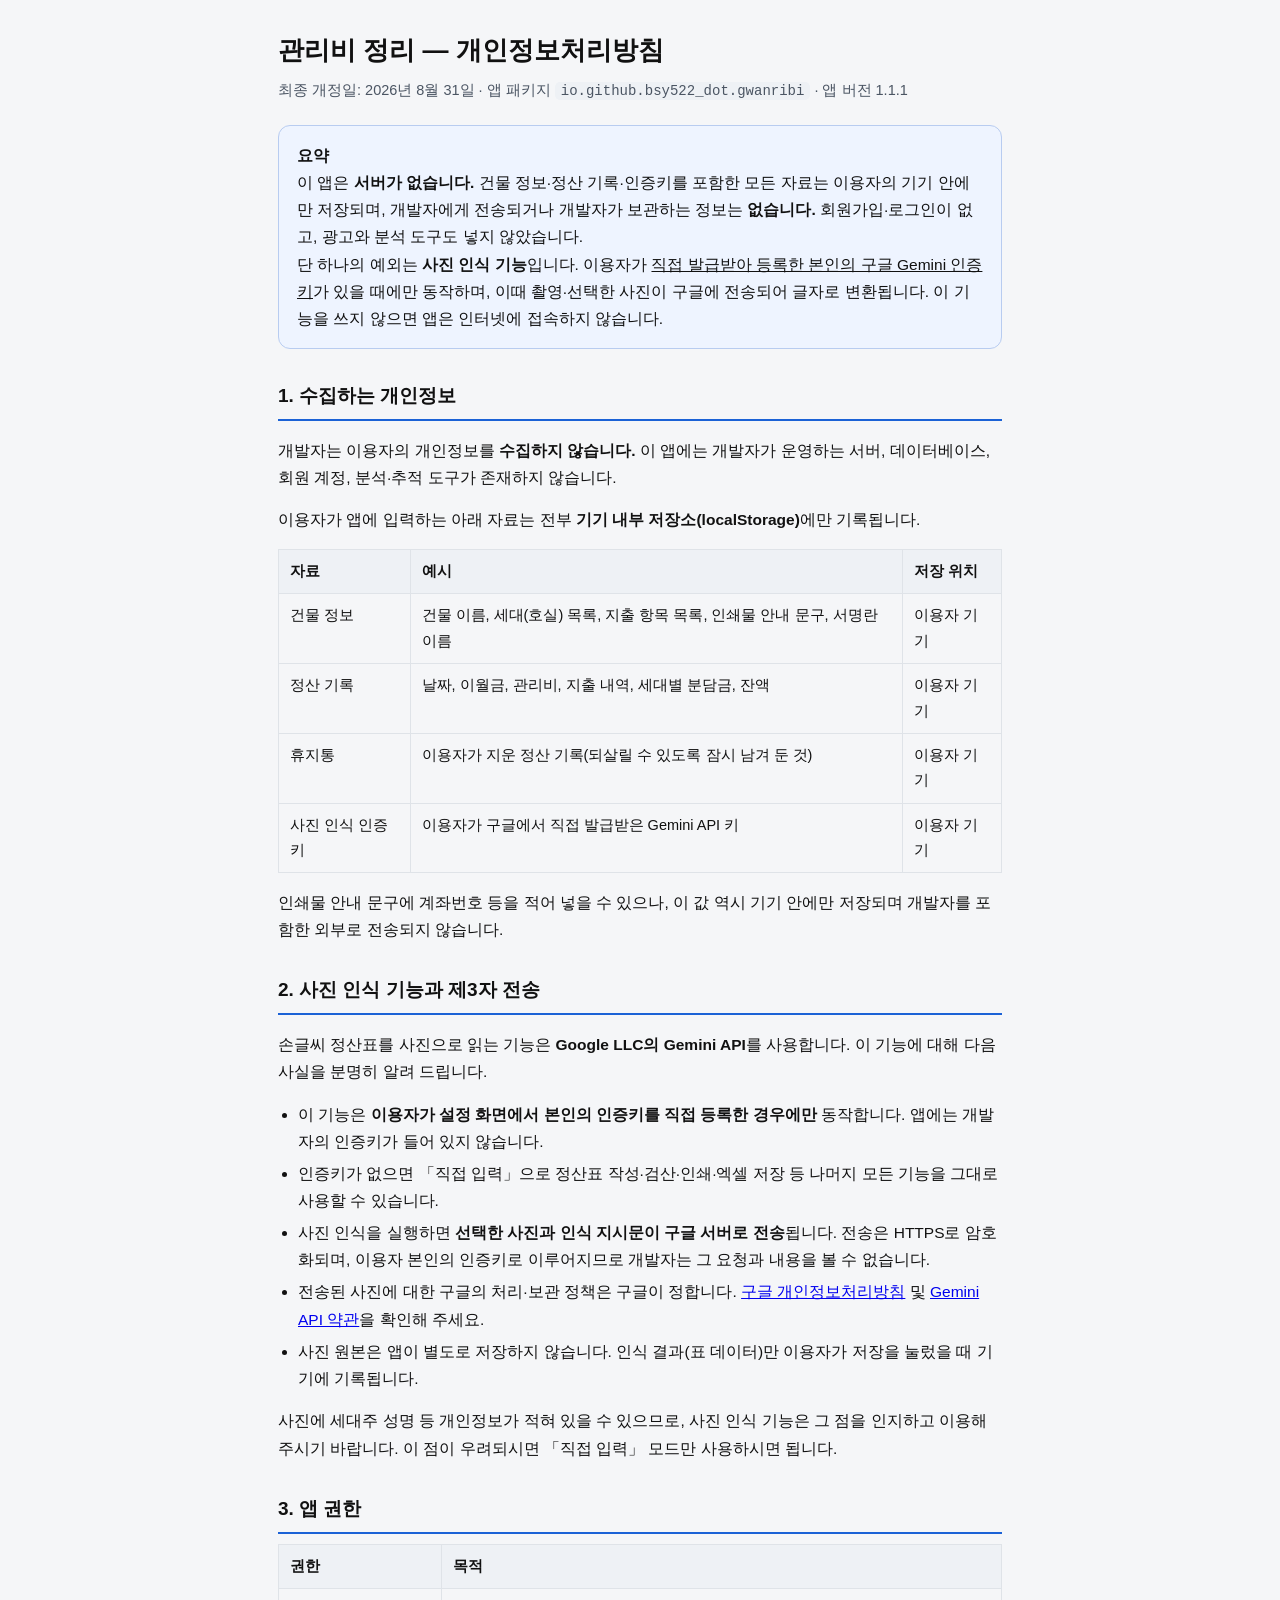
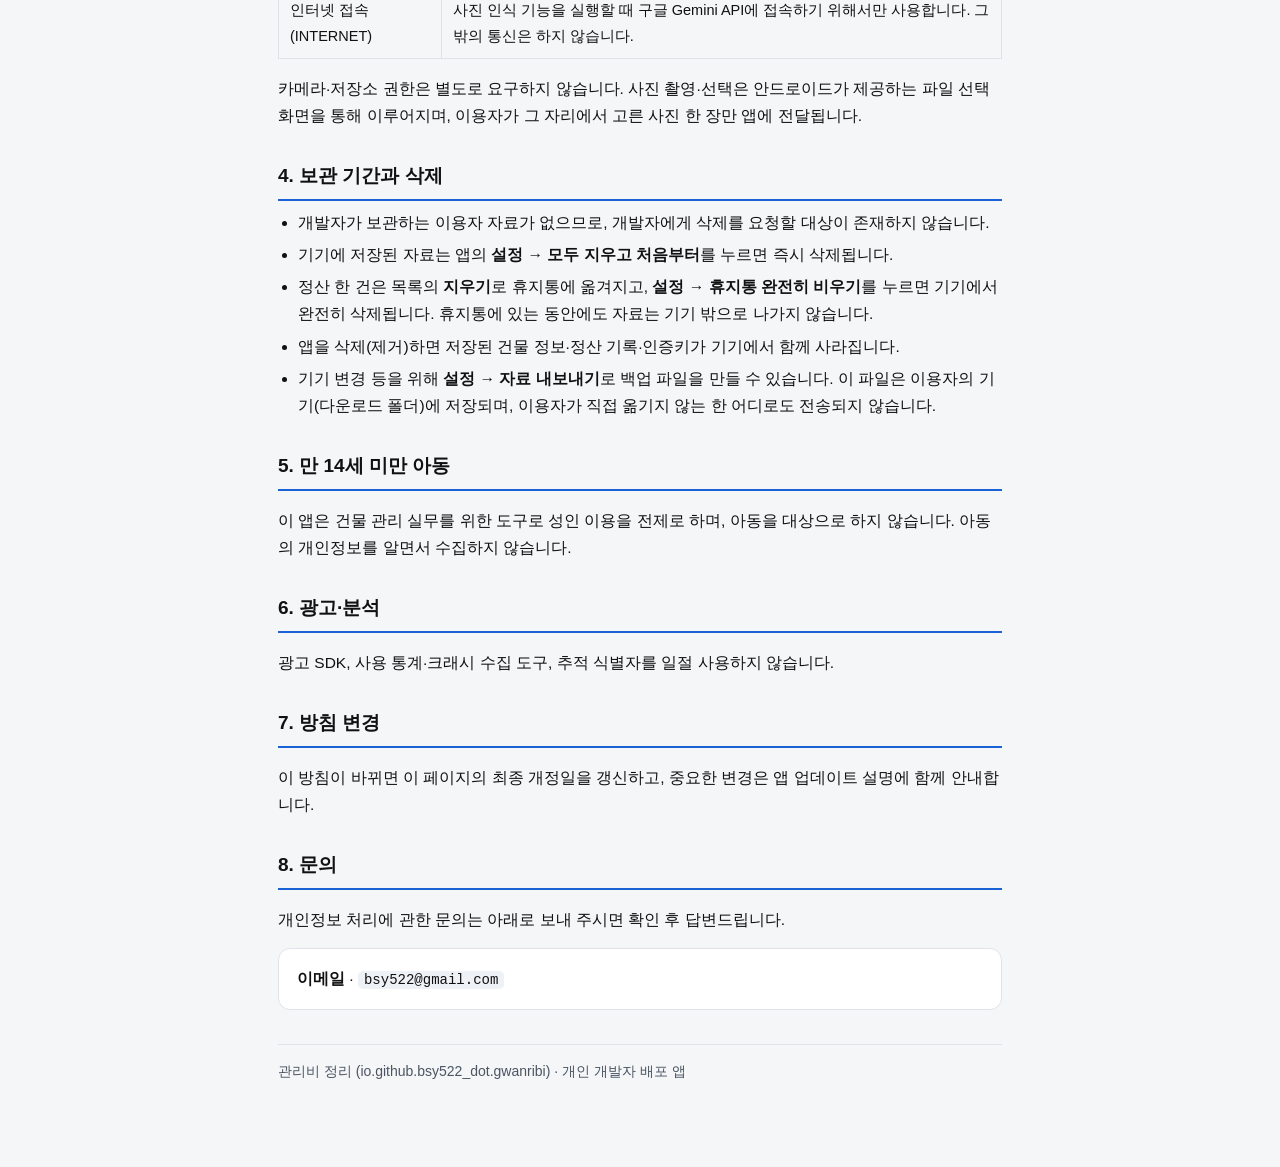
<file: gwanribi/privacy.html>
<!doctype html>
<html lang="ko">
<head>
<meta charset="utf-8">
<meta name="viewport" content="width=device-width,initial-scale=1">
<title>관리비 정리 — 개인정보처리방침</title>
<style>
  :root{--ink:#111;--sub:#4b5563;--line:#dfe3e8;--btn:#1b62d6;--bg:#f5f6f8;--card:#fff}
  *{box-sizing:border-box}
  body{margin:0;background:var(--bg);color:var(--ink);line-height:1.75;
    font-family:"Malgun Gothic","맑은 고딕","Apple SD Gothic Neo",-apple-system,sans-serif}
  .wrap{max-width:760px;margin:0 auto;padding:28px 18px 70px}
  h1{font-size:26px;margin:0 0 4px}
  .meta{color:var(--sub);font-size:14.5px;margin:0 0 22px}
  h2{font-size:19px;margin:30px 0 8px;padding-bottom:7px;border-bottom:2px solid var(--btn)}
  h3{font-size:16px;margin:18px 0 4px}
  p,li{font-size:15.5px}
  ul{padding-left:20px;margin:8px 0}
  li{margin:5px 0}
  .card{background:var(--card);border:1px solid var(--line);border-radius:12px;
    padding:16px 18px;margin:14px 0}
  .key{background:#eef4ff;border:1px solid #b8ccf0}
  table{width:100%;border-collapse:collapse;margin:10px 0;font-size:14.5px}
  th,td{border:1px solid var(--line);padding:9px 11px;text-align:left;vertical-align:top}
  th{background:#eef1f5;font-weight:800}
  code{background:#eef1f5;border-radius:5px;padding:1px 6px;font-size:14px}
  .foot{color:var(--sub);font-size:14px;margin-top:34px;border-top:1px solid var(--line);padding-top:14px}
</style>
</head>
<body><div class="wrap">

<h1>관리비 정리 — 개인정보처리방침</h1>
<p class="meta">최종 개정일: 2026년 8월 31일 · 앱 패키지 <code>io.github.bsy522_dot.gwanribi</code> · 앱 버전 1.1.1</p>

<div class="card key">
<p style="margin:0"><b>요약</b><br>
이 앱은 <b>서버가 없습니다.</b> 건물 정보·정산 기록·인증키를 포함한 모든 자료는 이용자의 기기 안에만
저장되며, 개발자에게 전송되거나 개발자가 보관하는 정보는 <b>없습니다.</b> 회원가입·로그인이 없고,
광고와 분석 도구도 넣지 않았습니다.<br>
단 하나의 예외는 <b>사진 인식 기능</b>입니다. 이용자가 <u>직접 발급받아 등록한 본인의 구글 Gemini
인증키</u>가 있을 때에만 동작하며, 이때 촬영·선택한 사진이 구글에 전송되어 글자로 변환됩니다.
이 기능을 쓰지 않으면 앱은 인터넷에 접속하지 않습니다.</p>
</div>

<h2>1. 수집하는 개인정보</h2>
<p>개발자는 이용자의 개인정보를 <b>수집하지 않습니다.</b> 이 앱에는 개발자가 운영하는 서버,
데이터베이스, 회원 계정, 분석·추적 도구가 존재하지 않습니다.</p>
<p>이용자가 앱에 입력하는 아래 자료는 전부 <b>기기 내부 저장소(localStorage)</b>에만 기록됩니다.</p>
<table>
  <tr><th>자료</th><th>예시</th><th>저장 위치</th></tr>
  <tr><td>건물 정보</td><td>건물 이름, 세대(호실) 목록, 지출 항목 목록, 인쇄물 안내 문구, 서명란 이름</td>
      <td>이용자 기기</td></tr>
  <tr><td>정산 기록</td><td>날짜, 이월금, 관리비, 지출 내역, 세대별 분담금, 잔액</td>
      <td>이용자 기기</td></tr>
  <tr><td>휴지통</td><td>이용자가 지운 정산 기록(되살릴 수 있도록 잠시 남겨 둔 것)</td>
      <td>이용자 기기</td></tr>
  <tr><td>사진 인식 인증키</td><td>이용자가 구글에서 직접 발급받은 Gemini API 키</td>
      <td>이용자 기기</td></tr>
</table>
<p>인쇄물 안내 문구에 계좌번호 등을 적어 넣을 수 있으나, 이 값 역시 기기 안에만 저장되며
개발자를 포함한 외부로 전송되지 않습니다.</p>

<h2>2. 사진 인식 기능과 제3자 전송</h2>
<p>손글씨 정산표를 사진으로 읽는 기능은 <b>Google LLC의 Gemini API</b>를 사용합니다. 이 기능에 대해
다음 사실을 분명히 알려 드립니다.</p>
<ul>
  <li>이 기능은 <b>이용자가 설정 화면에서 본인의 인증키를 직접 등록한 경우에만</b> 동작합니다.
      앱에는 개발자의 인증키가 들어 있지 않습니다.</li>
  <li>인증키가 없으면 「직접 입력」으로 정산표 작성·검산·인쇄·엑셀 저장 등 나머지 모든 기능을
      그대로 사용할 수 있습니다.</li>
  <li>사진 인식을 실행하면 <b>선택한 사진과 인식 지시문이 구글 서버로 전송</b>됩니다. 전송은
      HTTPS로 암호화되며, 이용자 본인의 인증키로 이루어지므로 개발자는 그 요청과 내용을 볼 수 없습니다.</li>
  <li>전송된 사진에 대한 구글의 처리·보관 정책은 구글이 정합니다.
      <a href="https://policies.google.com/privacy">구글 개인정보처리방침</a> 및
      <a href="https://ai.google.dev/gemini-api/terms">Gemini API 약관</a>을 확인해 주세요.</li>
  <li>사진 원본은 앱이 별도로 저장하지 않습니다. 인식 결과(표 데이터)만 이용자가 저장을 눌렀을 때
      기기에 기록됩니다.</li>
</ul>
<p>사진에 세대주 성명 등 개인정보가 적혀 있을 수 있으므로, 사진 인식 기능은 그 점을 인지하고
이용해 주시기 바랍니다. 이 점이 우려되시면 「직접 입력」 모드만 사용하시면 됩니다.</p>

<h2>3. 앱 권한</h2>
<table>
  <tr><th>권한</th><th>목적</th></tr>
  <tr><td>인터넷 접속(INTERNET)</td>
      <td>사진 인식 기능을 실행할 때 구글 Gemini API에 접속하기 위해서만 사용합니다.
          그 밖의 통신은 하지 않습니다.</td></tr>
</table>
<p>카메라·저장소 권한은 별도로 요구하지 않습니다. 사진 촬영·선택은 안드로이드가 제공하는
파일 선택 화면을 통해 이루어지며, 이용자가 그 자리에서 고른 사진 한 장만 앱에 전달됩니다.</p>

<h2>4. 보관 기간과 삭제</h2>
<ul>
  <li>개발자가 보관하는 이용자 자료가 없으므로, 개발자에게 삭제를 요청할 대상이 존재하지 않습니다.</li>
  <li>기기에 저장된 자료는 앱의 <b>설정 → 모두 지우고 처음부터</b>를 누르면 즉시 삭제됩니다.</li>
  <li>정산 한 건은 목록의 <b>지우기</b>로 휴지통에 옮겨지고, <b>설정 → 휴지통 완전히 비우기</b>를 누르면
      기기에서 완전히 삭제됩니다. 휴지통에 있는 동안에도 자료는 기기 밖으로 나가지 않습니다.</li>
  <li>앱을 삭제(제거)하면 저장된 건물 정보·정산 기록·인증키가 기기에서 함께 사라집니다.</li>
  <li>기기 변경 등을 위해 <b>설정 → 자료 내보내기</b>로 백업 파일을 만들 수 있습니다. 이 파일은
      이용자의 기기(다운로드 폴더)에 저장되며, 이용자가 직접 옮기지 않는 한 어디로도 전송되지 않습니다.</li>
</ul>

<h2>5. 만 14세 미만 아동</h2>
<p>이 앱은 건물 관리 실무를 위한 도구로 성인 이용을 전제로 하며, 아동을 대상으로 하지 않습니다.
아동의 개인정보를 알면서 수집하지 않습니다.</p>

<h2>6. 광고·분석</h2>
<p>광고 SDK, 사용 통계·크래시 수집 도구, 추적 식별자를 일절 사용하지 않습니다.</p>

<h2>7. 방침 변경</h2>
<p>이 방침이 바뀌면 이 페이지의 최종 개정일을 갱신하고, 중요한 변경은 앱 업데이트 설명에
함께 안내합니다.</p>

<h2>8. 문의</h2>
<p>개인정보 처리에 관한 문의는 아래로 보내 주시면 확인 후 답변드립니다.</p>
<div class="card"><p style="margin:0"><b>이메일</b> · <code>bsy522@gmail.com</code></p></div>

<p class="foot">관리비 정리 (io.github.bsy522_dot.gwanribi) · 개인 개발자 배포 앱</p>

</div></body></html>
</file>
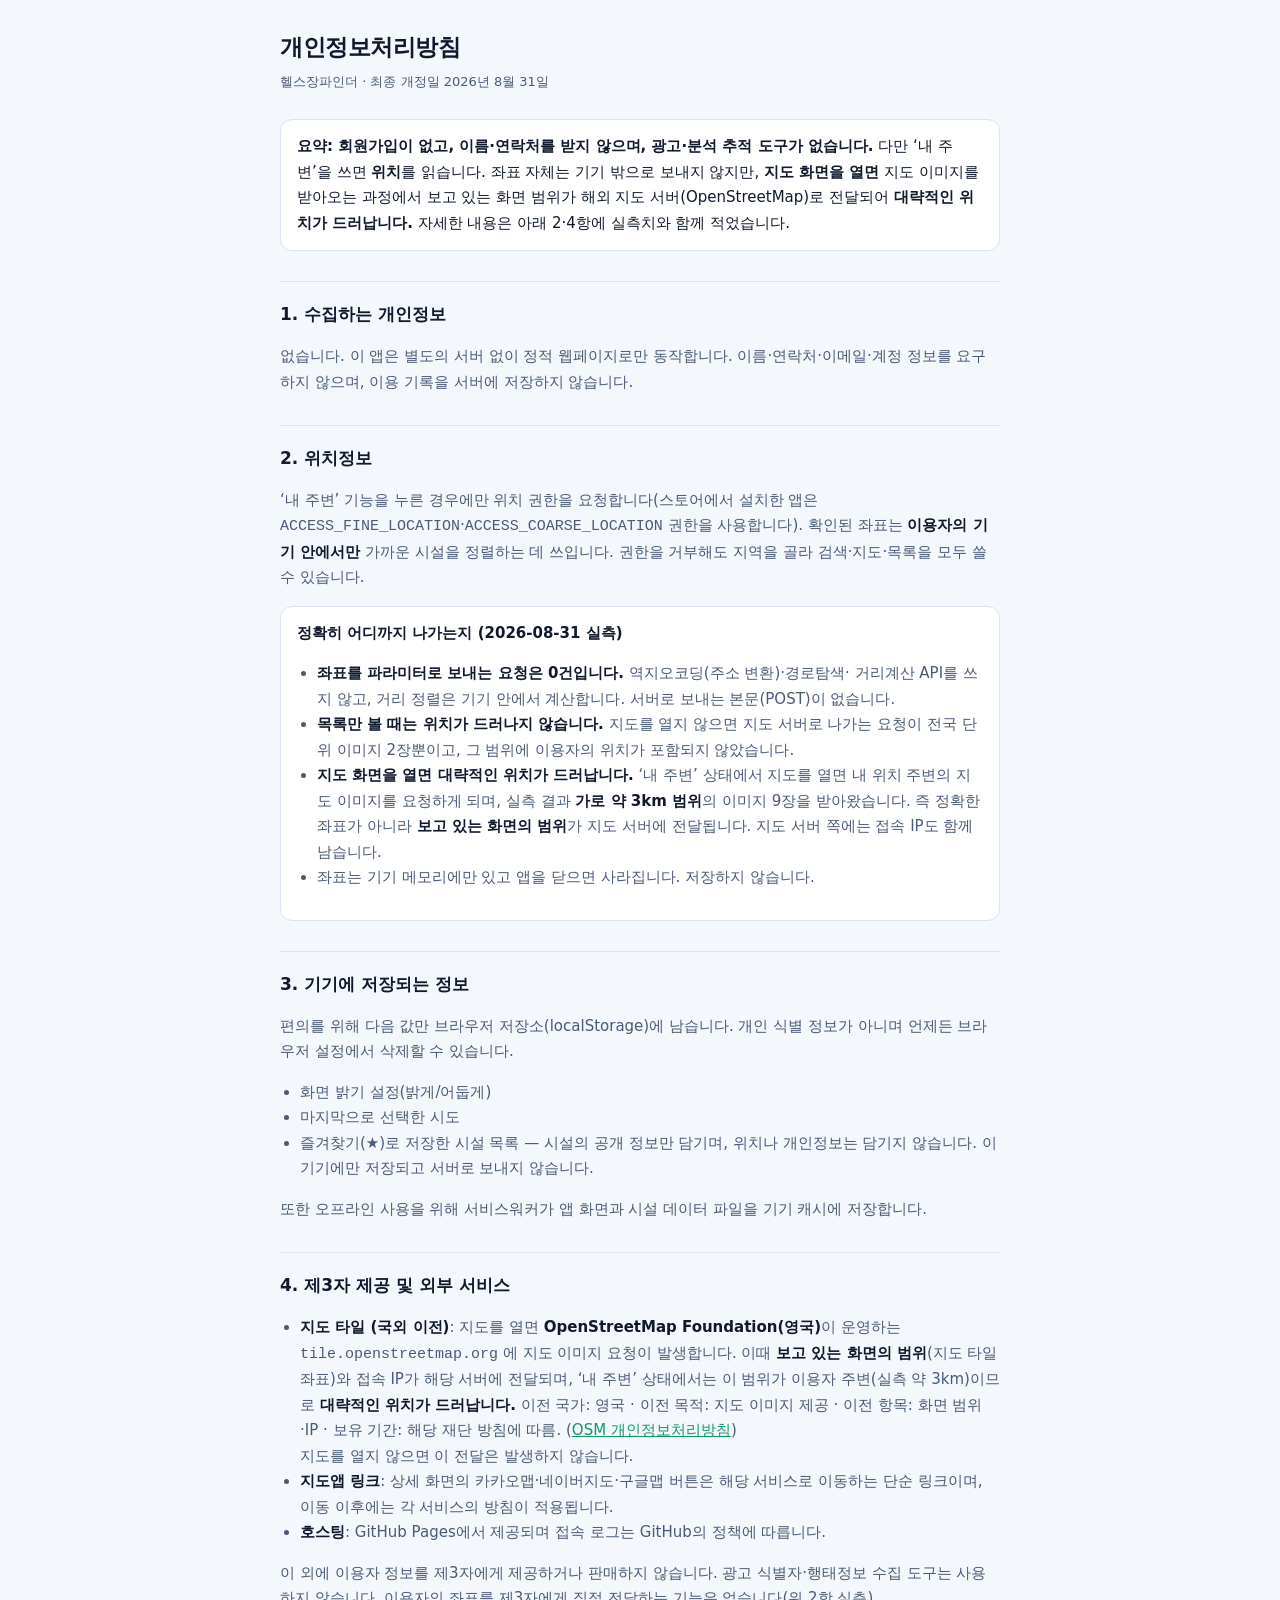
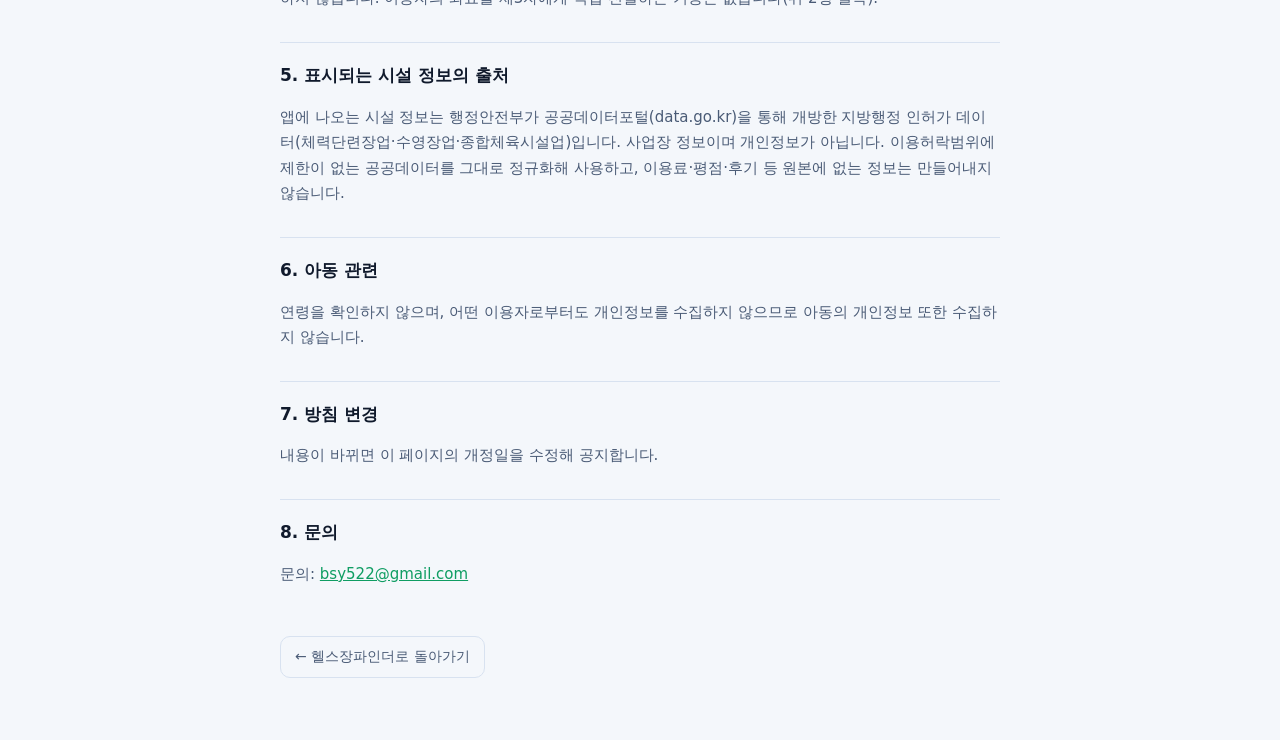
<file: gym-finder/privacy.html>
<!DOCTYPE html>
<html lang="ko">
<head>
<meta charset="UTF-8">
<meta name="viewport" content="width=device-width, initial-scale=1.0">
<title>개인정보처리방침 — 헬스장파인더</title>
<meta name="theme-color" content="#0f172a">
<meta name="color-scheme" content="dark light">
<style>
  :root{--bg:#0b1220;--surface:#111a2b;--line:#243352;--fg:#e8eefc;--fg-dim:#9fb0d0;--accent:#34d399}
  @media (prefers-color-scheme: light){
    :root{--bg:#f4f7fb;--surface:#fff;--line:#d8e2f0;--fg:#101a2c;--fg-dim:#4a5b76;--accent:#0f9d63}
  }
  body{margin:0;background:var(--bg);color:var(--fg);
    font-family:-apple-system,BlinkMacSystemFont,"Malgun Gothic","맑은 고딕","Noto Sans KR",system-ui,sans-serif;
    line-height:1.7;font-size:15px}
  .wrap{max-width:720px;margin:0 auto;padding:28px 18px 64px}
  h1{font-size:23px;letter-spacing:-.02em;margin:0 0 4px}
  .sub{color:var(--fg-dim);font-size:13px;margin-bottom:26px}
  h2{font-size:17px;margin:30px 0 8px;padding-top:18px;border-top:1px solid var(--line)}
  p,li{color:var(--fg-dim)}
  strong{color:var(--fg)}
  a{color:var(--accent)}
  .box{background:var(--surface);border:1px solid var(--line);border-radius:12px;padding:14px 16px;margin:14px 0}
  ul{padding-left:20px}
  .back{display:inline-block;margin-top:34px;color:var(--fg-dim);text-decoration:none;
    border:1px solid var(--line);border-radius:10px;padding:8px 14px;font-size:14px}
</style>
</head>
<body>
<div class="wrap">
  <h1>개인정보처리방침</h1>
  <div class="sub">헬스장파인더 · 최종 개정일 2026년 8월 31일</div>

  <div class="box">
    <strong>요약: 회원가입이 없고, 이름·연락처를 받지 않으며, 광고·분석 추적 도구가 없습니다.</strong>
    다만 ‘내 주변’을 쓰면 <strong>위치</strong>를 읽습니다. 좌표 자체는 기기 밖으로 보내지 않지만,
    <strong>지도 화면을 열면</strong> 지도 이미지를 받아오는 과정에서 보고 있는 화면 범위가
    해외 지도 서버(OpenStreetMap)로 전달되어 <strong>대략적인 위치가 드러납니다.</strong>
    자세한 내용은 아래 2·4항에 실측치와 함께 적었습니다.
  </div>

  <h2>1. 수집하는 개인정보</h2>
  <p>없습니다. 이 앱은 별도의 서버 없이 정적 웹페이지로만 동작합니다.
  이름·연락처·이메일·계정 정보를 요구하지 않으며, 이용 기록을 서버에 저장하지 않습니다.</p>

  <h2>2. 위치정보</h2>
  <p>‘내 주변’ 기능을 누른 경우에만 위치 권한을 요청합니다(스토어에서 설치한 앱은
  <code>ACCESS_FINE_LOCATION</code>·<code>ACCESS_COARSE_LOCATION</code> 권한을 사용합니다).
  확인된 좌표는 <strong>이용자의 기기 안에서만</strong> 가까운 시설을 정렬하는 데 쓰입니다.
  권한을 거부해도 지역을 골라 검색·지도·목록을 모두 쓸 수 있습니다.</p>
  <div class="box">
    <strong>정확히 어디까지 나가는지 (2026-08-31 실측)</strong>
    <ul>
      <li><strong>좌표를 파라미터로 보내는 요청은 0건입니다.</strong> 역지오코딩(주소 변환)·경로탐색·
        거리계산 API를 쓰지 않고, 거리 정렬은 기기 안에서 계산합니다. 서버로 보내는 본문(POST)이 없습니다.</li>
      <li><strong>목록만 볼 때는 위치가 드러나지 않습니다.</strong> 지도를 열지 않으면 지도 서버로 나가는
        요청이 전국 단위 이미지 2장뿐이고, 그 범위에 이용자의 위치가 포함되지 않았습니다.</li>
      <li><strong>지도 화면을 열면 대략적인 위치가 드러납니다.</strong> ‘내 주변’ 상태에서 지도를 열면
        내 위치 주변의 지도 이미지를 요청하게 되며, 실측 결과 <strong>가로 약 3km 범위</strong>의
        이미지 9장을 받아왔습니다. 즉 정확한 좌표가 아니라 <strong>보고 있는 화면의 범위</strong>가
        지도 서버에 전달됩니다. 지도 서버 쪽에는 접속 IP도 함께 남습니다.</li>
      <li>좌표는 기기 메모리에만 있고 앱을 닫으면 사라집니다. 저장하지 않습니다.</li>
    </ul>
  </div>

  <h2>3. 기기에 저장되는 정보</h2>
  <p>편의를 위해 다음 값만 브라우저 저장소(localStorage)에 남습니다. 개인 식별 정보가 아니며 언제든
  브라우저 설정에서 삭제할 수 있습니다.</p>
  <ul>
    <li>화면 밝기 설정(밝게/어둡게)</li>
    <li>마지막으로 선택한 시도</li>
    <li>즐겨찾기(★)로 저장한 시설 목록 — 시설의 공개 정보만 담기며, 위치나 개인정보는 담기지 않습니다.
      이 기기에만 저장되고 서버로 보내지 않습니다.</li>
  </ul>
  <p>또한 오프라인 사용을 위해 서비스워커가 앱 화면과 시설 데이터 파일을 기기 캐시에 저장합니다.</p>

  <h2>4. 제3자 제공 및 외부 서비스</h2>
  <ul>
    <li><strong>지도 타일 (국외 이전)</strong>: 지도를 열면
      <strong>OpenStreetMap Foundation(영국)</strong>이 운영하는 <code>tile.openstreetmap.org</code> 에
      지도 이미지 요청이 발생합니다. 이때 <strong>보고 있는 화면의 범위</strong>(지도 타일 좌표)와
      접속 IP가 해당 서버에 전달되며, ‘내 주변’ 상태에서는 이 범위가 이용자 주변(실측 약 3km)이므로
      <strong>대략적인 위치가 드러납니다.</strong> 이전 국가: 영국 · 이전 목적: 지도 이미지 제공 ·
      이전 항목: 화면 범위·IP · 보유 기간: 해당 재단 방침에 따름.
      (<a href="https://osmfoundation.org/wiki/Privacy_Policy" target="_blank" rel="noopener">OSM 개인정보처리방침</a>)
      <br>지도를 열지 않으면 이 전달은 발생하지 않습니다.</li>
    <li><strong>지도앱 링크</strong>: 상세 화면의 카카오맵·네이버지도·구글맵 버튼은 해당 서비스로
      이동하는 단순 링크이며, 이동 이후에는 각 서비스의 방침이 적용됩니다.</li>
    <li><strong>호스팅</strong>: GitHub Pages에서 제공되며 접속 로그는 GitHub의 정책에 따릅니다.</li>
  </ul>
  <p>이 외에 이용자 정보를 제3자에게 제공하거나 판매하지 않습니다. 광고 식별자·행태정보 수집 도구는 사용하지 않습니다.
  이용자의 좌표를 제3자에게 직접 전달하는 기능은 없습니다(위 2항 실측).</p>

  <h2>5. 표시되는 시설 정보의 출처</h2>
  <p>앱에 나오는 시설 정보는 행정안전부가 공공데이터포털(data.go.kr)을 통해 개방한
  지방행정 인허가 데이터(체력단련장업·수영장업·종합체육시설업)입니다. 사업장 정보이며 개인정보가 아닙니다.
  이용허락범위에 제한이 없는 공공데이터를 그대로 정규화해 사용하고, 이용료·평점·후기 등
  원본에 없는 정보는 만들어내지 않습니다.</p>

  <h2>6. 아동 관련</h2>
  <p>연령을 확인하지 않으며, 어떤 이용자로부터도 개인정보를 수집하지 않으므로 아동의 개인정보 또한 수집하지 않습니다.</p>

  <h2>7. 방침 변경</h2>
  <p>내용이 바뀌면 이 페이지의 개정일을 수정해 공지합니다.</p>

  <h2>8. 문의</h2>
  <p>문의: <a href="mailto:bsy522@gmail.com">bsy522@gmail.com</a></p>

  <a class="back" href="./">← 헬스장파인더로 돌아가기</a>
</div>
</body>
</html>
</file>
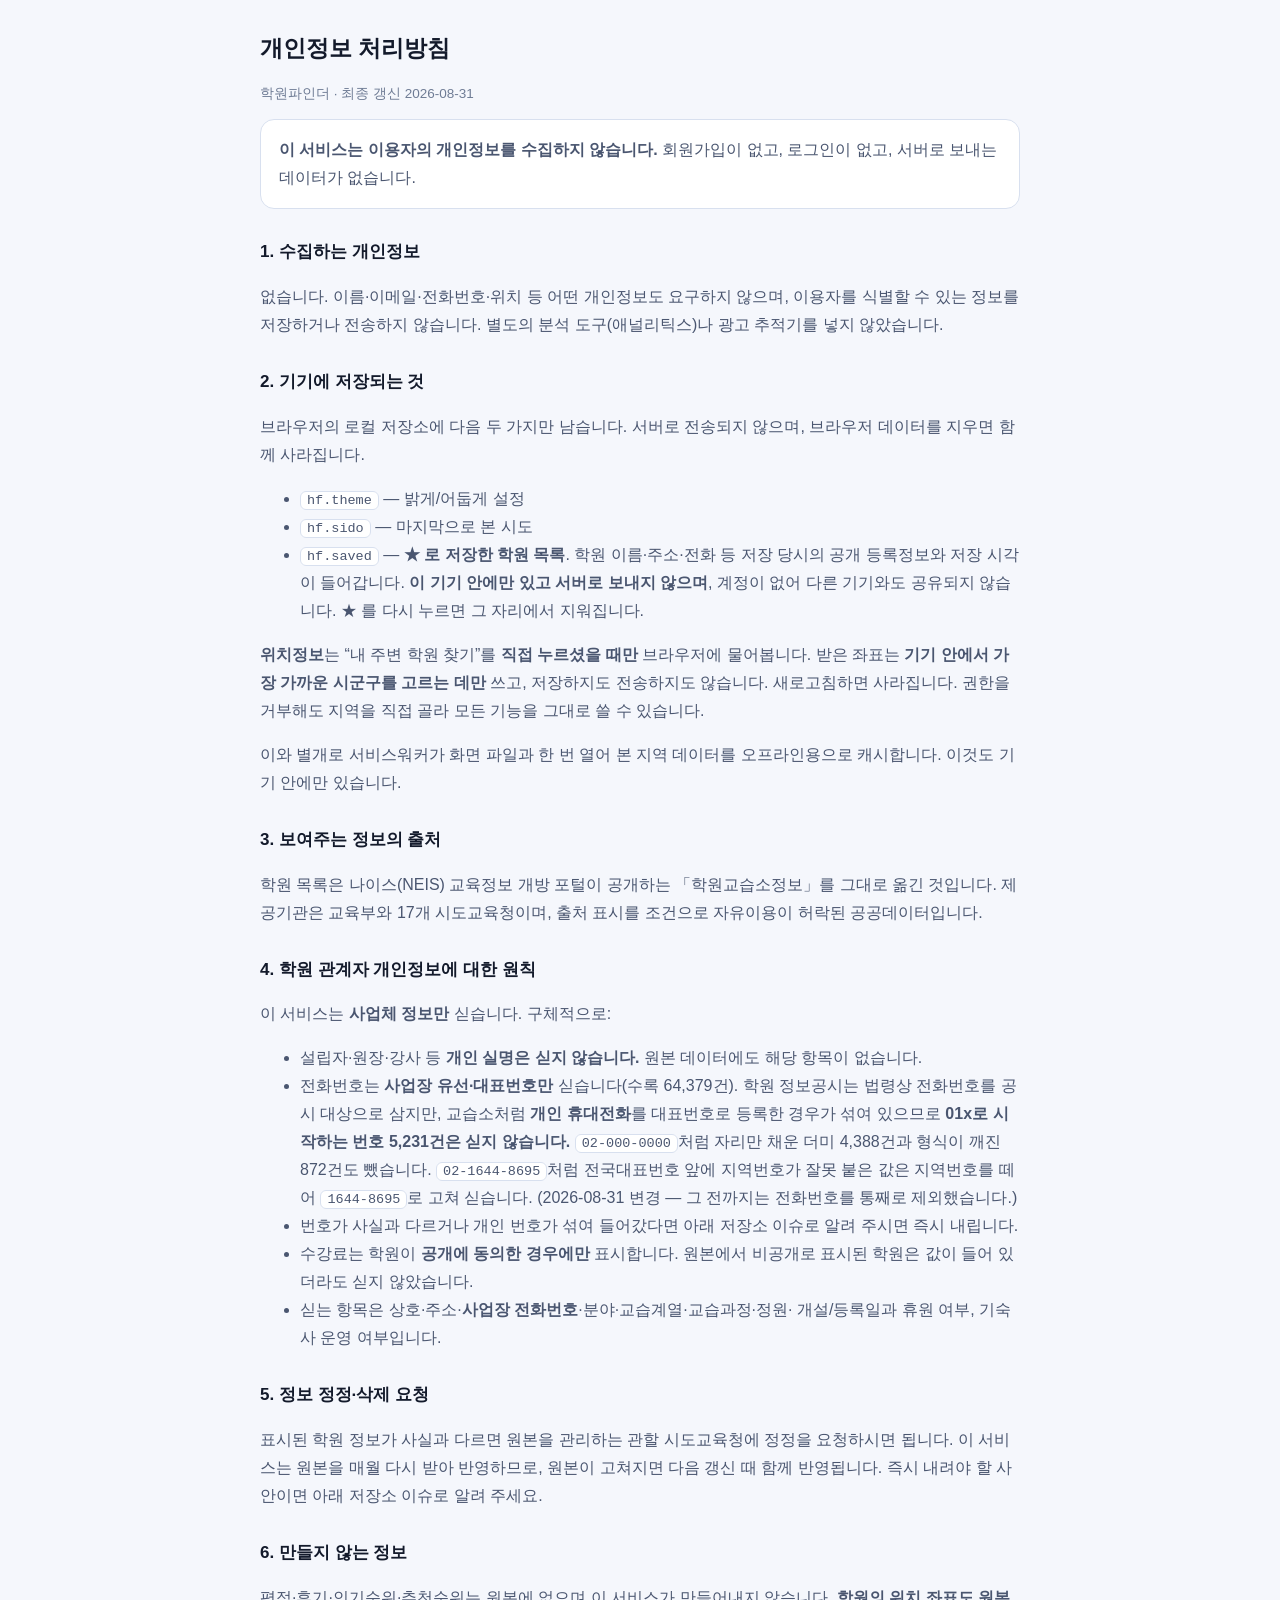
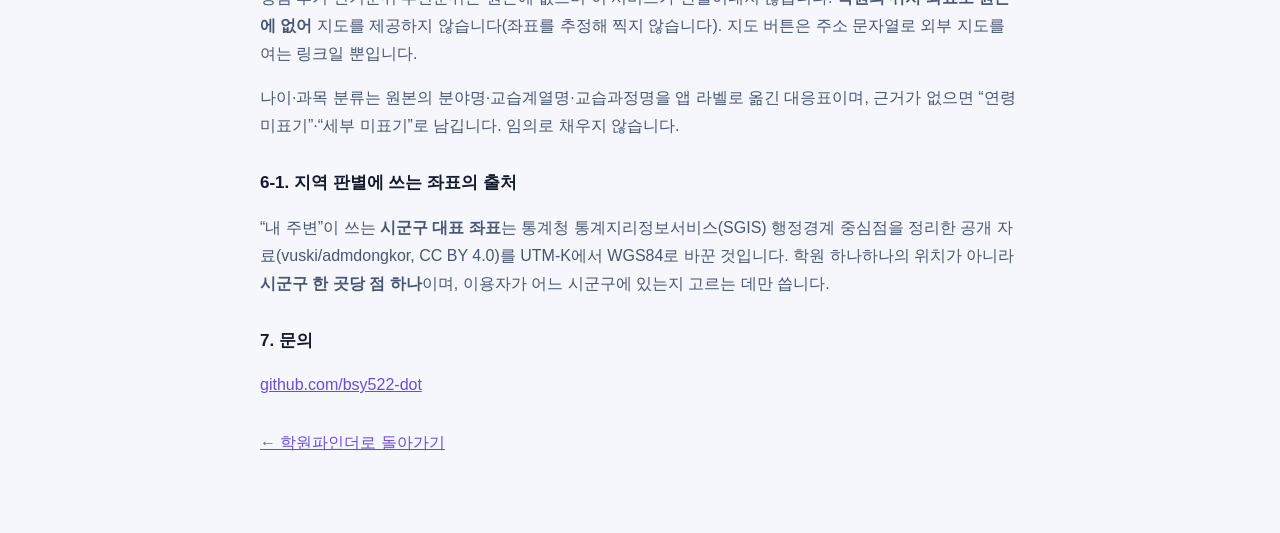
<file: hakwon-finder/privacy.html>
<!DOCTYPE html>
<html lang="ko">
<head>
<meta charset="UTF-8">
<meta name="viewport" content="width=device-width, initial-scale=1.0">
<title>개인정보 처리방침 — 학원파인더</title>
<meta name="theme-color" content="#0b1220">
<meta name="color-scheme" content="dark light">
<style>
  :root{--bg:#0b1220;--surface:#111a2b;--line:#243352;--fg:#e8eefc;
        --fg-dim:#9fb0d0;--fg-mute:#6d7f9f;--accent:#a78bfa}
  html[data-theme="light"]{--bg:#f5f7fc;--surface:#fff;--line:#d8e0ef;
        --fg:#131a2b;--fg-dim:#4a5670;--fg-mute:#6f7c95;--accent:#6d4bd8}
  @media(prefers-color-scheme:light){
    html:not([data-theme="dark"]){--bg:#f5f7fc;--surface:#fff;--line:#d8e0ef;
        --fg:#131a2b;--fg-dim:#4a5670;--fg-mute:#6f7c95;--accent:#6d4bd8}
  }
  body{background:var(--bg);color:var(--fg);margin:0;
       font:16px/1.75 -apple-system,BlinkMacSystemFont,"Segoe UI","Malgun Gothic",
            "Apple SD Gothic Neo","Noto Sans KR",sans-serif}
  .wrap{max-width:760px;margin:0 auto;padding:28px 18px 60px}
  h1{font-size:23px;margin:0 0 6px}
  h2{font-size:17px;margin:28px 0 8px;color:var(--fg)}
  p,li{color:var(--fg-dim)}
  .card{background:var(--surface);border:1px solid var(--line);
        border-radius:14px;padding:16px 18px;margin:14px 0}
  a{color:var(--accent)}
  .meta{color:var(--fg-mute);font-size:13.5px}
  code{background:var(--surface);border:1px solid var(--line);
       border-radius:6px;padding:1px 6px;font-size:13.5px}
</style>
</head>
<body>
<div class="wrap">
  <h1>개인정보 처리방침</h1>
  <p class="meta">학원파인더 · 최종 갱신 2026-08-31</p>

  <div class="card">
    <p style="margin:0"><b>이 서비스는 이용자의 개인정보를 수집하지 않습니다.</b>
    회원가입이 없고, 로그인이 없고, 서버로 보내는 데이터가 없습니다.</p>
  </div>

  <h2>1. 수집하는 개인정보</h2>
  <p>없습니다. 이름·이메일·전화번호·위치 등 어떤 개인정보도 요구하지 않으며,
     이용자를 식별할 수 있는 정보를 저장하거나 전송하지 않습니다.
     별도의 분석 도구(애널리틱스)나 광고 추적기를 넣지 않았습니다.</p>

  <h2>2. 기기에 저장되는 것</h2>
  <p>브라우저의 로컬 저장소에 다음 두 가지만 남습니다. 서버로 전송되지 않으며,
     브라우저 데이터를 지우면 함께 사라집니다.</p>
  <ul>
    <li><code>hf.theme</code> — 밝게/어둡게 설정</li>
    <li><code>hf.sido</code> — 마지막으로 본 시도</li>
    <li><code>hf.saved</code> — <b>★ 로 저장한 학원 목록</b>. 학원 이름·주소·전화 등
        저장 당시의 공개 등록정보와 저장 시각이 들어갑니다.
        <b>이 기기 안에만 있고 서버로 보내지 않으며</b>, 계정이 없어 다른 기기와도 공유되지 않습니다.
        ★ 를 다시 누르면 그 자리에서 지워집니다.</li>
  </ul>
  <p><b>위치정보</b>는 “내 주변 학원 찾기”를 <b>직접 누르셨을 때만</b> 브라우저에 물어봅니다.
     받은 좌표는 <b>기기 안에서 가장 가까운 시군구를 고르는 데만</b> 쓰고,
     저장하지도 전송하지도 않습니다. 새로고침하면 사라집니다.
     권한을 거부해도 지역을 직접 골라 모든 기능을 그대로 쓸 수 있습니다.</p>
  <p>이와 별개로 서비스워커가 화면 파일과 한 번 열어 본 지역 데이터를
     오프라인용으로 캐시합니다. 이것도 기기 안에만 있습니다.</p>

  <h2>3. 보여주는 정보의 출처</h2>
  <p>학원 목록은 나이스(NEIS) 교육정보 개방 포털이 공개하는
     「학원교습소정보」를 그대로 옮긴 것입니다. 제공기관은 교육부와 17개 시도교육청이며,
     출처 표시를 조건으로 자유이용이 허락된 공공데이터입니다.</p>

  <h2>4. 학원 관계자 개인정보에 대한 원칙</h2>
  <p>이 서비스는 <b>사업체 정보만</b> 싣습니다. 구체적으로:</p>
  <ul>
    <li>설립자·원장·강사 등 <b>개인 실명은 싣지 않습니다.</b>
        원본 데이터에도 해당 항목이 없습니다.</li>
    <li>전화번호는 <b>사업장 유선·대표번호만</b> 싣습니다(수록 <span id="nTel">64,379</span>건).
        학원 정보공시는 법령상 전화번호를 공시 대상으로 삼지만, 교습소처럼
        <b>개인 휴대전화</b>를 대표번호로 등록한 경우가 섞여 있으므로
        <b>01x로 시작하는 번호 <span id="nMobile">5,231</span>건은 싣지 않습니다.</b>
        <code>02-000-0000</code>처럼 자리만 채운 더미 <span id="nDummy">4,388</span>건과
        형식이 깨진 <span id="nBad">872</span>건도 뺐습니다.
        <code>02-1644-8695</code>처럼 전국대표번호 앞에 지역번호가 잘못 붙은 값은
        지역번호를 떼어 <code>1644-8695</code>로 고쳐 싣습니다.
        (2026-08-31 변경 — 그 전까지는 전화번호를 통째로 제외했습니다.)</li>
    <li>번호가 사실과 다르거나 개인 번호가 섞여 들어갔다면 아래 저장소 이슈로
        알려 주시면 즉시 내립니다.</li>
    <li>수강료는 학원이 <b>공개에 동의한 경우에만</b> 표시합니다.
        원본에서 비공개로 표시된 학원은 값이 들어 있더라도 싣지 않았습니다.</li>
    <li>싣는 항목은 상호·주소·<b>사업장 전화번호</b>·분야·교습계열·교습과정·정원·
        개설/등록일과 휴원 여부, 기숙사 운영 여부입니다.</li>
  </ul>

  <h2>5. 정보 정정·삭제 요청</h2>
  <p>표시된 학원 정보가 사실과 다르면 원본을 관리하는 관할 시도교육청에
     정정을 요청하시면 됩니다. 이 서비스는 원본을 매월 다시 받아 반영하므로,
     원본이 고쳐지면 다음 갱신 때 함께 반영됩니다.
     즉시 내려야 할 사안이면 아래 저장소 이슈로 알려 주세요.</p>

  <h2>6. 만들지 않는 정보</h2>
  <p>평점·후기·인기순위·추천순위는 원본에 없으며 이 서비스가 만들어내지 않습니다.
     <b>학원의 위치 좌표도 원본에 없어</b> 지도를 제공하지 않습니다(좌표를 추정해 찍지 않습니다).
     지도 버튼은 주소 문자열로 외부 지도를 여는 링크일 뿐입니다.</p>
  <p>나이·과목 분류는 원본의 분야명·교습계열명·교습과정명을 앱 라벨로 옮긴 대응표이며,
     근거가 없으면 “연령 미표기”·“세부 미표기”로 남깁니다. 임의로 채우지 않습니다.</p>

  <h2>6-1. 지역 판별에 쓰는 좌표의 출처</h2>
  <p>“내 주변”이 쓰는 <b>시군구 대표 좌표</b>는 통계청 통계지리정보서비스(SGIS)
     행정경계 중심점을 정리한 공개 자료(vuski/admdongkor, CC BY 4.0)를
     UTM-K에서 WGS84로 바꾼 것입니다. 학원 하나하나의 위치가 아니라
     <b>시군구 한 곳당 점 하나</b>이며, 이용자가 어느 시군구에 있는지 고르는 데만 씁니다.</p>

  <h2>7. 문의</h2>
  <p><a href="https://github.com/bsy522-dot/bsy522-dot.github.io">github.com/bsy522-dot</a></p>

  <p style="margin-top:30px"><a href="index.html">← 학원파인더로 돌아가기</a></p>
</div>
<script>
/* 위 숫자는 데이터를 다시 만들면 바뀐다. 사람이 옮겨 적다 틀리지 않게
   실제 데이터 파일(index.json)에서 읽어 덮어쓴다. 못 읽으면 적혀 있는 값이 남는다. */
(function(){
  function put(id, v){
    var e = document.getElementById(id);
    if (e && typeof v === "number") e.textContent = v.toLocaleString("ko-KR");
  }
  fetch("data/index.json").then(function(r){ return r.json(); }).then(function(d){
    put("nTel", d.tel_shown);
    var t = d.tel_dropped || {};
    put("nMobile", t["휴대폰"]);
    put("nDummy", t["더미"]);
    put("nBad", t["형식오류"]);
  }).catch(function(){});
})();
</script>
</body>
</html>
</file>
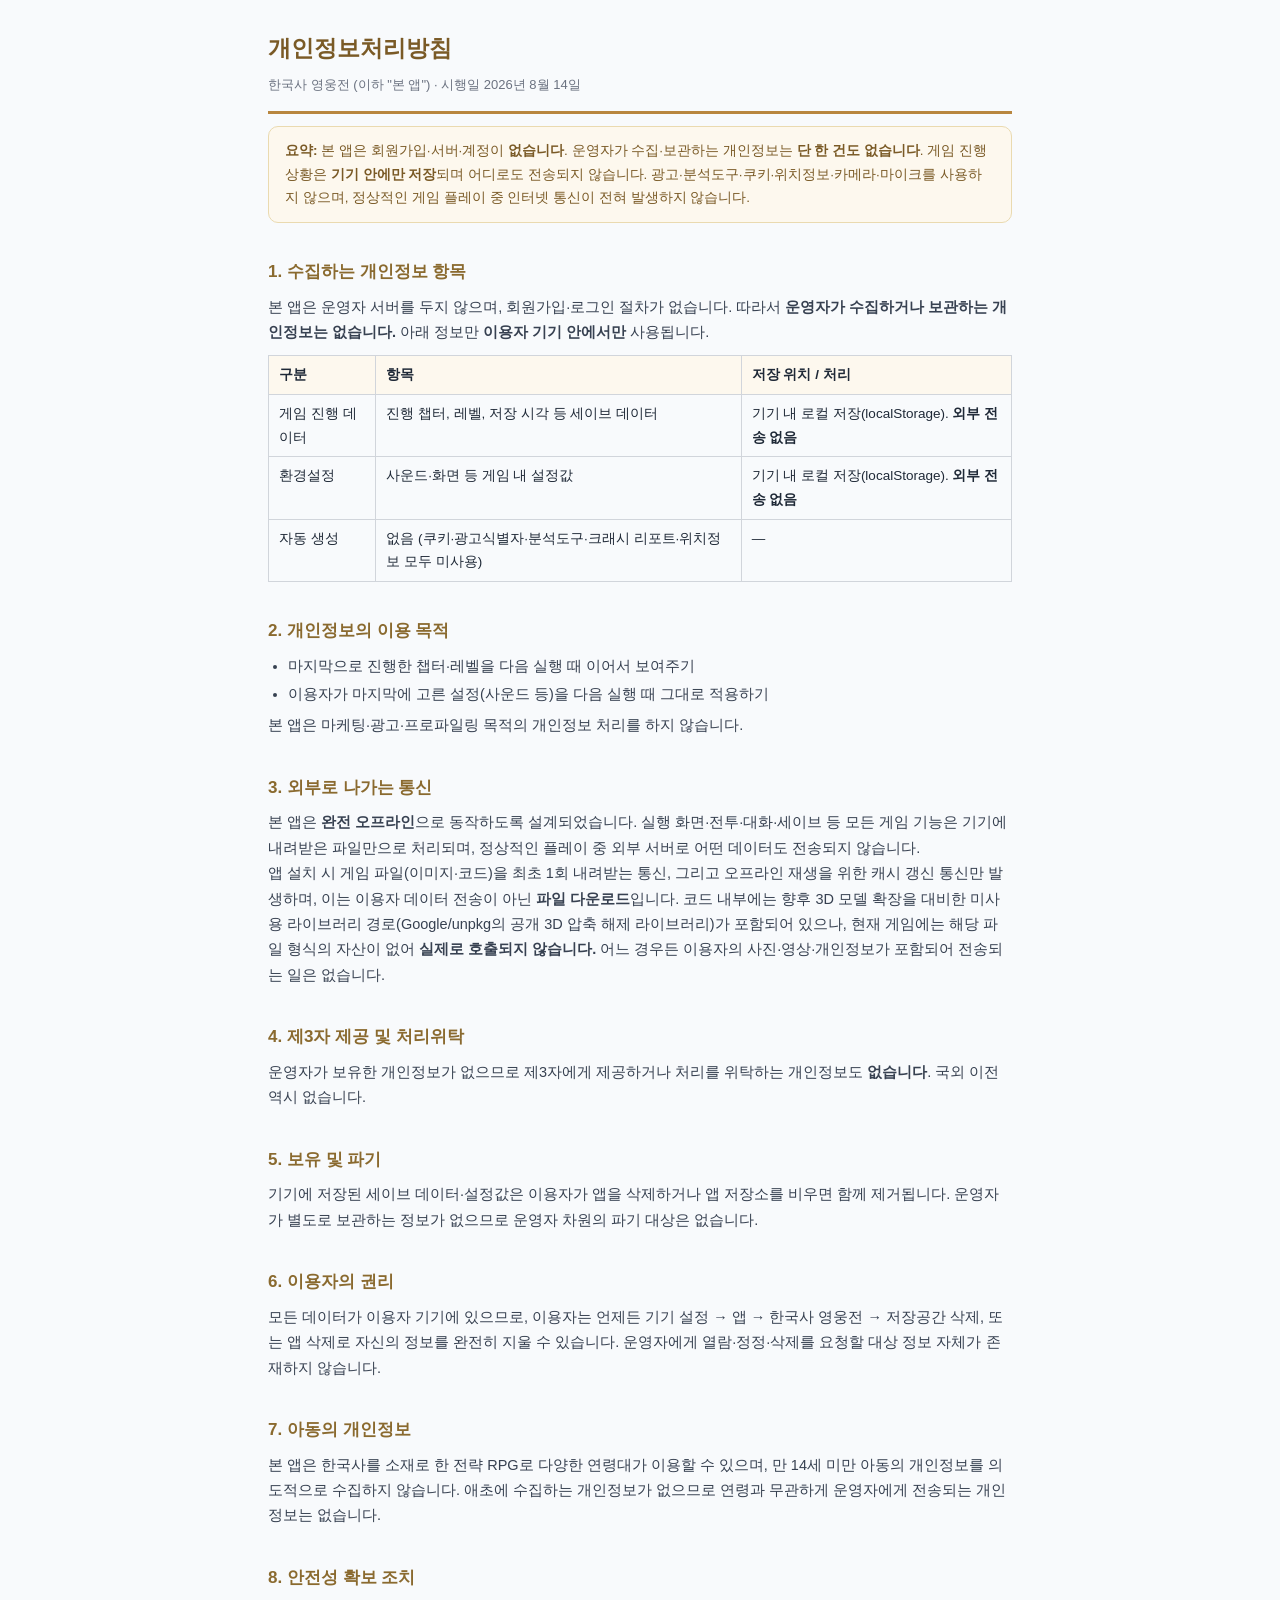
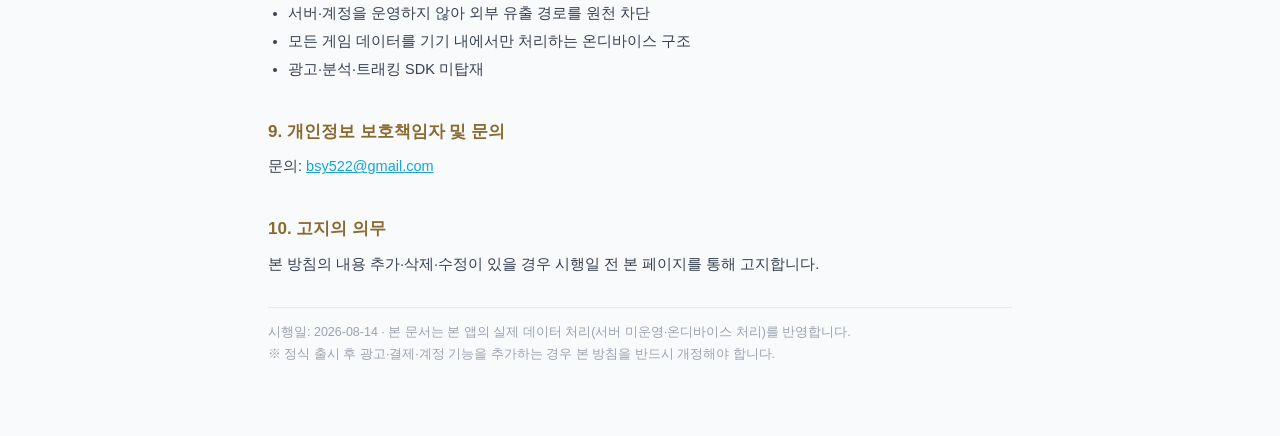
<file: korean-heroes/privacy.html>
<!DOCTYPE html><html lang="ko"><head>
<meta charset="UTF-8"><meta name="viewport" content="width=device-width,initial-scale=1">
<meta name="robots" content="index,follow">
<title>개인정보처리방침 — 한국사 영웅전</title>
<style>
*{box-sizing:border-box;margin:0;padding:0}
body{font-family:'Pretendard','Malgun Gothic',-apple-system,sans-serif;color:#1f2937;line-height:1.75;background:#f8fafc}
.wrap{max-width:780px;margin:0 auto;padding:28px 18px 70px}
header{border-bottom:3px solid #b8863f;padding-bottom:14px;margin-bottom:8px}
h1{font-size:23px;color:#7a5a26}
.meta{font-size:13px;color:#6b7280;margin-top:6px}
h2{font-size:17px;color:#8a6a2f;margin:26px 0 8px;padding-top:8px}
p,li{font-size:14.5px;color:#374151}
ul{margin:6px 0 6px 20px}li{margin:3px 0}
.box{background:#fdf8ee;border:1px solid #eadab0;border-radius:10px;padding:12px 16px;font-size:13.5px;color:#7a5a26;margin:12px 0}
table{width:100%;border-collapse:collapse;margin:10px 0;font-size:13.5px}
th,td{border:1px solid #d1d5db;padding:7px 10px;text-align:left;vertical-align:top}
th{background:#fdf8ee}
footer{margin-top:30px;padding-top:14px;border-top:1px solid #e5e7eb;font-size:12.5px;color:#9ca3af}
a{color:#0ea5e9}
b.hl{color:#7a5a26}
</style></head><body><div class="wrap">
<header>
<h1>개인정보처리방침</h1>
<div class="meta">한국사 영웅전 (이하 "본 앱") · 시행일 2026년 8월 14일</div>
</header>

<div class="box"><b>요약:</b> 본 앱은 회원가입·서버·계정이 <b class="hl">없습니다</b>. 운영자가 수집·보관하는 개인정보는 <b class="hl">단 한 건도 없습니다</b>. 게임 진행 상황은 <b class="hl">기기 안에만 저장</b>되며 어디로도 전송되지 않습니다. 광고·분석도구·쿠키·위치정보·카메라·마이크를 사용하지 않으며, 정상적인 게임 플레이 중 인터넷 통신이 전혀 발생하지 않습니다.</div>

<h2>1. 수집하는 개인정보 항목</h2>
<p>본 앱은 운영자 서버를 두지 않으며, 회원가입·로그인 절차가 없습니다. 따라서 <b>운영자가 수집하거나 보관하는 개인정보는 없습니다.</b> 아래 정보만 <b>이용자 기기 안에서만</b> 사용됩니다.</p>
<table>
<tr><th>구분</th><th>항목</th><th>저장 위치 / 처리</th></tr>
<tr><td>게임 진행 데이터</td><td>진행 챕터, 레벨, 저장 시각 등 세이브 데이터</td><td>기기 내 로컬 저장(localStorage). <b>외부 전송 없음</b></td></tr>
<tr><td>환경설정</td><td>사운드·화면 등 게임 내 설정값</td><td>기기 내 로컬 저장(localStorage). <b>외부 전송 없음</b></td></tr>
<tr><td>자동 생성</td><td>없음 (쿠키·광고식별자·분석도구·크래시 리포트·위치정보 모두 미사용)</td><td>—</td></tr>
</table>

<h2>2. 개인정보의 이용 목적</h2>
<ul>
<li>마지막으로 진행한 챕터·레벨을 다음 실행 때 이어서 보여주기</li>
<li>이용자가 마지막에 고른 설정(사운드 등)을 다음 실행 때 그대로 적용하기</li>
</ul>
<p>본 앱은 마케팅·광고·프로파일링 목적의 개인정보 처리를 하지 않습니다.</p>

<h2>3. 외부로 나가는 통신</h2>
<p>본 앱은 <b>완전 오프라인</b>으로 동작하도록 설계되었습니다. 실행 화면·전투·대화·세이브 등 모든 게임 기능은 기기에 내려받은 파일만으로 처리되며, 정상적인 플레이 중 외부 서버로 어떤 데이터도 전송되지 않습니다.</p>
<p>앱 설치 시 게임 파일(이미지·코드)을 최초 1회 내려받는 통신, 그리고 오프라인 재생을 위한 캐시 갱신 통신만 발생하며, 이는 이용자 데이터 전송이 아닌 <b>파일 다운로드</b>입니다. 코드 내부에는 향후 3D 모델 확장을 대비한 미사용 라이브러리 경로(Google/unpkg의 공개 3D 압축 해제 라이브러리)가 포함되어 있으나, 현재 게임에는 해당 파일 형식의 자산이 없어 <b>실제로 호출되지 않습니다.</b> 어느 경우든 이용자의 사진·영상·개인정보가 포함되어 전송되는 일은 없습니다.</p>

<h2>4. 제3자 제공 및 처리위탁</h2>
<p>운영자가 보유한 개인정보가 없으므로 제3자에게 제공하거나 처리를 위탁하는 개인정보도 <b>없습니다</b>. 국외 이전 역시 없습니다.</p>

<h2>5. 보유 및 파기</h2>
<p>기기에 저장된 세이브 데이터·설정값은 이용자가 앱을 삭제하거나 앱 저장소를 비우면 함께 제거됩니다. 운영자가 별도로 보관하는 정보가 없으므로 운영자 차원의 파기 대상은 없습니다.</p>

<h2>6. 이용자의 권리</h2>
<p>모든 데이터가 이용자 기기에 있으므로, 이용자는 언제든 기기 설정 → 앱 → 한국사 영웅전 → 저장공간 삭제, 또는 앱 삭제로 자신의 정보를 완전히 지울 수 있습니다. 운영자에게 열람·정정·삭제를 요청할 대상 정보 자체가 존재하지 않습니다.</p>

<h2>7. 아동의 개인정보</h2>
<p>본 앱은 한국사를 소재로 한 전략 RPG로 다양한 연령대가 이용할 수 있으며, 만 14세 미만 아동의 개인정보를 의도적으로 수집하지 않습니다. 애초에 수집하는 개인정보가 없으므로 연령과 무관하게 운영자에게 전송되는 개인정보는 없습니다.</p>

<h2>8. 안전성 확보 조치</h2>
<ul>
<li>서버·계정을 운영하지 않아 외부 유출 경로를 원천 차단</li>
<li>모든 게임 데이터를 기기 내에서만 처리하는 온디바이스 구조</li>
<li>광고·분석·트래킹 SDK 미탑재</li>
</ul>

<h2>9. 개인정보 보호책임자 및 문의</h2>
<p>문의: <a href="mailto:bsy522@gmail.com">bsy522@gmail.com</a></p>

<h2>10. 고지의 의무</h2>
<p>본 방침의 내용 추가·삭제·수정이 있을 경우 시행일 전 본 페이지를 통해 고지합니다.</p>

<footer>
시행일: 2026-08-14 · 본 문서는 본 앱의 실제 데이터 처리(서버 미운영·온디바이스 처리)를 반영합니다.<br>
※ 정식 출시 후 광고·결제·계정 기능을 추가하는 경우 본 방침을 반드시 개정해야 합니다.
</footer>
</div></body></html>
</file>
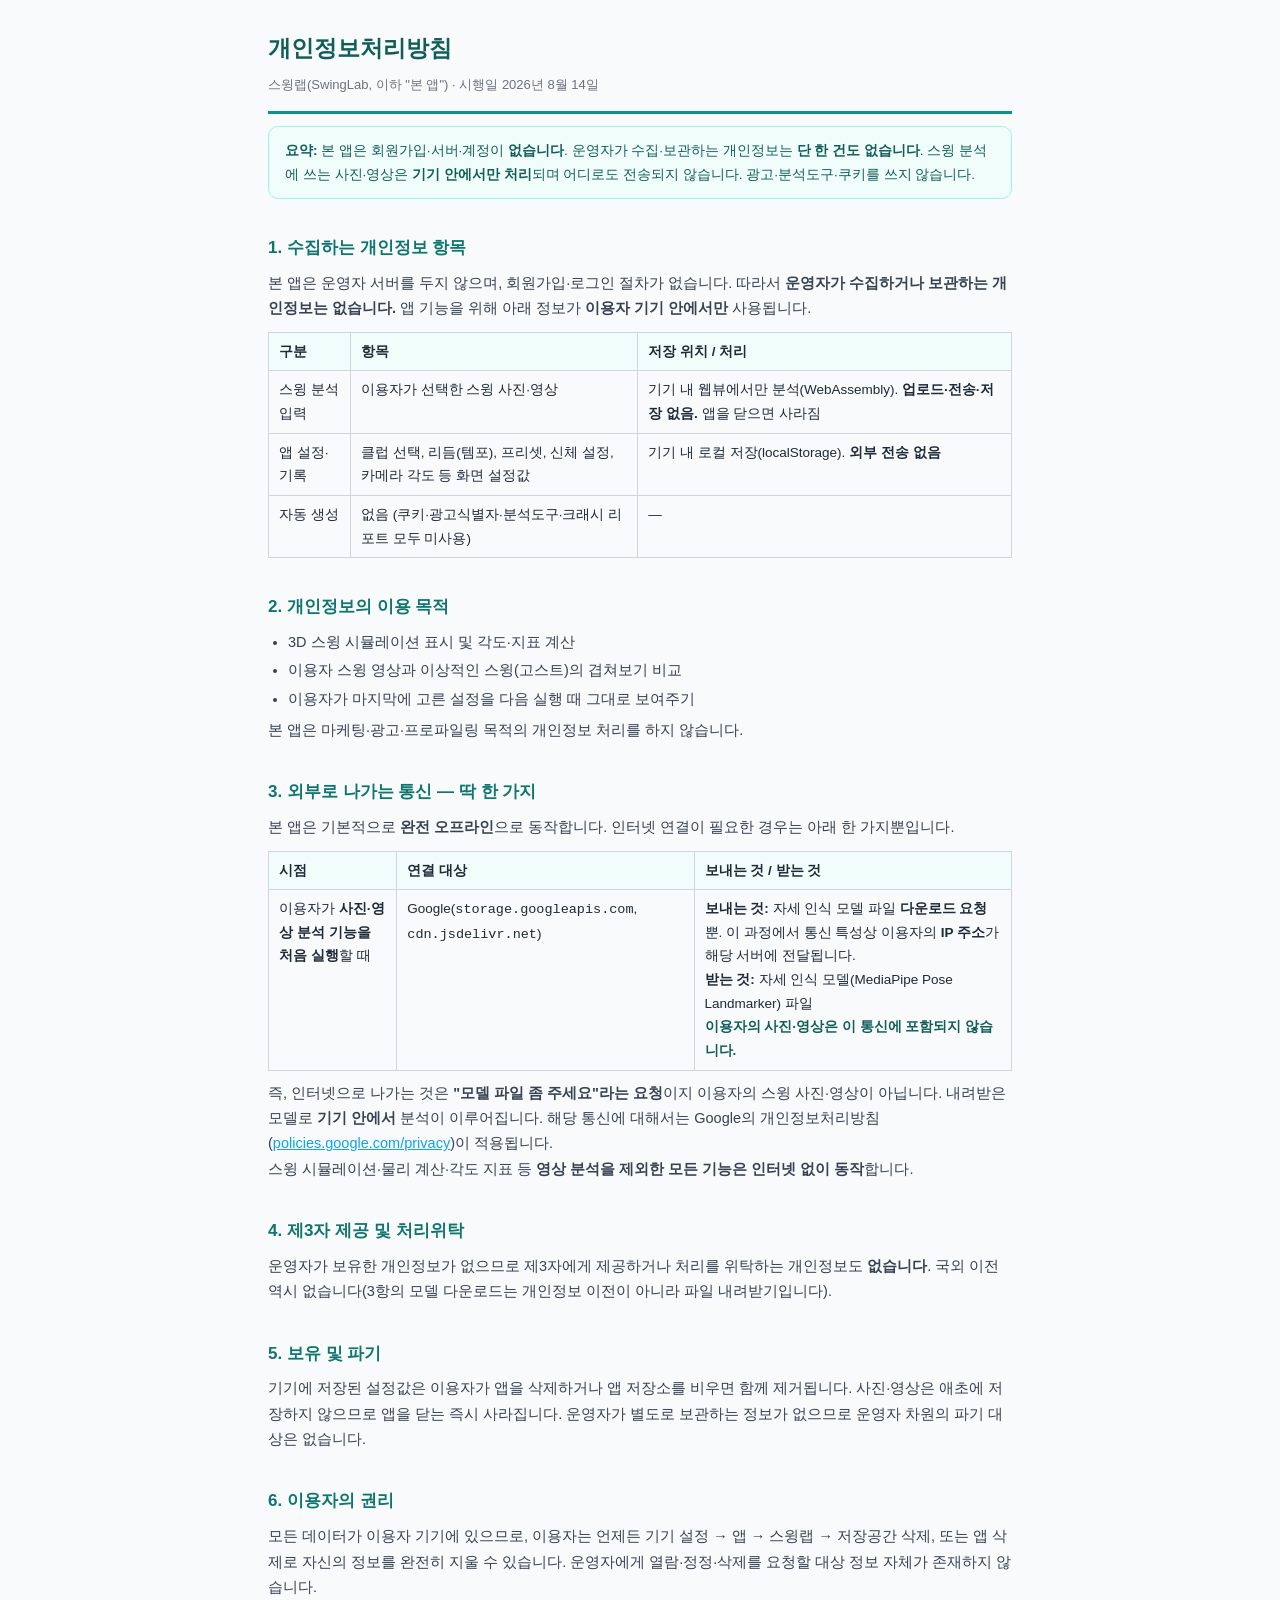
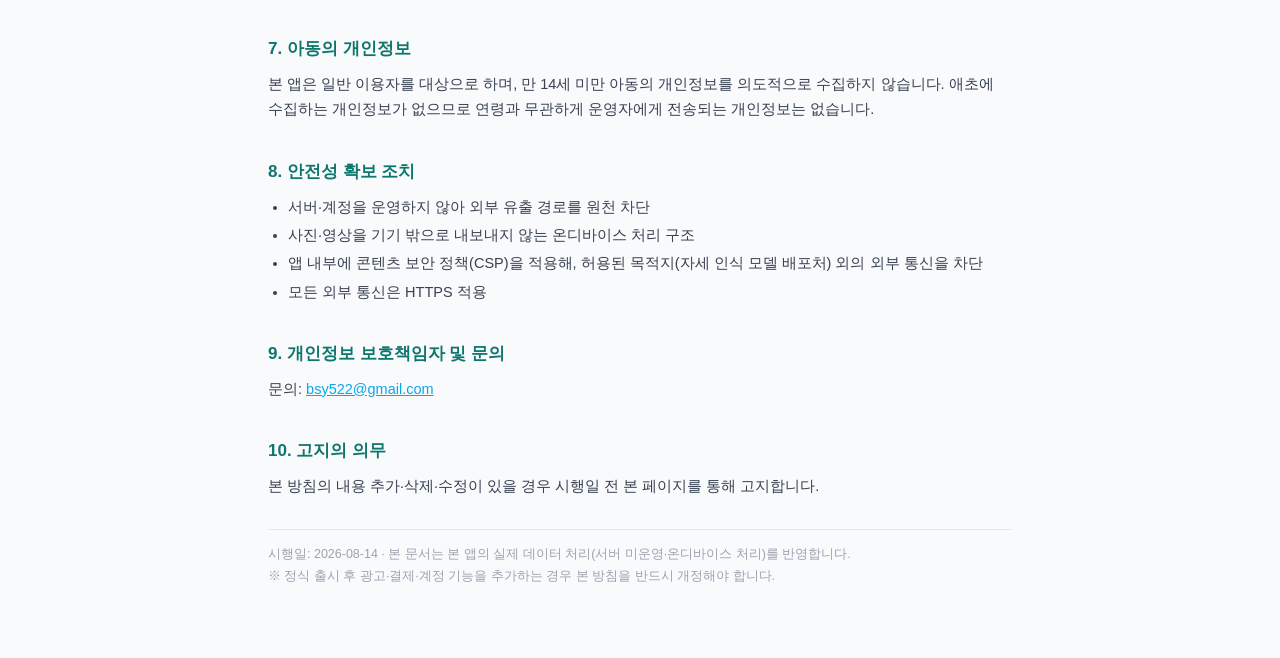
<file: swinglab/privacy.html>
<!DOCTYPE html><html lang="ko"><head>
<meta charset="UTF-8"><meta name="viewport" content="width=device-width,initial-scale=1">
<meta name="robots" content="index,follow">
<title>개인정보처리방침 — 스윙랩(SwingLab)</title>
<style>
*{box-sizing:border-box;margin:0;padding:0}
body{font-family:'Pretendard','Malgun Gothic',-apple-system,sans-serif;color:#1f2937;line-height:1.75;background:#f8fafc}
.wrap{max-width:780px;margin:0 auto;padding:28px 18px 70px}
header{border-bottom:3px solid #0d9488;padding-bottom:14px;margin-bottom:8px}
h1{font-size:23px;color:#115e59}
.meta{font-size:13px;color:#6b7280;margin-top:6px}
h2{font-size:17px;color:#0f766e;margin:26px 0 8px;padding-top:8px}
p,li{font-size:14.5px;color:#374151}
ul{margin:6px 0 6px 20px}li{margin:3px 0}
.box{background:#f0fdfa;border:1px solid #99f6e4;border-radius:10px;padding:12px 16px;font-size:13.5px;color:#115e59;margin:12px 0}
table{width:100%;border-collapse:collapse;margin:10px 0;font-size:13.5px}
th,td{border:1px solid #d1d5db;padding:7px 10px;text-align:left;vertical-align:top}
th{background:#f0fdfa}
footer{margin-top:30px;padding-top:14px;border-top:1px solid #e5e7eb;font-size:12.5px;color:#9ca3af}
a{color:#0ea5e9}
b.hl{color:#115e59}
</style></head><body><div class="wrap">
<header>
<h1>개인정보처리방침</h1>
<div class="meta">스윙랩(SwingLab, 이하 "본 앱") · 시행일 2026년 8월 14일</div>
</header>

<div class="box"><b>요약:</b> 본 앱은 회원가입·서버·계정이 <b class="hl">없습니다</b>. 운영자가 수집·보관하는 개인정보는 <b class="hl">단 한 건도 없습니다</b>. 스윙 분석에 쓰는 사진·영상은 <b class="hl">기기 안에서만 처리</b>되며 어디로도 전송되지 않습니다. 광고·분석도구·쿠키를 쓰지 않습니다.</div>

<h2>1. 수집하는 개인정보 항목</h2>
<p>본 앱은 운영자 서버를 두지 않으며, 회원가입·로그인 절차가 없습니다. 따라서 <b>운영자가 수집하거나 보관하는 개인정보는 없습니다.</b> 앱 기능을 위해 아래 정보가 <b>이용자 기기 안에서만</b> 사용됩니다.</p>
<table>
<tr><th>구분</th><th>항목</th><th>저장 위치 / 처리</th></tr>
<tr><td>스윙 분석 입력</td><td>이용자가 선택한 스윙 사진·영상</td><td>기기 내 웹뷰에서만 분석(WebAssembly). <b>업로드·전송·저장 없음.</b> 앱을 닫으면 사라짐</td></tr>
<tr><td>앱 설정·기록</td><td>클럽 선택, 리듬(템포), 프리셋, 신체 설정, 카메라 각도 등 화면 설정값</td><td>기기 내 로컬 저장(localStorage). <b>외부 전송 없음</b></td></tr>
<tr><td>자동 생성</td><td>없음 (쿠키·광고식별자·분석도구·크래시 리포트 모두 미사용)</td><td>—</td></tr>
</table>

<h2>2. 개인정보의 이용 목적</h2>
<ul>
<li>3D 스윙 시뮬레이션 표시 및 각도·지표 계산</li>
<li>이용자 스윙 영상과 이상적인 스윙(고스트)의 겹쳐보기 비교</li>
<li>이용자가 마지막에 고른 설정을 다음 실행 때 그대로 보여주기</li>
</ul>
<p>본 앱은 마케팅·광고·프로파일링 목적의 개인정보 처리를 하지 않습니다.</p>

<h2>3. 외부로 나가는 통신 — 딱 한 가지</h2>
<p>본 앱은 기본적으로 <b>완전 오프라인</b>으로 동작합니다. 인터넷 연결이 필요한 경우는 아래 한 가지뿐입니다.</p>
<table>
<tr><th>시점</th><th>연결 대상</th><th>보내는 것 / 받는 것</th></tr>
<tr><td>이용자가 <b>사진·영상 분석 기능을 처음 실행</b>할 때</td><td>Google(<code>storage.googleapis.com</code>, <code>cdn.jsdelivr.net</code>)</td><td><b>보내는 것:</b> 자세 인식 모델 파일 <b>다운로드 요청</b>뿐. 이 과정에서 통신 특성상 이용자의 <b>IP 주소</b>가 해당 서버에 전달됩니다.<br><b>받는 것:</b> 자세 인식 모델(MediaPipe Pose Landmarker) 파일<br><b class="hl">이용자의 사진·영상은 이 통신에 포함되지 않습니다.</b></td></tr>
</table>
<p>즉, 인터넷으로 나가는 것은 <b>"모델 파일 좀 주세요"라는 요청</b>이지 이용자의 스윙 사진·영상이 아닙니다. 내려받은 모델로 <b>기기 안에서</b> 분석이 이루어집니다. 해당 통신에 대해서는 Google의 개인정보처리방침(<a href="https://policies.google.com/privacy">policies.google.com/privacy</a>)이 적용됩니다.</p>
<p>스윙 시뮬레이션·물리 계산·각도 지표 등 <b>영상 분석을 제외한 모든 기능은 인터넷 없이 동작</b>합니다.</p>

<h2>4. 제3자 제공 및 처리위탁</h2>
<p>운영자가 보유한 개인정보가 없으므로 제3자에게 제공하거나 처리를 위탁하는 개인정보도 <b>없습니다</b>. 국외 이전 역시 없습니다(3항의 모델 다운로드는 개인정보 이전이 아니라 파일 내려받기입니다).</p>

<h2>5. 보유 및 파기</h2>
<p>기기에 저장된 설정값은 이용자가 앱을 삭제하거나 앱 저장소를 비우면 함께 제거됩니다. 사진·영상은 애초에 저장하지 않으므로 앱을 닫는 즉시 사라집니다. 운영자가 별도로 보관하는 정보가 없으므로 운영자 차원의 파기 대상은 없습니다.</p>

<h2>6. 이용자의 권리</h2>
<p>모든 데이터가 이용자 기기에 있으므로, 이용자는 언제든 기기 설정 → 앱 → 스윙랩 → 저장공간 삭제, 또는 앱 삭제로 자신의 정보를 완전히 지울 수 있습니다. 운영자에게 열람·정정·삭제를 요청할 대상 정보 자체가 존재하지 않습니다.</p>

<h2>7. 아동의 개인정보</h2>
<p>본 앱은 일반 이용자를 대상으로 하며, 만 14세 미만 아동의 개인정보를 의도적으로 수집하지 않습니다. 애초에 수집하는 개인정보가 없으므로 연령과 무관하게 운영자에게 전송되는 개인정보는 없습니다.</p>

<h2>8. 안전성 확보 조치</h2>
<ul>
<li>서버·계정을 운영하지 않아 외부 유출 경로를 원천 차단</li>
<li>사진·영상을 기기 밖으로 내보내지 않는 온디바이스 처리 구조</li>
<li>앱 내부에 콘텐츠 보안 정책(CSP)을 적용해, 허용된 목적지(자세 인식 모델 배포처) 외의 외부 통신을 차단</li>
<li>모든 외부 통신은 HTTPS 적용</li>
</ul>

<h2>9. 개인정보 보호책임자 및 문의</h2>
<p>문의: <a href="mailto:bsy522@gmail.com">bsy522@gmail.com</a></p>

<h2>10. 고지의 의무</h2>
<p>본 방침의 내용 추가·삭제·수정이 있을 경우 시행일 전 본 페이지를 통해 고지합니다.</p>

<footer>
시행일: 2026-08-14 · 본 문서는 본 앱의 실제 데이터 처리(서버 미운영·온디바이스 처리)를 반영합니다.<br>
※ 정식 출시 후 광고·결제·계정 기능을 추가하는 경우 본 방침을 반드시 개정해야 합니다.
</footer>
</div></body></html>
</file>
<file: korean-heroes/js-v8/ui/styles.css>
/* js-v8/ui/styles.css
   한국사 영웅전 v8 · 공용 UI 스타일
   폰트: Noto Serif KR (강제)
   팔레트: 배경 #0a0a14 / 금색 #FFD700 / 황토 #C4956A / 갈색 #8B6B3D / HP녹 #4a2 / HP적 #a22
*/

@import url('https://fonts.googleapis.com/css2?family=Noto+Serif+KR:wght@400;600;900&display=swap');

:root {
  --v8-bg: #0a0a14;
  --v8-bg2: #141428;
  --v8-bg3: #1a1428;
  --v8-gold: #FFD700;
  --v8-gold-dim: #C4956A;
  --v8-brown: #8B6B3D;
  --v8-brown-dk: #5a4320;
  --v8-text: #f0e6d0;
  --v8-text-dim: #b8a888;
  --v8-hp-green: #4a2;
  --v8-hp-red: #a22;
  --v8-mp-blue: #46a;
  --v8-xp-yellow: #e8c14a;
  --v8-border: #8B6B3D;
  --v8-overlay: rgba(10, 10, 20, 0.85);
  --v8-attack: #c44;
  --v8-skill: #5a9;
  --v8-item: #6b5;
  --v8-wait: #888;
}

/* v8- prefix 요소 전체에 Noto Serif KR 강제 */
[id^="v8-"], [id^="v8-"] * {
  font-family: 'Noto Serif KR', serif !important;
  box-sizing: border-box;
}

/* ─────────── HUD ─────────── */

#v8-hud {
  position: fixed;
  inset: 0;
  pointer-events: none;
  z-index: 100;
}

#v8-hud-top {
  position: absolute;
  top: 0; left: 0; right: 0;
  /* ★ 재감사 R7: 글자확대 150%에서 내용이 44px 밖으로 흘러나왔다.
     높이를 고정하지 않고 최소 높이만 두어 두 줄까지 자연스럽게 늘어나게 한다. */
  height: auto;
  min-height: 44px;
  display: flex;
  align-items: center;
  justify-content: space-between;
  flex-wrap: wrap;
  row-gap: 2px;
  padding: 3px 12px;
  background: linear-gradient(to bottom, rgba(10,10,20,0.85), rgba(10,10,20,0.2));
  color: var(--v8-gold);
  font-size: 14px;
  pointer-events: auto;
  border-bottom: 1px solid var(--v8-gold-dim);
}

#v8-hud-top .v8-slot {
  display: flex; align-items: center; gap: 10px;
}
/* 왼쪽(턴·병력·목표·위치)만 줄바꿈하고, 오른쪽(날씨·설정)은 항상 우측 상단에 붙인다.
   ★ 재감사 R7 후속: 글자확대나 긴 목표 문구에서 설정 버튼이 2번째 줄 왼쪽으로
   밀려 내려가던 문제. */
#v8-hud-top { position: absolute; }
#v8-hud-top .v8-slot:first-child { flex: 1 1 auto; min-width: 0; padding-right: 78px; }
/* 날씨·설정은 줄바꿈에 휩쓸리지 않게 바 우측 상단에 고정 */
#v8-hud-top .v8-slot:last-child {
  position: absolute; right: 10px; top: 4px;
  flex: 0 0 auto;
}

#v8-hud-top .v8-turn {
  font-weight: 600;
}

#v8-hud-top .v8-weather {
  font-size: 18px;
}

#v8-btn-settings, #v8-cam-toggle {
  background: var(--v8-brown-dk);
  color: var(--v8-gold);
  border: 1px solid var(--v8-gold-dim);
  padding: 4px 10px;
  border-radius: 4px;
  font-size: 13px;
  cursor: pointer;
  transition: background 0.15s;
  font-family: inherit;
}
#v8-btn-settings:hover, #v8-cam-toggle:hover {
  background: var(--v8-brown);
}

#v8-cam-dropdown {
  position: absolute;
  top: 42px;
  right: 14px;
  background: var(--v8-bg2);
  border: 1px solid var(--v8-gold-dim);
  border-radius: 4px;
  padding: 4px 0;
  display: none;
  min-width: 140px;
  pointer-events: auto;
}
#v8-cam-dropdown.v8-open { display: block; }
#v8-cam-dropdown .v8-cam-item {
  padding: 8px 14px;
  color: var(--v8-text);
  cursor: pointer;
  font-size: 13px;
}
#v8-cam-dropdown .v8-cam-item:hover {
  background: var(--v8-brown-dk);
  color: var(--v8-gold);
}
#v8-cam-dropdown .v8-cam-item.v8-active {
  color: var(--v8-gold);
  font-weight: 600;
}

/* 미니맵 */
#v8-minimap {
  position: absolute;
  top: calc(var(--v8-topbar-h, 44px) + 60px);
  right: 14px;
  width: 80px; height: 80px;
  background: rgba(10,10,20,0.75);
  border: 1px solid var(--v8-gold-dim);
  border-radius: 4px;
  pointer-events: none;
}

/* 유닛 패널 (하단) */
#v8-unit-panel {
  position: absolute;
  left: 0; right: 0; bottom: 0;
  padding: 12px 16px;
  background: linear-gradient(to top, rgba(10,10,20,0.95), rgba(10,10,20,0.3));
  border-top: 1px solid var(--v8-gold-dim);
  color: var(--v8-text);
  display: none;
  pointer-events: auto;
  animation: v8-slideUp 0.3s ease-out;
}
#v8-unit-panel.v8-visible { display: block; }

.v8-unit-head {
  display: flex; align-items: center; gap: 10px;
  margin-bottom: 6px;
}
.v8-unit-portrait {
  width: 36px; height: 36px;
  display: flex; align-items: center; justify-content: center;
  background: var(--v8-brown-dk);
  border: 1px solid var(--v8-gold-dim);
  border-radius: 50%;
  font-size: 22px;
}
.v8-unit-name {
  font-size: 16px; font-weight: 600; color: var(--v8-gold);
}
.v8-unit-lv {
  font-size: 13px; color: var(--v8-gold-dim);
}

.v8-bars { display: flex; flex-direction: column; gap: 3px; max-width: 520px; }
.v8-bar {
  display: flex; align-items: center; gap: 6px;
  font-size: 11px;
}
.v8-bar-label { width: 32px; color: var(--v8-text-dim); }
.v8-bar-track {
  flex: 1;
  height: 10px;
  background: rgba(0,0,0,0.5);
  border: 1px solid var(--v8-brown-dk);
  border-radius: 2px;
  overflow: hidden;
}
.v8-bar-fill { height: 100%; transition: width 0.3s; }
.v8-bar-fill.hp-full { background: var(--v8-hp-green); }
.v8-bar-fill.hp-low { background: var(--v8-hp-red); }
.v8-bar-fill.mp { background: var(--v8-mp-blue); }
.v8-bar-fill.xp { background: var(--v8-xp-yellow); }
.v8-bar-val { width: 60px; text-align: right; color: var(--v8-text-dim); }

.v8-actions {
  display: flex; gap: 6px; margin-top: 10px; flex-wrap: wrap;
}
.v8-action-btn {
  flex: 1; min-width: 72px;
  padding: 10px 12px;
  color: #fff;
  border: 1px solid rgba(255,215,0,0.3);
  border-radius: 4px;
  font-size: 14px;
  cursor: pointer;
  transition: transform 0.1s, filter 0.15s;
  font-family: inherit;
}
.v8-action-btn:hover { filter: brightness(1.15); }
.v8-action-btn:active { transform: translateY(1px); }
.v8-action-btn:disabled { opacity: 0.4; cursor: default; }
.v8-action-btn.v8-atk { background: var(--v8-attack); }
.v8-action-btn.v8-skl { background: var(--v8-skill); }
.v8-action-btn.v8-itm { background: var(--v8-item); }
.v8-action-btn.v8-wait { background: var(--v8-wait); }

/* ─────────── Dialogue ─────────── */

#v8-dialogue {
  position: fixed;
  left: 0; right: 0; bottom: 0;
  height: 22%;
  min-height: 140px;
  max-height: 220px;
  background: rgba(10, 10, 20, 0.92);
  border-top: 2px solid var(--v8-gold);
  box-shadow: 0 -4px 14px rgba(255,215,0,0.12);
  display: none;
  z-index: 200;
  color: var(--v8-text);
  cursor: pointer;
  padding: 14px 20px 20px;
  animation: v8-fadeIn 0.3s ease-out;
}
#v8-dialogue.v8-visible { display: block; }

.v8-dlg-head {
  display: flex; align-items: center; gap: 10px;
  margin-bottom: 8px;
}
.v8-dlg-portrait {
  width: 40px; height: 40px;
  display: flex; align-items: center; justify-content: center;
  font-size: 24px;
  border-radius: 50%;
  border: 2px solid var(--v8-gold);
}
.v8-dlg-speaker {
  color: var(--v8-gold);
  font-size: 17px;
  font-weight: 600;
  text-shadow: 0 0 4px rgba(255,215,0,0.5);
}
.v8-dlg-text {
  font-size: 15px;
  line-height: 1.65;
  color: var(--v8-text);
  min-height: 3em;
}
.v8-dlg-next {
  position: absolute;
  right: 24px; bottom: 8px;
  color: var(--v8-gold);
  font-size: 13px;
  opacity: 0;
}
.v8-dlg-next.v8-ready {
  animation: v8-pulse 1.2s infinite;
}

/* ─────────── 공통 Overlay ─────────── */

.v8-overlay {
  position: fixed; inset: 0;
  background: var(--v8-overlay);
  z-index: 500;
  display: flex; align-items: center; justify-content: center;
  animation: v8-fadeIn 0.25s ease-out;
}

.v8-modal {
  background: var(--v8-bg2);
  color: var(--v8-text);
  border: 2px solid var(--v8-gold-dim);
  border-radius: 6px;
  padding: 24px 28px;
  min-width: 320px;
  max-width: 90vw;
  max-height: 90vh;
  overflow-y: auto;
  box-shadow: 0 6px 30px rgba(0,0,0,0.6), 0 0 0 1px rgba(255,215,0,0.2);
}
.v8-modal h2 {
  margin: 0 0 16px; color: var(--v8-gold);
  font-size: 22px; font-weight: 600;
  border-bottom: 1px solid var(--v8-brown-dk);
  padding-bottom: 10px;
}
.v8-modal h3 {
  margin: 14px 0 8px; color: var(--v8-gold-dim);
  font-size: 15px; font-weight: 600;
}

.v8-btn {
  padding: 8px 20px;
  background: var(--v8-brown-dk);
  color: var(--v8-gold);
  border: 1px solid var(--v8-gold-dim);
  border-radius: 4px;
  font-size: 14px;
  cursor: pointer;
  font-family: inherit;
  transition: background 0.15s;
}
.v8-btn:hover { background: var(--v8-brown); }
.v8-btn:active { transform: translateY(1px); }
.v8-btn.v8-primary {
  background: var(--v8-gold-dim); color: #1a1428;
  font-weight: 600;
}
.v8-btn.v8-primary:hover { background: var(--v8-gold); }

.v8-row-buttons {
  display: flex; gap: 10px; justify-content: flex-end;
  margin-top: 20px;
}

/* ─────────── Settings ─────────── */

#v8-settings .v8-settings-row {
  margin: 10px 0; display: flex; align-items: center; gap: 8px;
}
#v8-settings label { color: var(--v8-text); font-size: 14px; cursor: pointer; }
#v8-settings input[type="radio"], #v8-settings input[type="checkbox"] {
  accent-color: var(--v8-gold);
  width: 16px; height: 16px;
}
#v8-settings input[type="range"] {
  flex: 1; accent-color: var(--v8-gold);
}
#v8-settings .v8-vol-val {
  width: 44px; text-align: right; color: var(--v8-gold-dim); font-size: 13px;
}
#v8-settings select {
  background: var(--v8-bg3); color: var(--v8-text);
  border: 1px solid var(--v8-brown-dk);
  padding: 4px 8px; border-radius: 3px;
  font-family: inherit;
}

/* ─────────── Inventory ─────────── */

.v8-item-grid {
  display: grid;
  grid-template-columns: repeat(auto-fill, minmax(120px, 1fr));
  gap: 10px;
  margin: 14px 0;
}
.v8-item-card {
  background: var(--v8-bg3);
  border: 1px solid var(--v8-brown-dk);
  padding: 10px;
  border-radius: 4px;
  cursor: pointer;
  transition: border-color 0.15s, transform 0.1s;
}
.v8-item-card:hover {
  border-color: var(--v8-gold);
  transform: translateY(-2px);
}
.v8-item-icon { font-size: 28px; text-align: center; }
.v8-item-name { font-size: 13px; color: var(--v8-gold); text-align: center; margin-top: 4px; }
.v8-item-qty { font-size: 11px; color: var(--v8-text-dim); text-align: center; }
.v8-item-desc { font-size: 11px; color: var(--v8-text-dim); margin-top: 4px; }

/* ─────────── Victory/Defeat ─────────── */

.v8-result {
  text-align: center;
  padding: 20px;
}
.v8-result-title {
  font-size: 36px; color: var(--v8-gold);
  margin-bottom: 14px;
  text-shadow: 0 0 14px rgba(255,215,0,0.5);
  animation: v8-levelup 0.9s ease-out;
}
.v8-result-title.defeat {
  color: var(--v8-hp-red);
  text-shadow: 0 0 14px rgba(200,50,50,0.5);
}
.v8-xp-gain {
  margin: 16px 0;
  font-size: 14px;
}
.v8-xp-row {
  display: flex; justify-content: space-between;
  padding: 6px 10px;
  border-bottom: 1px solid var(--v8-brown-dk);
}
.v8-xp-row .v8-levelup {
  color: var(--v8-gold); font-weight: 600;
  animation: v8-pulse 1s infinite;
}

/* ─────────── Episode Select ─────────── */

.v8-episode-list {
  display: flex; flex-direction: column; gap: 10px;
  margin: 14px 0;
}
.v8-episode-card {
  background: var(--v8-bg3);
  border: 1px solid var(--v8-brown-dk);
  padding: 14px 18px;
  border-radius: 4px;
  cursor: pointer;
  transition: border-color 0.15s, transform 0.1s;
}
.v8-episode-card:hover {
  border-color: var(--v8-gold);
  transform: translateX(4px);
}
.v8-episode-card.v8-locked {
  opacity: 0.45; cursor: not-allowed;
}
.v8-episode-card.v8-locked:hover { transform: none; border-color: var(--v8-brown-dk); }
.v8-episode-title { color: var(--v8-gold); font-size: 16px; font-weight: 600; }
.v8-episode-subtitle { color: var(--v8-text-dim); font-size: 12px; margin-top: 3px; }

/* ─────────── Animations ─────────── */

@keyframes v8-fadeIn {
  from { opacity: 0; }
  to { opacity: 1; }
}

@keyframes v8-slideUp {
  from { transform: translateY(100%); opacity: 0; }
  to { transform: translateY(0); opacity: 1; }
}

@keyframes v8-pulse {
  0%, 100% { opacity: 0.5; }
  50% { opacity: 1; }
}

@keyframes v8-levelup {
  0% { transform: scale(0.5); opacity: 0; }
  60% { transform: scale(1.15); opacity: 1; }
  100% { transform: scale(1); opacity: 1; }
}

/* ─────────── 반응형 (모바일 ≤ 480px) ─────────── */

@media (max-width: 480px) {
  /* ★ 재감사 R7: 좁은 화면 오버라이드가 높이를 38px로 고정하고 있어,
     글자확대 130~150%에서 목표·위치 라벨이 바 밖으로 흘러나왔다. 최소높이로 바꾼다. */
  #v8-hud-top { height: auto; min-height: 38px; font-size: 12px; padding: 3px 8px; }
  #v8-hud-top .v8-slot { gap: 6px; }
  #v8-btn-settings, #v8-cam-toggle { padding: 3px 8px; font-size: 11px; }
  #v8-minimap { width: 60px; height: 60px; top: 100px; right: 8px; }

  #v8-unit-panel { padding: 8px 10px; }
  .v8-unit-portrait { width: 30px; height: 30px; font-size: 18px; }
  .v8-unit-name { font-size: 14px; }
  .v8-action-btn { font-size: 13px; padding: 8px 6px; min-width: 0; }

  #v8-dialogue {
    height: 26%;
    padding: 10px 14px 14px;
  }
  .v8-dlg-portrait { width: 32px; height: 32px; font-size: 18px; }
  .v8-dlg-speaker { font-size: 15px; }
  .v8-dlg-text { font-size: 13px; line-height: 1.55; }

  .v8-modal { min-width: 0; width: 92vw; padding: 16px 18px; }
  .v8-modal h2 { font-size: 18px; }
  .v8-result-title { font-size: 26px; }
  .v8-item-grid { grid-template-columns: repeat(auto-fill, minmax(96px, 1fr)); gap: 6px; }
}

/* 모바일 중형 (≤ 768px) */
@media (max-width: 768px) and (min-width: 481px) {
  #v8-unit-panel { padding: 10px 12px; }
  .v8-action-btn { padding: 9px 10px; font-size: 13px; }
}

/* 접근성: 포커스 아웃라인 */
.v8-action-btn:focus, .v8-btn:focus, #v8-btn-settings:focus, #v8-cam-toggle:focus {
  outline: 2px solid var(--v8-gold);
  outline-offset: 2px;
}

/* ═══════════ 2026-07-17 전면 개편: 씬 모드별 HUD ═══════════ */
/* 병력 카운터 스타일 */
#v8-ally-count .v8-cnt-ally  { color: #7ec8ff; font-style: normal; }
#v8-ally-count .v8-cnt-enemy { color: #ff8a7a; font-style: normal; }
#v8-ally-count i { color: #8a7a5a; font-style: normal; font-size: 11px; }
#v8-turn-side.v8-side-enemy { color: #ff8a7a; }
#v8-objective { color: #e8c14a; }
#v8-location { color: #ffd700; font-weight: 700; letter-spacing: 1px; }

/* 씬별 표시 제어 */
#v8-hud.v8-scene-dialogue #v8-hud-top,
#v8-hud.v8-scene-dialogue #v8-minimap,
#v8-hud.v8-scene-title #v8-hud-top,
#v8-hud.v8-scene-title #v8-minimap { display: none !important; }

#v8-hud.v8-scene-exploration #v8-turn-badge,
#v8-hud.v8-scene-exploration #v8-ally-count,
#v8-hud.v8-scene-exploration #v8-objective { display: none !important; }

#v8-hud.v8-scene-battle #v8-location { display: none !important; }

/* 마을(비전투)에서는 L/R 유닛 사이클 버튼 숨김 */
body:not(.v8-mode-battle) #v8-dpad-shoulder { display: none !important; }

/* ═══════════ 2026-08-31 품질감사 반영 ═══════════ */

/* ── (1) 한글 단어 중간 줄바꿈 방지 ──────────────────────────
   HUD·대사·오버레이의 한국어 텍스트가 "아 / 군 턴", "환 / 인의 마을"처럼
   음절 단위로 쪼개지던 문제. 어절 단위(keep-all)로 끊고, 한 어절이 폭을
   넘길 때만 강제 줄바꿈(overflow-wrap)한다. */
#v8-hud-top, #v8-hud-top *,
#v8-turn-badge, #v8-turn-side, #v8-objective, #v8-location,
#v8-ally-count, #v8-ally-count *,
#v8-unit-panel, #v8-unit-panel *,
#v8-dialogue, #v8-dialogue *,
#v8-turn-banner, #v8-ep-preview, #v8-ep-preview *,
#v8-cinematic, #v8-cinematic *,
#v8-action-queue, #v8-action-queue *,
.v8-modal, .v8-modal * {
  word-break: keep-all;
  overflow-wrap: break-word;
}

/* 상단 바는 한 줄 고정 — 넘치면 말줄임 */
#v8-hud-top .v8-slot { min-width: 0; }
/* 글자확대에서도 잘리지 않게 — 폭은 제한하되 높이는 내용에 맡긴다 (재감사 R7) */
#v8-location {
  max-width: 36vw;
  line-height: 1.15;
}
#v8-objective {
  max-width: 58vw;
  line-height: 1.15;
  font-size: 12.5px;
}
#v8-hud-top .v8-slot { flex-wrap: wrap; row-gap: 1px; }
#v8-turn-badge, #v8-ally-count { white-space: nowrap; }

/* ── (2) 마을(탐험) 씬: 전투용 '대기'(턴 종료) 버튼 숨김 ────────
   탐험 중인데 전투 턴종료 버튼이 하단 중앙에 남아 있던 문제. */
body.v8-mode-town #v8-dpad-menu { display: none !important; }
#v8-hud.v8-scene-exploration #v8-objective { display: inline !important; }
#v8-hud.v8-scene-exploration #v8-objective:empty { display: none !important; }

/* ── (3) 대화창 — 고정 높이로 생기던 하단 빈 공간 제거 ──────── */
#v8-dialogue {
  height: auto;
  min-height: 0;
  max-height: 42vh;
  padding-bottom: 26px;
}
.v8-dlg-text { min-height: 2.6em; }
@media (max-width: 720px) {
  #v8-dialogue { padding: 12px 16px 24px; }
  .v8-dlg-text { font-size: 14.5px; min-height: 2.4em; }
  .v8-dlg-portrait { width: 34px; height: 34px; font-size: 20px; }
  .v8-dlg-speaker { font-size: 15px; }
}
/* 화자 칩에 실제 초상이 들어갈 때 — 이모지 대신 이미지/SVG를 꽉 채움 */
.v8-dlg-portrait { overflow: hidden; padding: 0; }
.v8-dlg-portrait img, .v8-dlg-portrait svg {
  width: 100%; height: 100%;
  object-fit: cover; object-position: 50% 16%;
  display: block;
}

/* ── (4) 전투 화면 공간 재배치 ──────────────────────────────
   좁은 화면에서 '행동 순서' 패널이 좌측을, A/B·대기 버튼이 중앙을 덮어
   실제 격자가 화면의 1/4밖에 안 보이던 문제(감사 싸구려 #8).
   · 행동 순서 → 상단 가로 띠(초상+HP만)
   · 유닛 패널 → 높이 축소
   · A/B·줌·대기 → 화면 하단 가장자리로 */
@media (max-width: 720px) {
  /* (행동 순서 가로 띠는 action_queue.js의 자체 style에서 정의 — 주입 순서상 그쪽이 이긴다) */

  /* 유닛 패널 다이어트 */
  #v8-unit-panel { padding: 8px 12px 10px; }
  #v8-unit-panel .v8-unit-head { margin-bottom: 4px; gap: 8px; }
  #v8-unit-panel .v8-unit-portrait { width: 30px; height: 30px; font-size: 18px; }
  #v8-unit-panel .v8-unit-name { font-size: 14px; }
  #v8-unit-panel .v8-unit-lv { font-size: 11px; }
  #v8-unit-panel .v8-bar { font-size: 10px; gap: 5px; }
  #v8-unit-panel .v8-bar-label { width: 22px; }
  #v8-unit-panel .v8-bar-track { height: 8px; }
  #v8-unit-panel .v8-bar-val { width: 46px; }
  #v8-unit-panel .v8-actions { margin-top: 7px; gap: 5px; }
  #v8-unit-panel .v8-action-btn { min-width: 0; padding: 8px 6px; font-size: 13px; }

  /* 조작 버튼을 격자 밖(화면 최하단)으로 */
  /* ★ 3차: 고정값(126px)이라 액션 버튼이 있는 패널(154px)과 28px 겹쳤다.
     패널 실제 높이(--v8-panel-h, hud.js가 실측해 내보냄) 위로 붙인다.
     패널이 닫혀 있으면 --v8-panel-h는 0이라 아래 :not(.v8-panel-open) 규칙이 맡는다. */
  body.v8-mode-battle #v8-dpad-ab {
    bottom: calc(var(--v8-panel-h, 154px) + 12px);
    width: 132px; height: 108px;
  }
  body.v8-mode-battle #v8-dpad-menu {
    bottom: calc(var(--v8-panel-h, 154px) + 18px);
    padding: 6px 16px;
  }
  #v8-dpad-ab .v8-dpad-ab-btn { width: 56px; height: 56px; font-size: 20px; }
  #v8-dpad-zoom .v8-dpad-zb { width: 40px; height: 40px; font-size: 20px; }
}

/* 유닛 패널이 닫혀 있는 동안엔 버튼을 화면 맨 아래로 — 격자 최대 확보.
   (v8-panel-open 클래스는 hud.js showUnitPanel/hideUnitPanel이 토글) */
body.v8-mode-battle:not(.v8-panel-open) #v8-dpad-ab   { bottom: 22px; }
body.v8-mode-battle:not(.v8-panel-open) #v8-dpad-menu { bottom: 30px; }
/* 줌 버튼은 전투 내내 좌측 상단 고정(index.html 규칙). 여기서 bottom을 주면
   top과 함께 걸려 세로로 늘어난다 — 건드리지 않는다. */

/* 전투 안내 보조 문구 */
#v8-first-turn-hint .v8-hint-key {
  color: #c9e8ff; font-size: 12px;
}

/* 날씨 아이콘 SVG */
#v8-weather { display: inline-flex; align-items: center; }
#v8-weather svg.v8-wx { width: 20px; height: 20px; display: block; fill: none; }


/* ═══════════ 2026-08-31 재감사(R1·R3·R4·R5) 반영 ═══════════ */

/* ── R1: 대사 표시 중에는 조작 UI를 화면에서 내린다 ─────────────
   전투 대사창의 68.9%를 조이스틱·A/B·[대기]가 덮었고, 크롬의 터치 보정이
   대사창 빈틈 탭을 [대기] 버튼으로 가져가 유닛 턴이 날아갔다.
   display:none으로 터치 대상 자체를 없애 흡수 가능성을 0으로 만든다. */
body.v8-dlg-open #v8-dpad-root,
body.v8-dlg-open #v8-unit-panel,
body.v8-dlg-open #v8-action-queue { display: none !important; }
#v8-dialogue { z-index: 260; }

/* ── R3: 대상 선택 바 — 페이즈와 화면을 일치시키고 항상 취소할 수 있게 ── */
#v8-target-bar {
  position: fixed;
  left: 50%; transform: translateX(-50%) translateY(10px);
  /* A/B 버튼 묶음(패널 열림 시 화면 하단 610px 지점)보다 위에 둔다 — 겹침 0 */
  bottom: 252px;
  z-index: 245;
  display: none;
  align-items: center;
  gap: 10px;
  padding: 7px 10px 7px 14px;
  background: linear-gradient(180deg, rgba(60,40,18,.95), rgba(20,12,4,.95));
  border: 2px solid #ffd700;
  border-radius: 20px;
  color: #ffe2a6;
  font-family: 'Noto Serif KR', serif;
  font-size: 13px;
  white-space: nowrap;
  word-break: keep-all;
  box-shadow: 0 4px 14px rgba(0,0,0,.55), 0 0 16px rgba(255,180,60,.25);
  pointer-events: auto;
  opacity: 0;
  transition: opacity .18s ease-out, transform .18s ease-out;
}
#v8-target-bar.v8-show {
  display: flex;
  opacity: 1;
  transform: translateX(-50%) translateY(0);
}
#v8-target-bar button {
  padding: 5px 14px;
  background: #5a3a1a;
  color: #ffd700;
  border: 1px solid #ffd700;
  border-radius: 14px;
  font-family: inherit;
  font-size: 13px;
  cursor: pointer;
}
#v8-target-bar button:active { background: #ffd700; color: #20100a; }
body.v8-dlg-open #v8-target-bar { display: none !important; }

/* ── R5: [대기]가 두 개 보이던 문제 — 유닛 패널에 대기 버튼이 있을 땐
       D-pad 알약을 감춘다 ───────────────────────────────────── */
body.v8-panel-open #v8-dpad-menu { display: none !important; }

/* R4(줌 버튼 겹침)은 index.html의 body.v8-mode-battle #v8-dpad-zoom 규칙에서
   전투 내내 좌측 상단으로 고정해 해결한다. */

/* 행동 순서 띠도 상단 바 실제 높이를 따라간다 (R7) */
@media (max-width: 720px) {
  #v8-action-queue { top: calc(var(--v8-topbar-h, 44px) + 2px); }
}

/* 아이템 아이콘 SVG */
.v8-item-icon svg { width: 32px; height: 32px; display: block; margin: 0 auto; }
.v8-modal h2 .v8-h2-icon {
  width: 22px; height: 22px;
  display: inline-block; vertical-align: -3px; margin-right: 4px;
}
</file>
<file: korean-heroes/js-v8/ui/cutin.css>
/* js-v8/ui/cutin.css — 전투 컷인 HTML 오버레이 스타일
 * 원본 korean-rpg-3d.html 컷인 UX (300/600/1500ms 타이밍) 이식.
 * z-index: 500 — HUD(보통 100~200) 위에서 렌더.
 */

#v8-cutin {
  position: fixed;
  inset: 0;
  z-index: 500;
  pointer-events: none;
  display: flex;
  align-items: center;
  justify-content: center;
  font-family: 'Noto Serif KR', serif;
  opacity: 1;
  transition: opacity .3s ease;
}
#v8-cutin.v8-cutin-hidden { display: none; }
#v8-cutin.v8-cutin-fadeout { opacity: 0; }

#v8-cutin .v8-cutin-bg {
  position: absolute;
  inset: 0;
  background: rgba(0, 0, 0, 0.7);
  backdrop-filter: blur(2px);
}

#v8-cutin .v8-cutin-left,
#v8-cutin .v8-cutin-right {
  position: relative;
  z-index: 2;
  display: flex;
  flex-direction: column;
  align-items: center;
  min-width: 140px;
  padding: 14px 18px;
  background: linear-gradient(180deg, rgba(30,20,10,0.88), rgba(10,8,20,0.92));
  border: 2px solid rgba(196, 149, 106, 0.6);
  border-radius: 10px;
  box-shadow: 0 6px 30px rgba(0,0,0,0.6);
  opacity: 0;
}

#v8-cutin .v8-cutin-left  { margin-right: 6vw; transform: translateX(-120%); }
#v8-cutin .v8-cutin-right { margin-left:  6vw; transform: translateX(120%); }

#v8-cutin .v8-cutin-portrait {
  font-size: 80px;
  line-height: 1;
  margin-bottom: 8px;
  filter: drop-shadow(0 2px 8px rgba(0,0,0,0.6));
}
/* SVG 컨테이너 모드 — 영걸전 톤 일러스트 */
#v8-cutin .v8-cutin-portrait.v8-cutin-portrait-svg {
  width: 140px;
  height: 196px;
  font-size: 0;
  padding: 0;
  border: 2px solid rgba(196,149,106,0.8);
  border-radius: 12px;
  box-shadow: 0 4px 16px rgba(0,0,0,0.7), inset 0 0 14px rgba(255,215,0,0.15);
  overflow: hidden;
  background: #0a0814;
}
#v8-cutin .v8-cutin-portrait.v8-cutin-portrait-svg svg {
  width: 100%;
  height: 100%;
  display: block;
}
#v8-cutin .v8-cutin-name {
  font-size: 24px;
  font-weight: 900;
  color: #FFD700;
  text-shadow: 0 2px 8px rgba(0,0,0,0.8);
  letter-spacing: 2px;
}
#v8-cutin .v8-cutin-info {
  font-size: 12px;
  color: #c4c0b4;
  margin-top: 4px;
  text-align: center;
}

#v8-cutin .v8-cutin-center {
  position: absolute;
  top: 12%;
  left: 50%;
  transform: translateX(-50%);
  z-index: 3;
  text-align: center;
}
#v8-cutin .v8-cutin-skill {
  font-size: 28px;
  font-weight: 900;
  color: var(--v8-elem-color, #ffffff);
  text-shadow: 0 0 12px var(--v8-elem-color, #ffffff), 0 2px 8px #000;
  letter-spacing: 3px;
  animation: v8-skill-pulse 0.8s ease-in-out infinite alternate;
}
#v8-cutin .v8-cutin-vs {
  font-size: 36px;
  color: #c4956a;
  margin-top: 6px;
  text-shadow: 0 0 16px #000;
}

#v8-cutin .v8-cutin-damage {
  position: absolute;
  bottom: 22%;
  left: 50%;
  transform: translateX(-50%) scale(0.5);
  opacity: 0;
  z-index: 4;
  text-align: center;
  pointer-events: none;
}
#v8-cutin .v8-dmg-value {
  display: inline-block;
  font-size: 48px;
  font-weight: 900;
  color: #ffffff;
  text-shadow: 0 0 18px var(--v8-elem-color, #ffffff), 0 4px 10px #000;
  letter-spacing: 2px;
}
#v8-cutin .v8-dmg-crit {
  display: none;
  margin-left: 14px;
  font-size: 22px;
  font-weight: 900;
  color: #ff3333;
  text-shadow: 0 0 12px #ff3333, 0 2px 6px #000;
  letter-spacing: 3px;
  vertical-align: middle;
}
#v8-cutin .v8-dmg-crit.v8-dmg-crit-on { display: inline-block; }

/* ── 애니메이션 ─────────────────────────────────── */

@keyframes v8-slide-in-left {
  0%   { opacity: 0; transform: translateX(-120%); }
  60%  { opacity: 1; transform: translateX(10%);  }
  100% { opacity: 1; transform: translateX(0);    }
}
@keyframes v8-slide-in-right {
  0%   { opacity: 0; transform: translateX(120%); }
  60%  { opacity: 1; transform: translateX(-10%); }
  100% { opacity: 1; transform: translateX(0);    }
}
#v8-cutin .v8-slide-in-left {
  animation: v8-slide-in-left 300ms cubic-bezier(.2,.9,.25,1.05) forwards;
}
#v8-cutin .v8-slide-in-right {
  animation: v8-slide-in-right 300ms cubic-bezier(.2,.9,.25,1.05) forwards;
}

@keyframes v8-shake {
  0%   { transform: translateX(0); }
  20%  { transform: translateX(-8px); }
  40%  { transform: translateX(8px); }
  60%  { transform: translateX(-6px); }
  80%  { transform: translateX(5px); }
  100% { transform: translateX(0); }
}
#v8-cutin .v8-shake {
  animation: v8-shake 120ms linear 0s 5;  /* 120ms x 5 = 600ms */
}

@keyframes v8-skill-pulse {
  0%   { transform: scale(1);    text-shadow: 0 0 8px var(--v8-elem-color, #ffffff), 0 2px 6px #000; }
  100% { transform: scale(1.08); text-shadow: 0 0 22px var(--v8-elem-color, #ffffff), 0 2px 6px #000; }
}

@keyframes v8-damage-pop {
  0%   { transform: translateX(-50%) scale(0.3); opacity: 0; }
  40%  { transform: translateX(-50%) scale(1.3); opacity: 1; }
  70%  { transform: translateX(-50%) scale(1.0); opacity: 1; }
  100% { transform: translateX(-50%) scale(1.0); opacity: 1; }
}
#v8-cutin .v8-cutin-damage.v8-dmg-pop {
  animation: v8-damage-pop 600ms cubic-bezier(.2,1.2,.4,1) forwards;
}

/* ── 모바일 반응형 ───────────────────────────────── */
@media (max-width: 640px) {
  #v8-cutin .v8-cutin-left,
  #v8-cutin .v8-cutin-right {
    min-width: 110px;
    padding: 10px 12px;
  }
  #v8-cutin .v8-cutin-portrait { font-size: 56px; }
  #v8-cutin .v8-cutin-portrait.v8-cutin-portrait-svg {
    width: 96px;
    height: 134px;
  }
  #v8-cutin .v8-cutin-name     { font-size: 18px; }
  #v8-cutin .v8-cutin-skill    { font-size: 20px; }
  #v8-cutin .v8-dmg-value      { font-size: 36px; }
  #v8-cutin .v8-cutin-left     { margin-right: 3vw; }
  #v8-cutin .v8-cutin-right    { margin-left:  3vw; }
}
</file>
